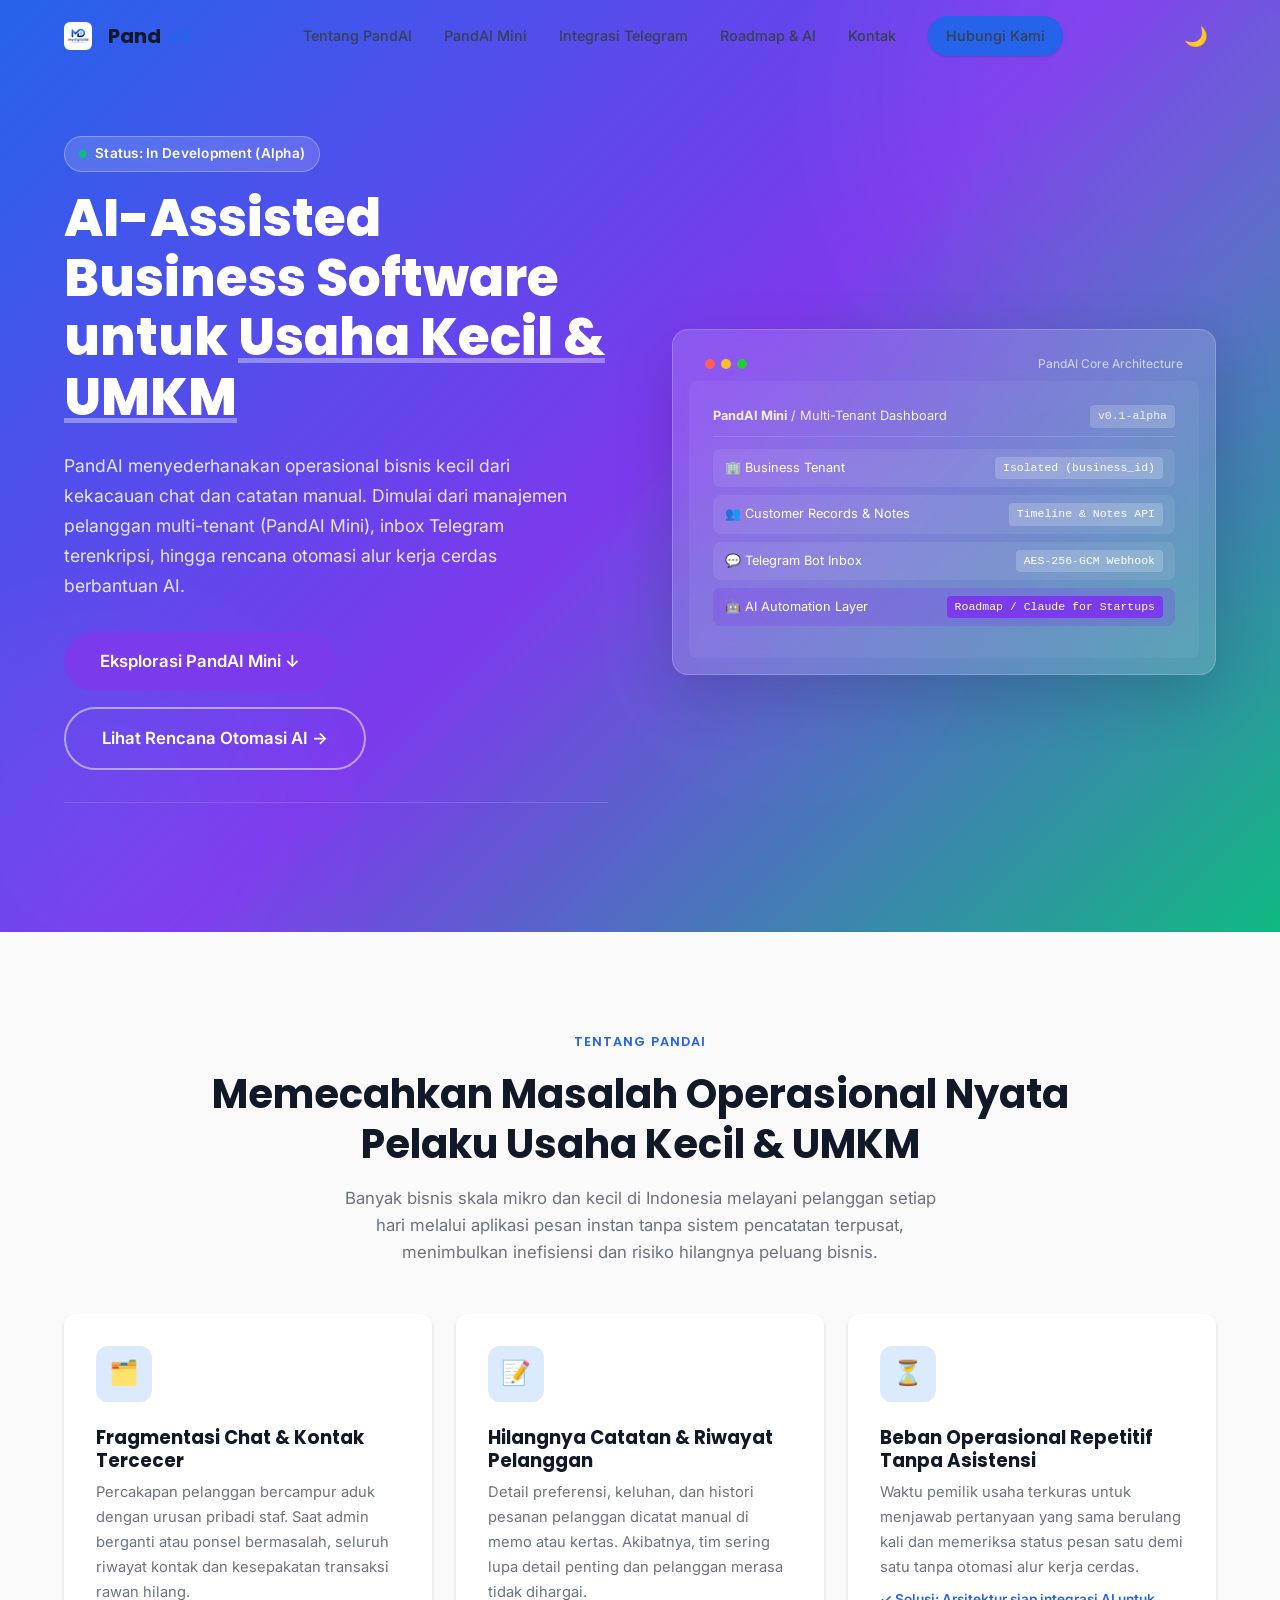
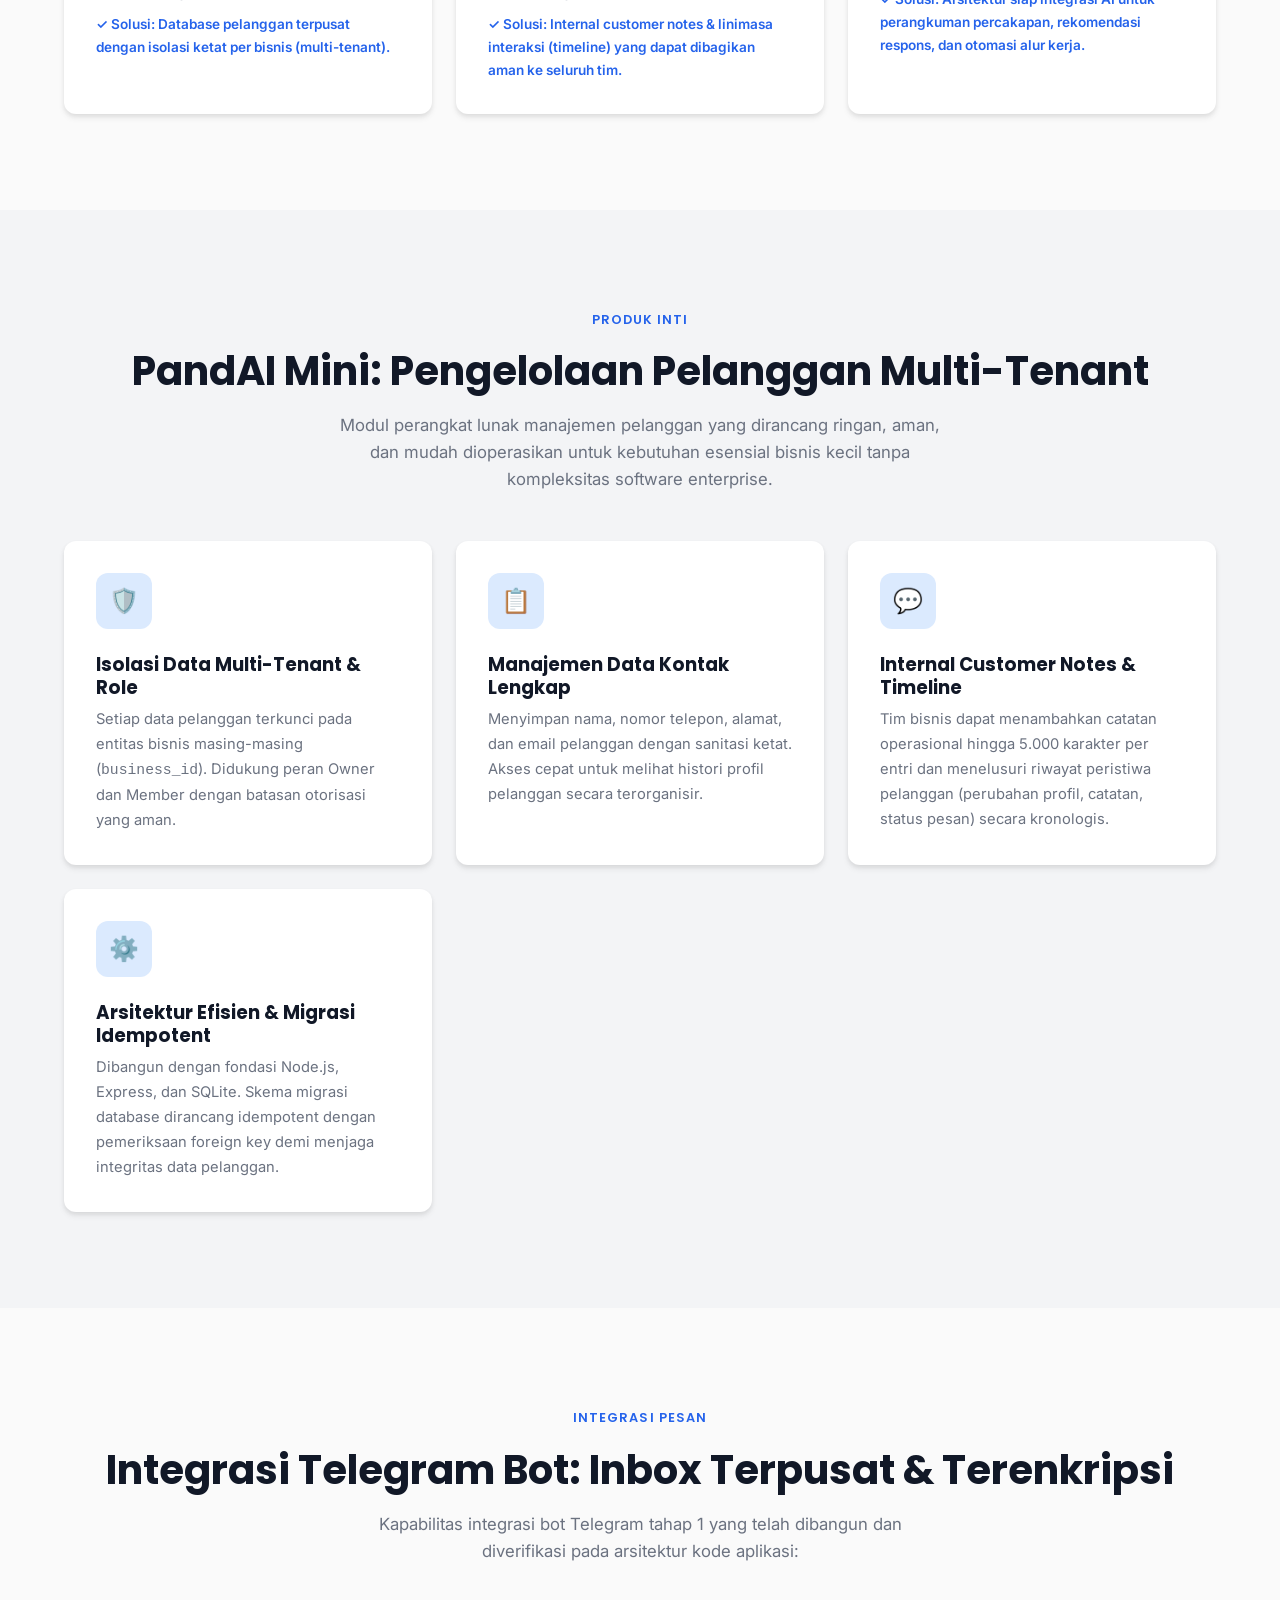
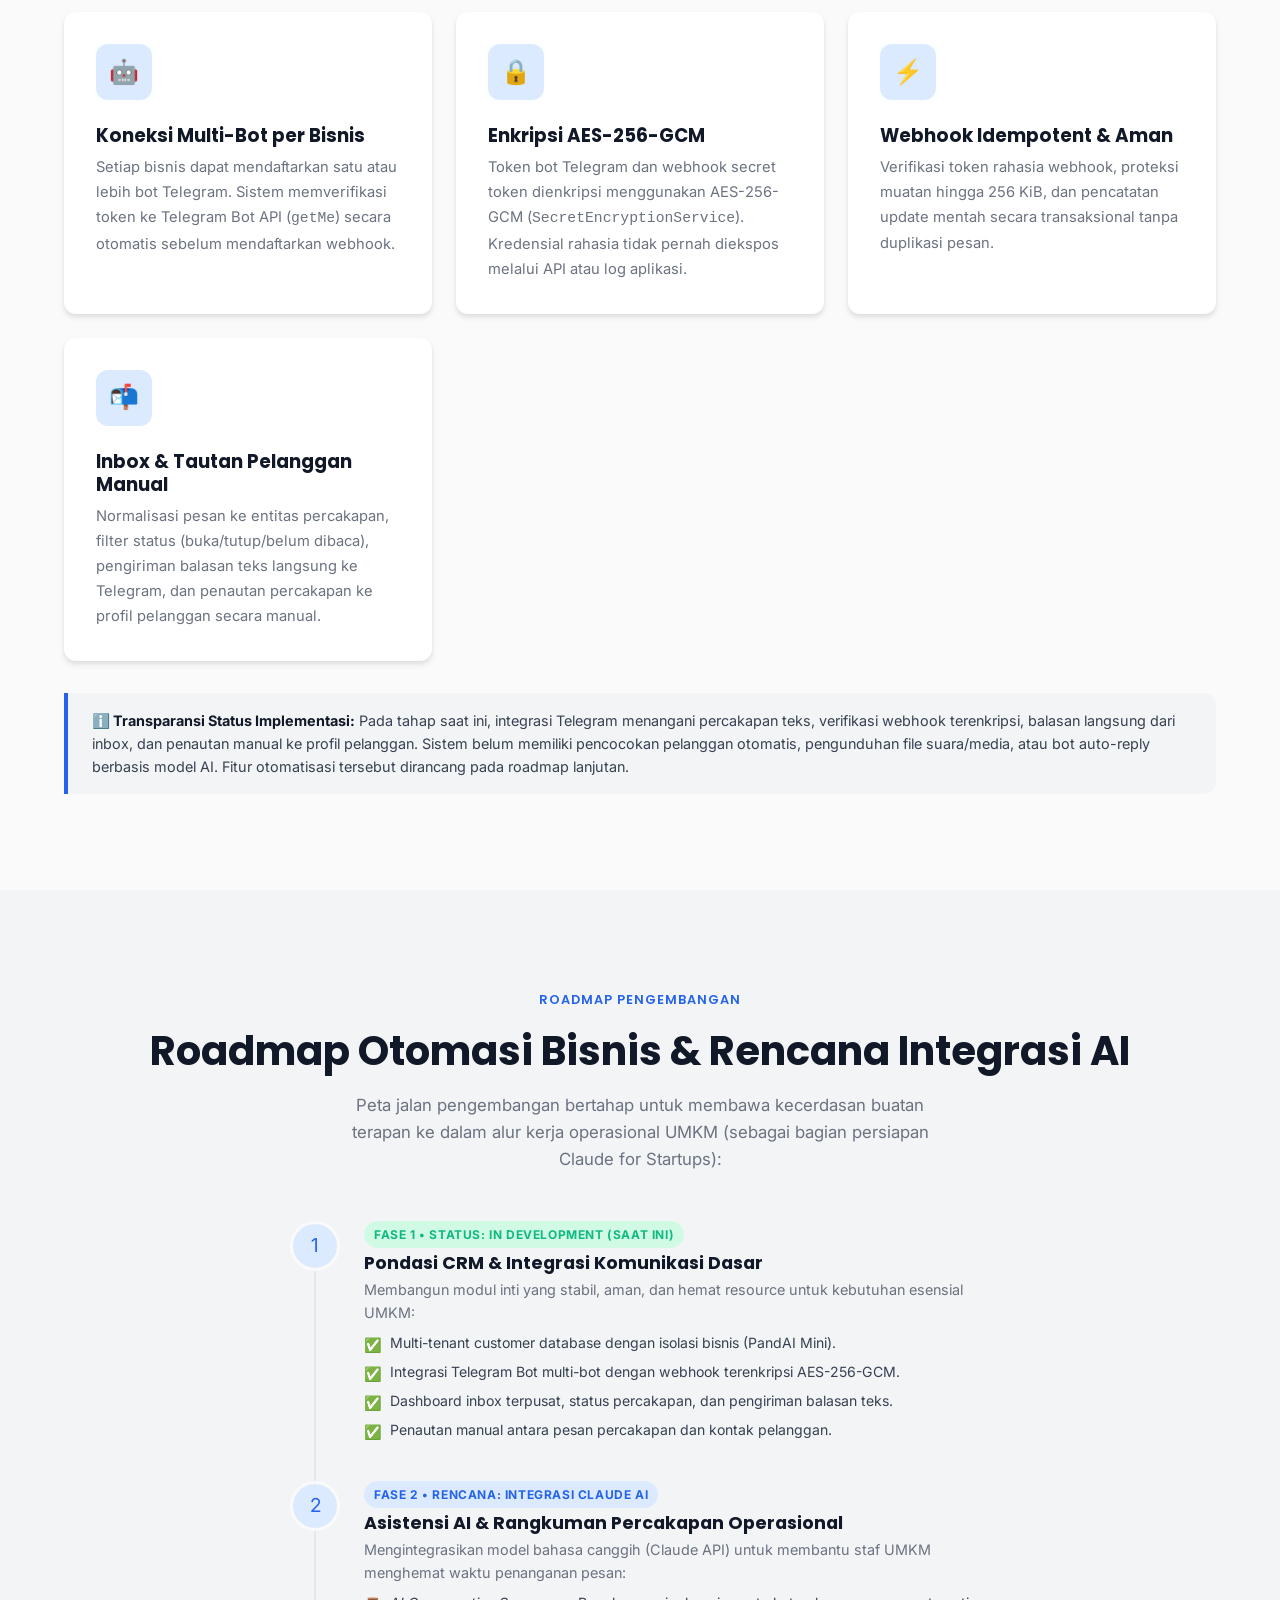
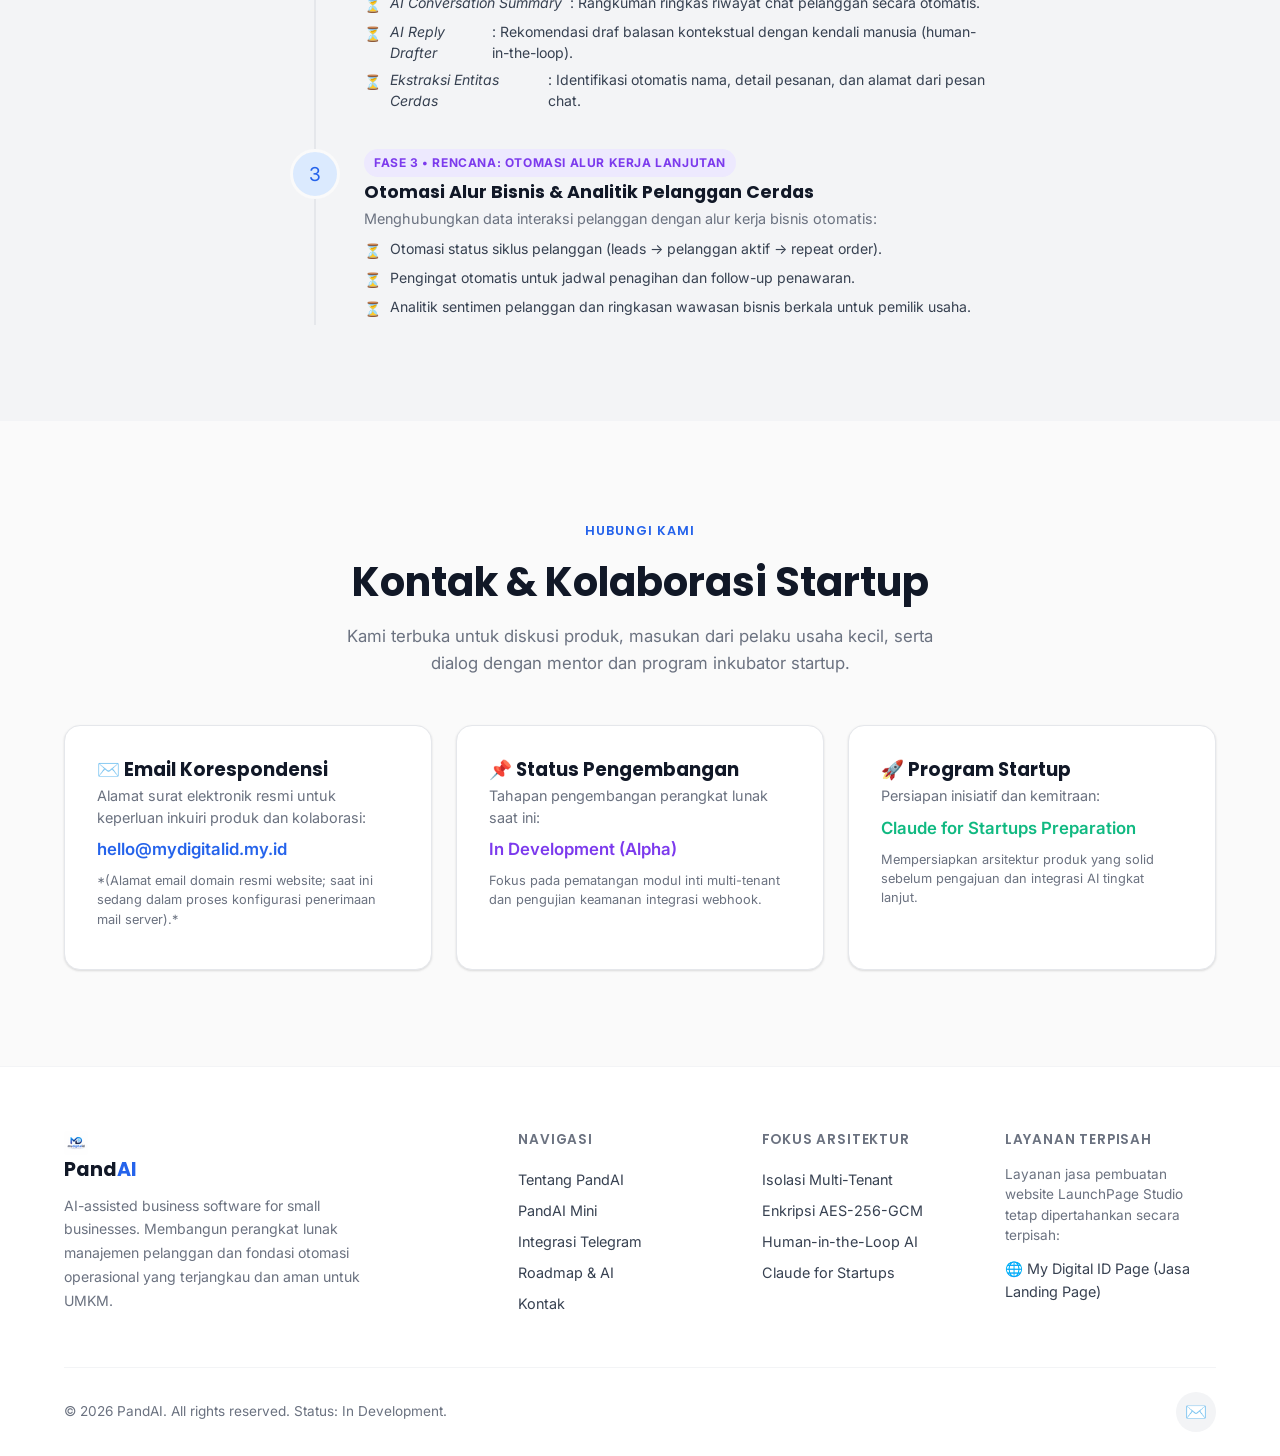
<file: index.html>
<!DOCTYPE html>
<html lang="id" data-theme="light">
<head>
  <meta charset="UTF-8">
  <meta name="viewport" content="width=device-width, initial-scale=1.0">
  <meta name="google-site-verification" content="jZ8ymO1F1xRS0G5hlgq2OsGdZnqHWou_9JCUnbBqZXY">
  <title>PandAI — AI-Assisted Business Software for Small Businesses</title>
  <meta name="description" content="PandAI adalah AI-assisted business software untuk UMKM: manajemen pelanggan terpadu (PandAI Mini), inbox integrasi Telegram terenkripsi, dan rencana otomasi bisnis cerdas. Status: In Development.">
  <meta name="keywords" content="PandAI, PandAI Mini, AI business software, CRM UMKM, manajemen pelanggan UMKM, otomasi bisnis, Telegram Bot CRM, software bisnis kecil">
  <meta name="author" content="PandAI Team">

  <!-- Favicon / Logo -->
  <link rel="icon" type="image/x-icon" href="/favicon.ico">
  <link rel="icon" type="image/png" sizes="32x32" href="/assets/favicon-32x32.png">
  <link rel="icon" type="image/png" sizes="192x192" href="/assets/favicon-192x192.png">
  <link rel="apple-touch-icon" sizes="180x180" href="/assets/apple-touch-icon.png">

  <!-- Open Graph -->
  <meta property="og:title" content="PandAI — AI-Assisted Business Software for Small Businesses">
  <meta property="og:description" content="Software manajemen pelanggan multi-tenant dan integrasi percakapan operasional untuk usaha kecil dan UMKM. Status: In Development.">
  <meta property="og:type" content="website">
  <meta property="og:url" content="https://mydigitalid.my.id">
  <meta property="og:image" content="https://mydigitalid.my.id/og-image.jpg">

  <!-- Twitter Card -->
  <meta name="twitter:card" content="summary_large_image">
  <meta name="twitter:title" content="PandAI — AI-Assisted Business Software for Small Businesses">
  <meta name="twitter:description" content="AI-assisted business software untuk UMKM: manajemen pelanggan multi-tenant, integrasi Telegram bot terenkripsi, dan roadmap otomasi bisnis.">

  <!-- Canonical -->
  <link rel="canonical" href="https://mydigitalid.my.id">

  <!-- Schema.org -->
  <script type="application/ld+json">
  {
    "@context": "https://schema.org",
    "@type": "SoftwareApplication",
    "name": "PandAI",
    "applicationCategory": "BusinessApplication",
    "operatingSystem": "Web, Cloud",
    "description": "AI-assisted business software for small businesses. Solusi manajemen pelanggan (PandAI Mini), integrasi Telegram bot, dan rencana otomasi bisnis.",
    "url": "https://mydigitalid.my.id",
    "offers": {
      "@type": "Offer",
      "price": "0",
      "priceCurrency": "IDR",
      "availability": "https://schema.org/PreOrder"
    },
    "creator": {
      "@type": "Organization",
      "name": "PandAI",
      "url": "https://mydigitalid.my.id",
      "email": "hello@mydigitalid.my.id"
    }
  }
  </script>

  <!-- Fonts -->
  <link rel="preconnect" href="https://fonts.googleapis.com">
  <link rel="preconnect" href="https://fonts.gstatic.com" crossorigin>
  <link href="https://fonts.googleapis.com/css2?family=Inter:wght@400;500;600;700&family=Poppins:wght@600;700;800&display=swap" rel="stylesheet">

  <!-- Styles -->
  <link rel="stylesheet" href="css/style.css">
</head>
<body>
  <!-- Scroll Progress -->
  <div id="scroll-progress"></div>

  <!-- Navigation -->
  <nav class="navbar" role="navigation" aria-label="Navigasi utama">
    <div class="container">
      <a href="#" class="nav-logo">
        <img src="/assets/logo-32.png" alt="PandAI Logo" style="width:28px;height:28px;vertical-align:middle;margin-right:8px;border-radius:6px">
        Pand<span>AI</span>
      </a>

      <ul class="nav-links">
        <li><a href="#tentang">Tentang PandAI</a></li>
        <li><a href="#pandai-mini">PandAI Mini</a></li>
        <li><a href="#telegram">Integrasi Telegram</a></li>
        <li><a href="#roadmap">Roadmap & AI</a></li>
        <li><a href="#kontak">Kontak</a></li>
        <li><a href="#kontak" class="btn btn-small btn-contained">Hubungi Kami</a></li>
      </ul>

      <div class="nav-actions">
        <button class="theme-toggle" aria-label="Ganti tema">🌙</button>
        <button class="hamburger" aria-label="Menu navigasi">
          <span></span>
          <span></span>
          <span></span>
        </button>
      </div>
    </div>
  </nav>

  <!-- Hero Section -->
  <section class="hero" id="home">
    <div class="hero-bg"></div>
    <div class="hero-blob hero-blob-1"></div>
    <div class="hero-blob hero-blob-2"></div>
    <div class="hero-blob hero-blob-3"></div>

    <div class="container">
      <div class="hero-content">
        <div class="hero-text fade-up">
          <div class="hero-status-badge">
            <span class="status-dot"></span> Status: In Development (Alpha)
          </div>
          <h1 class="hero-title">
            AI-Assisted Business Software<br>
            untuk <span style="text-decoration: underline; text-decoration-color: rgba(255,255,255,0.35);">Usaha Kecil & UMKM</span>
          </h1>
          <p class="hero-subtitle">
            PandAI menyederhanakan operasional bisnis kecil dari kekacauan chat dan catatan manual. Dimulai dari manajemen pelanggan multi-tenant (PandAI Mini), inbox Telegram terenkripsi, hingga rencana otomasi alur kerja cerdas berbantuan AI.
          </p>
          <div class="hero-actions">
            <a href="#pandai-mini" class="btn btn-secondary btn-large">
              Eksplorasi PandAI Mini ↓
            </a>
            <a href="#roadmap" class="btn btn-outlined btn-large">
              Lihat Rencana Otomasi AI →
            </a>
          </div>
          <div class="hero-indicators">
            <div class="indicator fade-up delay-300">
              <span class="icon">🏢</span>
              <span>Multi-Tenant CRM</span>
            </div>
            <div class="indicator fade-up delay-400">
              <span class="icon">🔐</span>
              <span>Enkripsi AES-256</span>
            </div>
            <div class="indicator fade-up delay-500">
              <span class="icon">🤖</span>
              <span>Persiapan AI</span>
            </div>
          </div>
        </div>

        <div class="hero-mockup hero-mockup-pandai fade-up delay-200">
          <div class="hero-mockup-inner">
            <div class="mockup-bar">
              <span class="mockup-dot" style="background:#FF5F56;"></span>
              <span class="mockup-dot" style="background:#FFBD2E;"></span>
              <span class="mockup-dot" style="background:#27C93F;"></span>
              <span style="font-size:0.75rem; color:rgba(255,255,255,0.7); margin-left:auto;">PandAI Core Architecture</span>
            </div>
            <div class="mockup-screen">
              <div class="mockup-ui">
                <div class="mockup-ui-header">
                  <span><strong>PandAI Mini</strong> / Multi-Tenant Dashboard</span>
                  <span class="mockup-ui-badge">v0.1-alpha</span>
                </div>
                <div class="mockup-ui-row">
                  <span>🏢 Business Tenant</span>
                  <span class="mockup-ui-badge">Isolated (business_id)</span>
                </div>
                <div class="mockup-ui-row">
                  <span>👥 Customer Records & Notes</span>
                  <span class="mockup-ui-badge">Timeline & Notes API</span>
                </div>
                <div class="mockup-ui-row">
                  <span>💬 Telegram Bot Inbox</span>
                  <span class="mockup-ui-badge">AES-256-GCM Webhook</span>
                </div>
                <div class="mockup-ui-row" style="background:rgba(124, 58, 237, 0.25);">
                  <span>🤖 AI Automation Layer</span>
                  <span class="mockup-ui-badge" style="background:#7C3AED; color:#fff;">Roadmap / Claude for Startups</span>
                </div>
              </div>
            </div>
          </div>
        </div>
      </div>
    </div>
  </section>

  <!-- Section: Tentang PandAI & Masalah Operasional UMKM -->
  <section class="why-section" id="tentang">
    <div class="container">
      <div class="text-center fade-up">
        <span class="section-label">Tentang PandAI</span>
        <h2 class="section-title">Memecahkan Masalah Operasional Nyata<br>Pelaku Usaha Kecil & UMKM</h2>
        <p class="section-subtitle">
          Banyak bisnis skala mikro dan kecil di Indonesia melayani pelanggan setiap hari melalui aplikasi pesan instan tanpa sistem pencatatan terpusat, menimbulkan inefisiensi dan risiko hilangnya peluang bisnis.
        </p>
      </div>

      <div class="why-grid">
        <div class="why-card m3-card-elevated fade-up delay-100">
          <div class="card-icon">🗂️</div>
          <h3>Fragmentasi Chat & Kontak Tercecer</h3>
          <p>
            Percakapan pelanggan bercampur aduk dengan urusan pribadi staf. Saat admin berganti atau ponsel bermasalah, seluruh riwayat kontak dan kesepakatan transaksi rawan hilang.
          </p>
          <p style="font-size:0.85rem; color:var(--md-primary); margin-top:8px; font-weight:600;">
            ✓ Solusi: Database pelanggan terpusat dengan isolasi ketat per bisnis (multi-tenant).
          </p>
        </div>

        <div class="why-card m3-card-elevated fade-up delay-200">
          <div class="card-icon">📝</div>
          <h3>Hilangnya Catatan & Riwayat Pelanggan</h3>
          <p>
            Detail preferensi, keluhan, dan histori pesanan pelanggan dicatat manual di memo atau kertas. Akibatnya, tim sering lupa detail penting dan pelanggan merasa tidak dihargai.
          </p>
          <p style="font-size:0.85rem; color:var(--md-primary); margin-top:8px; font-weight:600;">
            ✓ Solusi: Internal customer notes & linimasa interaksi (timeline) yang dapat dibagikan aman ke seluruh tim.
          </p>
        </div>

        <div class="why-card m3-card-elevated fade-up delay-300">
          <div class="card-icon">⏳</div>
          <h3>Beban Operasional Repetitif Tanpa Asistensi</h3>
          <p>
            Waktu pemilik usaha terkuras untuk menjawab pertanyaan yang sama berulang kali dan memeriksa status pesan satu demi satu tanpa otomasi alur kerja cerdas.
          </p>
          <p style="font-size:0.85rem; color:var(--md-primary); margin-top:8px; font-weight:600;">
            ✓ Solusi: Arsitektur siap integrasi AI untuk perangkuman percakapan, rekomendasi respons, dan otomasi alur kerja.
          </p>
        </div>
      </div>
    </div>
  </section>

  <!-- Section: PandAI Mini Core Product -->
  <section class="how-section" id="pandai-mini" style="background:var(--md-surface-variant);">
    <div class="container">
      <div class="text-center fade-up">
        <span class="section-label">Produk Inti</span>
        <h2 class="section-title">PandAI Mini: Pengelolaan Pelanggan Multi-Tenant</h2>
        <p class="section-subtitle">
          Modul perangkat lunak manajemen pelanggan yang dirancang ringan, aman, dan mudah dioperasikan untuk kebutuhan esensial bisnis kecil tanpa kompleksitas software enterprise.
        </p>
      </div>

      <div class="why-grid">
        <div class="why-card m3-card-elevated fade-up delay-100">
          <div class="card-icon">🛡️</div>
          <h3>Isolasi Data Multi-Tenant & Role</h3>
          <p>
            Setiap data pelanggan terkunci pada entitas bisnis masing-masing (<code>business_id</code>). Didukung peran Owner dan Member dengan batasan otorisasi yang aman.
          </p>
        </div>

        <div class="why-card m3-card-elevated fade-up delay-200">
          <div class="card-icon">📋</div>
          <h3>Manajemen Data Kontak Lengkap</h3>
          <p>
            Menyimpan nama, nomor telepon, alamat, dan email pelanggan dengan sanitasi ketat. Akses cepat untuk melihat histori profil pelanggan secara terorganisir.
          </p>
        </div>

        <div class="why-card m3-card-elevated fade-up delay-300">
          <div class="card-icon">💬</div>
          <h3>Internal Customer Notes & Timeline</h3>
          <p>
            Tim bisnis dapat menambahkan catatan operasional hingga 5.000 karakter per entri dan menelusuri riwayat peristiwa pelanggan (perubahan profil, catatan, status pesan) secara kronologis.
          </p>
        </div>

        <div class="why-card m3-card-elevated fade-up delay-400">
          <div class="card-icon">⚙️</div>
          <h3>Arsitektur Efisien & Migrasi Idempotent</h3>
          <p>
            Dibangun dengan fondasi Node.js, Express, dan SQLite. Skema migrasi database dirancang idempotent dengan pemeriksaan foreign key demi menjaga integritas data pelanggan.
          </p>
        </div>
      </div>
    </div>
  </section>

  <!-- Section: Integrasi Telegram Terverifikasi -->
  <section class="why-section" id="telegram">
    <div class="container">
      <div class="text-center fade-up">
        <span class="section-label">Integrasi Pesan</span>
        <h2 class="section-title">Integrasi Telegram Bot: Inbox Terpusat & Terenkripsi</h2>
        <p class="section-subtitle">
          Kapabilitas integrasi bot Telegram tahap 1 yang telah dibangun dan diverifikasi pada arsitektur kode aplikasi:
        </p>
      </div>

      <div class="why-grid">
        <div class="why-card m3-card-elevated fade-up delay-100">
          <div class="card-icon">🤖</div>
          <h3>Koneksi Multi-Bot per Bisnis</h3>
          <p>
            Setiap bisnis dapat mendaftarkan satu atau lebih bot Telegram. Sistem memverifikasi token ke Telegram Bot API (<code>getMe</code>) secara otomatis sebelum mendaftarkan webhook.
          </p>
        </div>

        <div class="why-card m3-card-elevated fade-up delay-200">
          <div class="card-icon">🔒</div>
          <h3>Enkripsi AES-256-GCM</h3>
          <p>
            Token bot Telegram dan webhook secret token dienkripsi menggunakan AES-256-GCM (<code>SecretEncryptionService</code>). Kredensial rahasia tidak pernah diekspos melalui API atau log aplikasi.
          </p>
        </div>

        <div class="why-card m3-card-elevated fade-up delay-300">
          <div class="card-icon">⚡</div>
          <h3>Webhook Idempotent & Aman</h3>
          <p>
            Verifikasi token rahasia webhook, proteksi muatan hingga 256 KiB, dan pencatatan update mentah secara transaksional tanpa duplikasi pesan.
          </p>
        </div>

        <div class="why-card m3-card-elevated fade-up delay-400">
          <div class="card-icon">📬</div>
          <h3>Inbox & Tautan Pelanggan Manual</h3>
          <p>
            Normalisasi pesan ke entitas percakapan, filter status (buka/tutup/belum dibaca), pengiriman balasan teks langsung ke Telegram, dan penautan percakapan ke profil pelanggan secara manual.
          </p>
        </div>
      </div>

      <div class="transparency-box fade-up">
        <strong>ℹ️ Transparansi Status Implementasi:</strong> Pada tahap saat ini, integrasi Telegram menangani percakapan teks, verifikasi webhook terenkripsi, balasan langsung dari inbox, dan penautan manual ke profil pelanggan. Sistem belum memiliki pencocokan pelanggan otomatis, pengunduhan file suara/media, atau bot auto-reply berbasis model AI. Fitur otomatisasi tersebut dirancang pada roadmap lanjutan.
      </div>
    </div>
  </section>

  <!-- Section: Roadmap Otomasi Bisnis & Rencana Integrasi AI -->
  <section class="how-section" id="roadmap" style="background:var(--md-surface-variant);">
    <div class="container">
      <div class="text-center fade-up">
        <span class="section-label">Roadmap Pengembangan</span>
        <h2 class="section-title">Roadmap Otomasi Bisnis & Rencana Integrasi AI</h2>
        <p class="section-subtitle">
          Peta jalan pengembangan bertahap untuk membawa kecerdasan buatan terapan ke dalam alur kerja operasional UMKM (sebagai bagian persiapan Claude for Startups):
        </p>
      </div>

      <div class="timeline">
        <!-- Fase 1 -->
        <div class="timeline-item fade-up">
          <div class="timeline-icon">1</div>
          <div class="timeline-content">
            <span class="roadmap-phase-tag active">Fase 1 • Status: In Development (Saat ini)</span>
            <h3>Pondasi CRM & Integrasi Komunikasi Dasar</h3>
            <p>Membangun modul inti yang stabil, aman, dan hemat resource untuk kebutuhan esensial UMKM:</p>
            <ul class="roadmap-list">
              <li><span class="icon">✅</span> Multi-tenant customer database dengan isolasi bisnis (PandAI Mini).</li>
              <li><span class="icon">✅</span> Integrasi Telegram Bot multi-bot dengan webhook terenkripsi AES-256-GCM.</li>
              <li><span class="icon">✅</span> Dashboard inbox terpusat, status percakapan, dan pengiriman balasan teks.</li>
              <li><span class="icon">✅</span> Penautan manual antara pesan percakapan dan kontak pelanggan.</li>
            </ul>
          </div>
        </div>

        <!-- Fase 2 -->
        <div class="timeline-item fade-up delay-100">
          <div class="timeline-icon">2</div>
          <div class="timeline-content">
            <span class="roadmap-phase-tag planned">Fase 2 • Rencana: Integrasi Claude AI</span>
            <h3>Asistensi AI & Rangkuman Percakapan Operasional</h3>
            <p>Mengintegrasikan model bahasa canggih (Claude API) untuk membantu staf UMKM menghemat waktu penanganan pesan:</p>
            <ul class="roadmap-list">
              <li><span class="icon">⏳</span> <em>AI Conversation Summary</em>: Rangkuman ringkas riwayat chat pelanggan secara otomatis.</li>
              <li><span class="icon">⏳</span> <em>AI Reply Drafter</em>: Rekomendasi draf balasan kontekstual dengan kendali manusia (human-in-the-loop).</li>
              <li><span class="icon">⏳</span> <em>Ekstraksi Entitas Cerdas</em>: Identifikasi otomatis nama, detail pesanan, dan alamat dari pesan chat.</li>
            </ul>
          </div>
        </div>

        <!-- Fase 3 -->
        <div class="timeline-item fade-up delay-200">
          <div class="timeline-icon">3</div>
          <div class="timeline-content">
            <span class="roadmap-phase-tag future">Fase 3 • Rencana: Otomasi Alur Kerja Lanjutan</span>
            <h3>Otomasi Alur Bisnis & Analitik Pelanggan Cerdas</h3>
            <p>Menghubungkan data interaksi pelanggan dengan alur kerja bisnis otomatis:</p>
            <ul class="roadmap-list">
              <li><span class="icon">⏳</span> Otomasi status siklus pelanggan (leads → pelanggan aktif → repeat order).</li>
              <li><span class="icon">⏳</span> Pengingat otomatis untuk jadwal penagihan dan follow-up penawaran.</li>
              <li><span class="icon">⏳</span> Analitik sentimen pelanggan dan ringkasan wawasan bisnis berkala untuk pemilik usaha.</li>
            </ul>
          </div>
        </div>
      </div>
    </div>
  </section>

  <!-- Section: Kontak & Informasi Proyek -->
  <section class="why-section" id="kontak">
    <div class="container">
      <div class="text-center fade-up">
        <span class="section-label">Hubungi Kami</span>
        <h2 class="section-title">Kontak & Kolaborasi Startup</h2>
        <p class="section-subtitle">
          Kami terbuka untuk diskusi produk, masukan dari pelaku usaha kecil, serta dialog dengan mentor dan program inkubator startup.
        </p>
      </div>

      <div class="contact-grid fade-up">
        <div class="contact-card">
          <h3>✉️ Email Korespondensi</h3>
          <p>Alamat surat elektronik resmi untuk keperluan inkuiri produk dan kolaborasi:</p>
          <div class="contact-val" data-copy="hello@mydigitalid.my.id">hello@mydigitalid.my.id</div>
          <p style="font-size:0.8rem; color:var(--md-text-muted); margin-top:8px;">
            *(Alamat email domain resmi website; saat ini sedang dalam proses konfigurasi penerimaan mail server).*
          </p>
        </div>

        <div class="contact-card">
          <h3>📌 Status Pengembangan</h3>
          <p>Tahapan pengembangan perangkat lunak saat ini:</p>
          <div class="contact-val" style="color:var(--md-secondary);">In Development (Alpha)</div>
          <p style="font-size:0.8rem; color:var(--md-text-muted); margin-top:8px;">
            Fokus pada pematangan modul inti multi-tenant dan pengujian keamanan integrasi webhook.
          </p>
        </div>

        <div class="contact-card">
          <h3>🚀 Program Startup</h3>
          <p>Persiapan inisiatif dan kemitraan:</p>
          <div class="contact-val" style="color:var(--md-tertiary);">Claude for Startups Preparation</div>
          <p style="font-size:0.8rem; color:var(--md-text-muted); margin-top:8px;">
            Mempersiapkan arsitektur produk yang solid sebelum pengajuan dan integrasi AI tingkat lanjut.
          </p>
        </div>
      </div>
    </div>
  </section>

  <!-- Footer -->
  <footer class="footer" id="footer">
    <div class="container">
      <div class="footer-grid">
        <div class="footer-brand fade-up">
          <div class="footer-logo">
            <img src="/assets/logo-32.png" alt="PandAI" style="width:24px;height:24px;vertical-align:middle;margin-right:8px;border-radius:4px">
            Pand<span>AI</span>
          </div>
          <p>
            AI-assisted business software for small businesses. Membangun perangkat lunak manajemen pelanggan dan fondasi otomasi operasional yang terjangkau dan aman untuk UMKM.
          </p>
        </div>

        <div class="footer-col fade-up delay-100">
          <h4>Navigasi</h4>
          <a href="#tentang">Tentang PandAI</a>
          <a href="#pandai-mini">PandAI Mini</a>
          <a href="#telegram">Integrasi Telegram</a>
          <a href="#roadmap">Roadmap & AI</a>
          <a href="#kontak">Kontak</a>
        </div>

        <div class="footer-col fade-up delay-200">
          <h4>Fokus Arsitektur</h4>
          <a href="#pandai-mini">Isolasi Multi-Tenant</a>
          <a href="#telegram">Enkripsi AES-256-GCM</a>
          <a href="#roadmap">Human-in-the-Loop AI</a>
          <a href="#kontak">Claude for Startups</a>
        </div>

        <div class="footer-col fade-up delay-300">
          <h4>Layanan Terpisah</h4>
          <p style="font-size:0.85rem; color:var(--md-text-muted); line-height:1.5; margin-bottom:8px;">
            Layanan jasa pembuatan website LaunchPage Studio tetap dipertahankan secara terpisah:
          </p>
          <a href="launchpage.html">🌐 My Digital ID Page (Jasa Landing Page)</a>
        </div>
      </div>

      <div class="footer-bottom">
        <span>&copy; 2026 PandAI. All rights reserved. Status: In Development.</span>
        <div class="footer-social">
          <a href="mailto:hello@mydigitalid.my.id" aria-label="Email" title="hello@mydigitalid.my.id">✉️</a>
        </div>
      </div>
    </div>
  </footer>

  <!-- Back to Top -->
  <button class="back-to-top" aria-label="Kembali ke atas">↑</button>

  <!-- Toast -->
  <div class="toast"></div>

  <!-- Scripts -->
  <script src="js/main.js"></script>
</body>
</html>
</file>
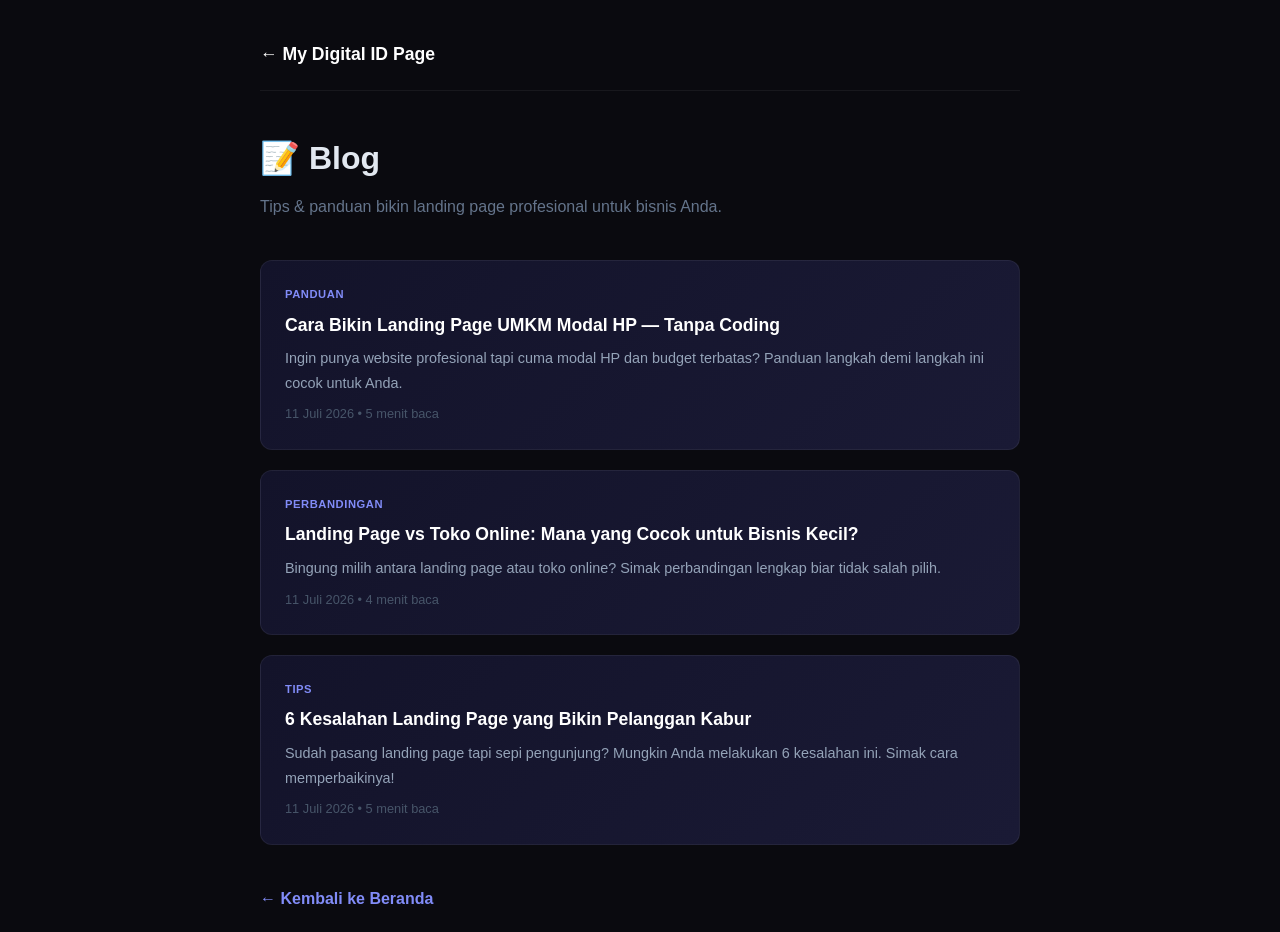
<file: blog/index.html>
<!DOCTYPE html>
<html lang="id">
<head>
  <meta charset="UTF-8">
  <meta name="viewport" content="width=device-width, initial-scale=1.0">
  <title>Blog — My Digital ID Page</title>
  <meta name="description" content="Tips, panduan, dan trik membuat landing page profesional untuk UMKM, content creator, dan personal branding.">
  <link rel="canonical" href="https://mydigitalid.my.id/blog/">
  <style>
    * { margin: 0; padding: 0; box-sizing: border-box; }
    body {
      font-family: -apple-system, BlinkMacSystemFont, 'Segoe UI', Roboto, sans-serif;
      background: #0a0a0f;
      color: #e2e8f0;
      line-height: 1.7;
    }
    .container { max-width: 800px; margin: 0 auto; padding: 20px; }

    /* Nav */
    .blog-nav {
      padding: 20px 0;
      border-bottom: 1px solid rgba(255,255,255,0.06);
      margin-bottom: 40px;
    }
    .blog-nav a {
      color: #818cf8;
      text-decoration: none;
      font-weight: 600;
      font-size: 0.9rem;
    }
    .blog-nav .brand {
      font-size: 1.1rem;
      color: #fff;
    }

    h1 { font-size: 2rem; margin-bottom: 8px; }
    .subtitle { color: #64748b; margin-bottom: 40px; }

    .post-list { display: flex; flex-direction: column; gap: 20px; }
    .post-card {
      background: linear-gradient(135deg, #13132a, #1a1a35);
      border: 1px solid rgba(255,255,255,0.06);
      border-radius: 12px;
      padding: 24px;
      transition: 0.2s;
    }
    .post-card:hover { border-color: rgba(99,102,241,0.2); transform: translateY(-2px); }
    .post-card .cat {
      font-size: 0.7rem;
      font-weight: 700;
      text-transform: uppercase;
      letter-spacing: 0.05em;
      color: #818cf8;
      margin-bottom: 6px;
    }
    .post-card h2 { font-size: 1.1rem; margin-bottom: 6px; }
    .post-card h2 a { color: #fff; text-decoration: none; }
    .post-card h2 a:hover { color: #818cf8; }
    .post-card .excerpt { font-size: 0.9rem; color: #94a3b8; }
    .post-card .meta {
      font-size: 0.8rem;
      color: #475569;
      margin-top: 8px;
    }
    .back-link {
      display: inline-block;
      margin-top: 40px;
      color: #818cf8;
      text-decoration: none;
      font-weight: 600;
    }
    .back-link:hover { color: #a5b4fc; }

    @media (max-width: 640px) {
      .container { padding: 16px; }
    }
  </style>
</head>
<body>
  <div class="container">
    <nav class="blog-nav">
      <a href="https://mydigitalid.my.id/" class="brand">← My Digital ID Page</a>
    </nav>

    <h1>📝 Blog</h1>
    <p class="subtitle">Tips & panduan bikin landing page profesional untuk bisnis Anda.</p>

    <div class="post-list">
      <div class="post-card">
        <div class="cat">Panduan</div>
        <h2><a href="cara-bikin-landing-page-umkm-modal-hp.html">Cara Bikin Landing Page UMKM Modal HP — Tanpa Coding</a></h2>
        <p class="excerpt">Ingin punya website profesional tapi cuma modal HP dan budget terbatas? Panduan langkah demi langkah ini cocok untuk Anda.</p>
        <p class="meta">11 Juli 2026 • 5 menit baca</p>
      </div>

      <div class="post-card">
        <div class="cat">Perbandingan</div>
        <h2><a href="landing-page-vs-toko-online-umkm.html">Landing Page vs Toko Online: Mana yang Cocok untuk Bisnis Kecil?</a></h2>
        <p class="excerpt">Bingung milih antara landing page atau toko online? Simak perbandingan lengkap biar tidak salah pilih.</p>
        <p class="meta">11 Juli 2026 • 4 menit baca</p>
      </div>

      <div class="post-card">
        <div class="cat">Tips</div>
        <h2><a href="6-kesalahan-landing-page-pemula.html">6 Kesalahan Landing Page yang Bikin Pelanggan Kabur</a></h2>
        <p class="excerpt">Sudah pasang landing page tapi sepi pengunjung? Mungkin Anda melakukan 6 kesalahan ini. Simak cara memperbaikinya!</p>
        <p class="meta">11 Juli 2026 • 5 menit baca</p>
      </div>
    </div>

    <a href="https://mydigitalid.my.id/" class="back-link">← Kembali ke Beranda</a>
  </div>
</body>
</html>
</file>
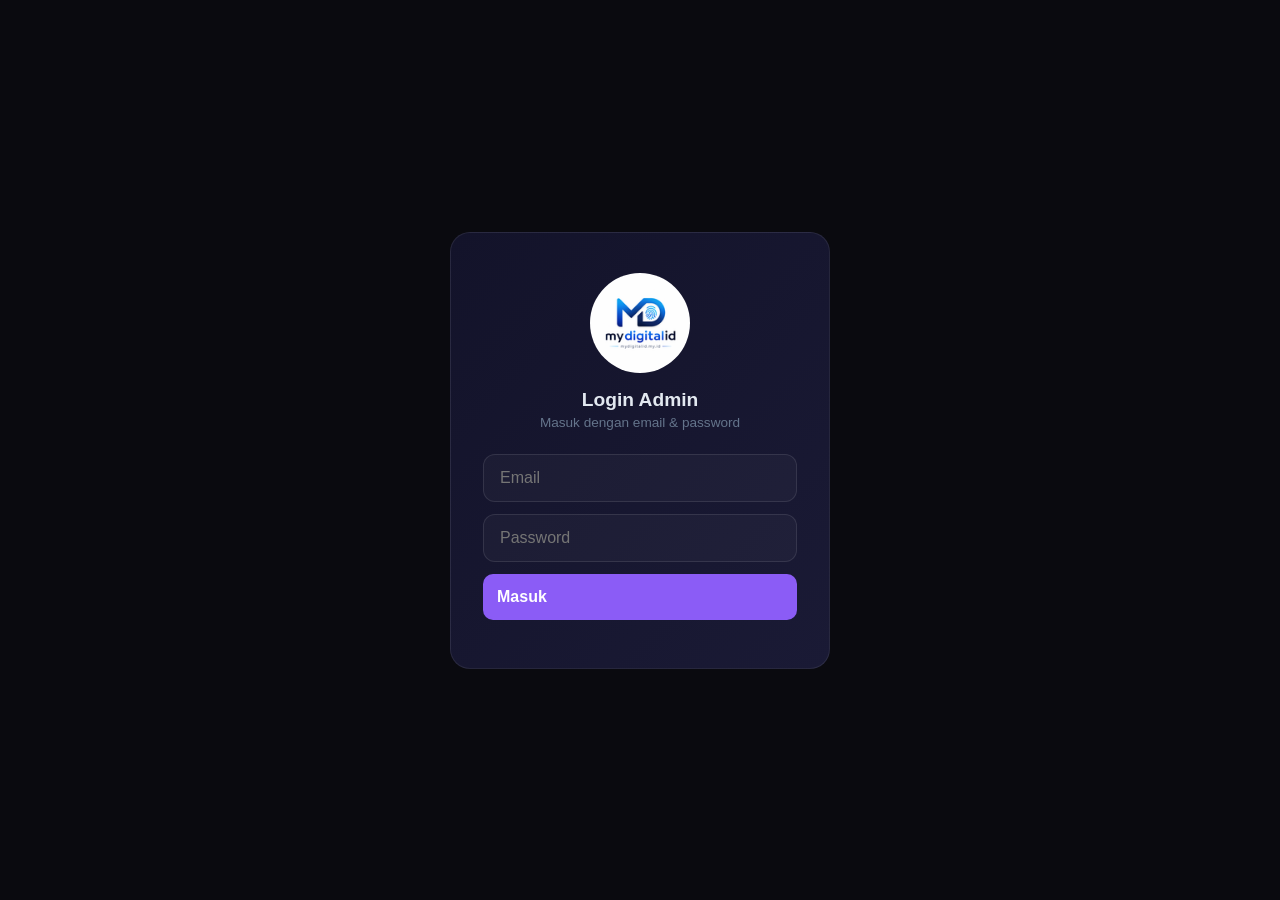
<file: client/index.html>
<!DOCTYPE html>
<html lang="id">
<head>
  <meta charset="UTF-8">
  <meta name="viewport" content="width=device-width, initial-scale=1.0">
  <link rel="icon" type="image/x-icon" href="/favicon.ico">
  <link rel="icon" type="image/png" sizes="32x32" href="/assets/favicon-32x32.png">
  <link rel="icon" type="image/png" sizes="192x192" href="/assets/favicon-192x192.png">
  <link rel="apple-touch-icon" sizes="180x180" href="/assets/apple-touch-icon.png">
  <title>Client — My Digital ID Page</title>
  <script src="supabase.js"></script>
  <script>
    const SUPABASE_URL = "https://ifozejithwettwcayzqb.supabase.co";
    const SUPABASE_KEY = "eyJhbGciOiJIUzI1NiIsInR5cCI6IkpXVCJ9.eyJpc3MiOiJzdXBhYmFzZSIsInJlZiI6Imlmb3plaml0aHdldHR3Y2F5enFiIiwicm9sZSI6ImFub24iLCJpYXQiOjE3ODI0ODI4NTksImV4cCI6MjA5ODA1ODg1OX0.iV6BBTNKIZ7knXYi0-5B_CYgsote-Mg1BpAvlbJjPHM";
    const supabase = window.__supa;
  </script>
  <style>
    * { margin:0; padding:0; box-sizing:border-box; }
    body {
      font-family: -apple-system, BlinkMacSystemFont, 'Segoe UI', Roboto, sans-serif;
      background: #0a0a0f; color: #e2e8f0;
      padding: 20px;
    }
    .container { max-width: 960px; margin: 0 auto; }
    .header { display:flex; justify-content:space-between; align-items:center; margin-bottom:24px; flex-wrap:wrap; gap:12px; }
    .header h1 { font-size:1.3rem; }
    .header h1 span { color:#8B5CF6; }
    .badge { font-size:0.75rem; background:rgba(255,255,255,0.06); padding:4px 12px; border-radius:20px; color:#64748b; }

    .btn {
      padding:10px 20px; border:none; border-radius:10px;
      font-weight:600; cursor:pointer; font-size:0.9rem;
      transition:0.2s; display:inline-flex; align-items:center; gap:6px;
    }
    .btn-primary { background:#8B5CF6; color:#fff; }
    .btn-primary:hover { filter:brightness(1.1); }
    .btn-sm { padding:6px 12px; font-size:0.8rem; }
    .btn-wa { background:#25D366; color:#fff; }
    .btn-wa:hover { filter:brightness(1.1); }
    .btn-outline { background:transparent; border:1px solid rgba(255,255,255,0.1); color:#94a3b8; }
    .btn-outline:hover { border-color:#8B5CF6; color:#8B5CF6; }
    .btn-danger { background:#ef4444; color:#fff; }
    .btn-success { background:#10b981; color:#fff; }

    .stats { display:grid; grid-template-columns:repeat(auto-fit, minmax(140px, 1fr)); gap:12px; margin-bottom:24px; }
    .stat-card { background:linear-gradient(135deg,#13132a,#1a1a35); border:1px solid rgba(255,255,255,0.06); border-radius:12px; padding:16px; text-align:center; }
    .stat-card .angka { font-size:1.8rem; font-weight:800; color:#8B5CF6; }
    .stat-card .label { font-size:0.75rem; color:#64748b; text-transform:uppercase; letter-spacing:0.05em; margin-top:4px; }

    .toolbar { display:flex; gap:8px; margin-bottom:16px; flex-wrap:wrap; }
    .search-box {
      flex:1; min-width:200px;
      padding:10px 14px; border:1px solid rgba(255,255,255,0.08);
      border-radius:10px; background:rgba(255,255,255,0.03);
      color:#e2e8f0; font-size:0.9rem; outline:none;
    }
    .search-box:focus { border-color:#8B5CF6; }

    .table-wrap {
      background:linear-gradient(135deg,#13132a,#1a1a35);
      border:1px solid rgba(255,255,255,0.06);
      border-radius:16px; overflow:hidden;
    }
    table { width:100%; border-collapse:collapse; }
    th { text-align:left; padding:12px 16px; font-size:0.75rem; color:#64748b; text-transform:uppercase; letter-spacing:0.05em; border-bottom:1px solid rgba(255,255,255,0.06); }
    td { padding:12px 16px; border-bottom:1px solid rgba(255,255,255,0.03); font-size:0.9rem; }
    tr:last-child td { border-bottom:none; }
    tr:hover td { background:rgba(255,255,255,0.02); }

    .status {
      display:inline-block; padding:3px 10px; border-radius:20px;
      font-size:0.75rem; font-weight:600;
    }
    .status-aktif { background:rgba(16,185,129,0.1); color:#10b981; }
    .status-selesai { background:rgba(100,116,139,0.1); color:#64748b; }
    .status-dibatalkan { background:rgba(239,68,68,0.1); color:#ef4444; }

    .paket-badge {
      display:inline-block; padding:2px 8px; border-radius:6px;
      font-size:0.75rem; font-weight:600;
    }
    .paket-basic { background:rgba(139,92,246,0.1); color:#a78bfa; }
    .paket-pro { background:rgba(59,130,246,0.1); color:#60a5fa; }
    .paket-premium { background:rgba(245,158,11,0.1); color:#fbbf24; }
    .paket-kustom { background:rgba(236,72,153,0.1); color:#f472b6; }

    .actions { display:flex; gap:4px; }
    .actions .btn { padding:4px 8px; font-size:0.75rem; }

    .empty { text-align:center; padding:60px 20px; color:#475569; }
    .empty .icon { font-size:3rem; margin-bottom:8px; }

    /* Modal */
    .modal-overlay {
      display:none; position:fixed; inset:0; background:rgba(0,0,0,0.7);
      align-items:center; justify-content:center; z-index:1000;
      padding:20px;
    }
    .modal-overlay.active { display:flex; }
    .modal {
      background:#13132a; border:1px solid rgba(255,255,255,0.08);
      border-radius:16px; padding:24px; max-width:500px; width:100%;
      max-height:90vh; overflow-y:auto;
    }
    .modal h2 { font-size:1.1rem; margin-bottom:20px; color:#fff; }
    .form-group { margin-bottom:16px; }
    .form-group label { display:block; font-size:0.8rem; color:#64748b; margin-bottom:6px; }
    .form-group input, .form-group select, .form-group textarea {
      width:100%; padding:10px 12px; border:1px solid rgba(255,255,255,0.08);
      border-radius:10px; background:rgba(255,255,255,0.03);
      color:#e2e8f0; font-size:0.9rem; outline:none;
    }
    .form-group input:focus, .form-group select:focus, .form-group textarea:focus {
      border-color:#8B5CF6;
    }
    .form-group textarea { resize:vertical; min-height:60px; }
    .form-row { display:grid; grid-template-columns:1fr 1fr; gap:12px; }
    .modal-actions { display:flex; gap:8px; justify-content:flex-end; margin-top:20px; }

    .notif {
      position:fixed; top:20px; left:50%; transform:translateX(-50%);
      padding:12px 24px; border-radius:12px;
      font-weight:600; font-size:0.9rem; z-index:2000;
      transition:0.3s; display:none;
    }
    .notif-success { background:#064e3b; color:#34d399; display:block; }
    .notif-error { background:#7f1d1d; color:#f87171; display:block; }

    .loading { display:inline-block; width:16px; height:16px; border:2px solid rgba(255,255,255,0.2); border-top-color:#fff; border-radius:50%; animation:spin 0.8s linear infinite; }
    @keyframes spin { to { transform:rotate(360deg); } }

    /* ============ LOGIN SCREEN (Supabase Auth) ============ */
    .login-screen {
      position:fixed; inset:0; background:#0a0a0f;
      display:flex; align-items:center; justify-content:center;
      z-index:9999; padding:20px;
    }
    .login-box {
      background:linear-gradient(135deg,#13132a,#1a1a35);
      border:1px solid rgba(255,255,255,0.08);
      border-radius:20px; padding:40px 32px;
      max-width:380px; width:100%; text-align:center;
    }
    .login-box .logo-img { width:100px; height:100px; margin:0 auto 16px; display:block; border-radius:50%; object-fit:cover; }
    .login-box h2 { font-size:1.2rem; color:#e2e8f0; margin-bottom:4px; }
    .login-box p { font-size:0.85rem; color:#64748b; margin-bottom:24px; }
    .login-box input {
      width:100%; padding:14px 16px;
      border:1px solid rgba(255,255,255,0.1);
      border-radius:12px; background:rgba(255,255,255,0.03);
      color:#e2e8f0; font-size:1rem;
      outline:none; margin-bottom:12px;
    }
    .login-box input:focus { border-color:#8B5CF6; }
    .login-box .login-error { color:#ef4444; font-size:0.8rem; margin-top:-8px; margin-bottom:12px; display:none; }
    .login-box .btn { width:100%; padding:14px; font-size:1rem; margin-bottom:8px; }
  </style>
</head>
<body>

  <!-- ============ LOGIN SCREEN (Supabase Auth) ============ -->
  <div class="login-screen" id="loginScreen">
    <div class="login-box">
      <img src="/assets/logo-120.png" alt="My Digital ID Page" class="logo-img">
      <div id="loginView">
        <h2>Login Admin</h2>
        <p>Masuk dengan email & password</p>
        <input type="email" id="loginEmail" placeholder="Email" autocomplete="email">
        <input type="password" id="loginPassword" placeholder="Password" autocomplete="current-password" onkeydown="if(event.key==='Enter')login()">
        <div class="login-error" id="loginError">Email atau password salah</div>
        <button class="btn btn-primary" onclick="login()" id="loginBtn">Masuk</button>
      </div>
    </div>
  </div>

  <!-- ============ MAIN CONTENT ============ -->
  <div class="container" id="mainContent" style="display:none">
    <!-- Header -->
    <div class="header">
      <div>
        <h1>📋 <span>Client</span> Management</h1>
        <div class="badge">My Digital ID Page</div>
      </div>
      <div style="display:flex;gap:8px">
        <a href="../invoice/" class="btn btn-outline">🧾 Invoice</a>
        <a href="../" class="btn btn-outline">← Website</a>
        <button class="btn btn-sm btn-outline" onclick="logout()" style="color:#ef4444;border-color:#ef4444">🚪 Keluar</button>
      </div>
    </div>

    <!-- Stats -->
    <div class="stats" id="stats"></div>

    <!-- Toolbar -->
    <div class="toolbar">
      <input class="search-box" id="searchInput" placeholder="Cari client..." oninput="renderTable()">
      <button class="btn btn-primary" onclick="openModal()">+ Tambah Client</button>
    </div>

    <!-- Table -->
    <div class="table-wrap">
      <table>
        <thead>
          <tr>
            <th>Nama</th>
            <th>Usaha</th>
            <th>WA</th>
            <th>Paket</th>
            <th>Harga</th>
            <th>Status</th>
            <th>Aksi</th>
          </tr>
        </thead>
        <tbody id="clientTable"></tbody>
      </table>
      <div class="empty" id="emptyState">
        <div class="icon">📋</div>
        <p>Belum ada client. Klik "Tambah Client" untuk mulai!</p>
      </div>
    </div>
  </div>

  <!-- Modal -->
  <div class="modal-overlay" id="modal">
    <div class="modal">
      <h2 id="modalTitle">Tambah Client</h2>
      <input type="hidden" id="editId">
      
      <div class="form-row">
        <div class="form-group">
          <label>Nama Client *</label>
          <input id="fNama" placeholder="Nama lengkap">
        </div>
        <div class="form-group">
          <label>Nama Usaha</label>
          <input id="fUsaha" placeholder="Nama toko/bisnis">
        </div>
      </div>

      <div class="form-row">
        <div class="form-group">
          <label>No. WhatsApp</label>
          <input id="fWa" placeholder="628xxx" type="tel">
        </div>
        <div class="form-group">
          <label>Email</label>
          <input id="fEmail" placeholder="email@example.com" type="email">
        </div>
      </div>

      <div class="form-group">
        <label>Alamat</label>
        <input id="fAlamat" placeholder="Alamat usaha">
      </div>

      <div class="form-row">
        <div class="form-group">
          <label>Paket</label>
          <select id="fPaket">
            <option value="basic">Basic — Rp99.000/thn</option>
            <option value="pro">Pro — Rp249.000/thn</option>
            <option value="premium">Premium — Rp499.000/thn</option>
            <option value="kustom">Kustom</option>
          </select>
        </div>
        <div class="form-group">
          <label>Harga (Rp)</label>
          <input id="fHarga" type="number" placeholder="99000">
        </div>
      </div>

      <div class="form-row">
        <div class="form-group">
          <label>Status</label>
          <select id="fStatus">
            <option value="aktif">Aktif</option>
            <option value="selesai">Selesai</option>
            <option value="dibatalkan">Dibatalkan</option>
          </select>
        </div>
        <div class="form-group">
          <label>Tanggal Mulai</label>
          <input id="fTglMulai" type="date">
        </div>
      </div>

      <div class="form-group">
        <label>Catatan</label>
        <textarea id="fCatatan" placeholder="Catatan tentang client..."></textarea>
      </div>

      <div class="modal-actions">
        <button class="btn btn-outline" onclick="closeModal()">Batal</button>
        <button class="btn btn-primary" onclick="saveClient()" id="btnSave">Simpan</button>
      </div>
    </div>
  </div>

  <!-- Notifikasi -->
  <div id="notif" class="notif"></div>

  <script>
    // ============ SUPA BASE AUTH ============
    let currentUser = null;

    supabase.auth.onAuthStateChange((event, session) => {
      if (session) {
        currentUser = session.user;
        document.getElementById('loginScreen').style.display = 'none';
        document.getElementById('mainContent').style.display = 'block';
        loadClients();
      } else {
        currentUser = null;
        document.getElementById('mainContent').style.display = 'none';
        document.getElementById('loginScreen').style.display = 'flex';
        showLogin();
      }
    });

    function showLogin() {
      document.getElementById('loginView').style.display = 'block';
      document.getElementById('loginError').style.display = 'none';
    }

    async function login() {
      const email = document.getElementById('loginEmail').value.trim();
      const password = document.getElementById('loginPassword').value;
      const btn = document.getElementById('loginBtn');
      const errEl = document.getElementById('loginError');
      if (!email || !password) { errEl.textContent = 'Isi email & password'; errEl.style.display = 'block'; return; }
      btn.disabled = true; btn.textContent = '⏳';
      errEl.style.display = 'none';
      try {
        const { error } = await supabase.auth.signInWithPassword({ email, password });
        btn.disabled = false; btn.textContent = 'Masuk';
        if (error) {
          errEl.textContent = error.message === 'Invalid login credentials' ? 'Email atau password salah' : error.message;
          errEl.style.display = 'block';
        }
      } catch(e) {
        btn.disabled = false; btn.textContent = 'Masuk';
        errEl.textContent = 'Gagal: ' + e.message;
        errEl.style.display = 'block';
      }
    }

    async function logout() {
      await supabase.auth.signOut();
    }

    // ============ CLIENT MANAGEMENT ============
    let clients = [];

    function notif(msg, type = 'success') {
      const el = document.getElementById('notif');
      el.textContent = msg;
      el.className = 'notif notif-' + type;
      setTimeout(() => el.className = 'notif', 3000);
    }

    function rupiah(n) {
      return 'Rp' + Number(n).toLocaleString('id-ID');
    }

    function openModal(data = null) {
      document.getElementById('modal').classList.add('active');
      document.getElementById('modalTitle').textContent = data ? 'Edit Client' : 'Tambah Client';
      document.getElementById('btnSave').textContent = data ? 'Simpan' : 'Tambah';
      document.getElementById('editId').value = data ? data.id : '';

      document.getElementById('fNama').value = data ? data.nama : '';
      document.getElementById('fUsaha').value = data ? data.usaha : '';
      document.getElementById('fWa').value = data ? data.no_wa : '';
      document.getElementById('fEmail').value = data ? data.email : '';
      document.getElementById('fAlamat').value = data ? data.alamat : '';
      document.getElementById('fPaket').value = data ? data.paket : 'basic';
      document.getElementById('fHarga').value = data ? data.harga : '';
      document.getElementById('fStatus').value = data ? data.status : 'aktif';
      document.getElementById('fTglMulai').value = data ? data.tgl_mulai : new Date().toISOString().split('T')[0];
      document.getElementById('fCatatan').value = data ? data.catatan : '';
    }

    function closeModal() {
      document.getElementById('modal').classList.remove('active');
    }

    async function saveClient() {
      const id = document.getElementById('editId').value;
      const data = {
        nama: document.getElementById('fNama').value.trim(),
        usaha: document.getElementById('fUsaha').value.trim(),
        no_wa: document.getElementById('fWa').value.trim(),
        email: document.getElementById('fEmail').value.trim(),
        alamat: document.getElementById('fAlamat').value.trim(),
        paket: document.getElementById('fPaket').value,
        harga: parseInt(document.getElementById('fHarga').value) || 0,
        status: document.getElementById('fStatus').value,
        tgl_mulai: document.getElementById('fTglMulai').value,
        catatan: document.getElementById('fCatatan').value.trim(),
      };

      if (!data.nama) { notif('Nama client wajib diisi', 'error'); return; }

      try {
        if (id) {
          await supabase.from('clients').update(data).eq('id', id);
          notif('✅ Client diupdate');
        } else {
          await supabase.from('clients').insert(data);
          notif('✅ Client ditambahkan');
        }
        closeModal();
        loadClients();
      } catch (e) { notif('Error: ' + e.message, 'error'); }
    }

    async function deleteClient(id, nama) {
      if (!confirm(`Hapus client "${nama}"?`)) return;
      await supabase.from('clients').delete().eq('id', id);
      notif('Client dihapus');
      loadClients();
    }

    async function loadClients() {
      try {
        const { data } = await supabase.from('clients').select('*').order('created_at', { ascending: false });
        clients = data || [];
      } catch (e) {
        clients = [];
      }
      renderStats();
      renderTable();
    }

    function renderStats() {
      const total = clients.length;
      const aktif = clients.filter(c => c.status === 'aktif').length;
      const selesai = clients.filter(c => c.status === 'selesai').length;
      const totalPendapatan = clients.reduce((sum, c) => sum + (c.harga || 0), 0);

      document.getElementById('stats').innerHTML = `
        <div class="stat-card"><div class="angka">${total}</div><div class="label">Total Client</div></div>
        <div class="stat-card"><div class="angka">${aktif}</div><div class="label">Aktif</div></div>
        <div class="stat-card"><div class="angka">${selesai}</div><div class="label">Selesai</div></div>
        <div class="stat-card"><div class="angka">${rupiah(totalPendapatan)}</div><div class="label">Total Pendapatan</div></div>
      `;
    }

    function renderTable() {
      const q = document.getElementById('searchInput').value.toLowerCase();
      const filtered = clients.filter(c =>
        c.nama.toLowerCase().includes(q) ||
        (c.usaha || '').toLowerCase().includes(q) ||
        (c.no_wa || '').includes(q)
      );

      const tbody = document.getElementById('clientTable');
      const empty = document.getElementById('emptyState');

      if (filtered.length === 0) {
        tbody.innerHTML = '';
        empty.style.display = 'block';
        return;
      }
      empty.style.display = 'none';

      const paketLabel = { basic:'Basic', pro:'Pro', premium:'Premium', kustom:'Kustom' };
      const paketClass = { basic:'paket-basic', pro:'paket-pro', premium:'paket-premium', kustom:'paket-kustom' };

      tbody.innerHTML = filtered.map(c => {
        const safeJson = JSON.stringify(c).replace(/'/g, "&#39;").replace(/"/g, "&quot;");
        return `
        <tr>
          <td><strong>${c.nama}</strong></td>
          <td style="color:#94a3b8">${c.usaha || '—'}</td>
          <td>
            ${c.no_wa
              ? `<a href="https://wa.me/${c.no_wa}" target="_blank" style="color:#25D366;text-decoration:none;font-size:0.85rem">${c.no_wa}</a>`
              : '<span style="color:#475569">—</span>'}
          </td>
          <td><span class="paket-badge ${paketClass[c.paket] || 'paket-basic'}">${paketLabel[c.paket] || c.paket}</span></td>
          <td style="color:#e2e8f0;font-weight:600">${rupiah(c.harga)}</td>
          <td><span class="status status-${c.status}">${c.status}</span></td>
          <td>
            <div class="actions">
              <button class="btn btn-sm btn-primary" onclick='openModal(${safeJson})'>✎</button>
              ${c.no_wa ? `<a href="https://wa.me/${c.no_wa}?text=Halo%20${encodeURIComponent(c.nama)}%2C%20ini%20dari%20My%20Digital%20ID%20Page" target="_blank" class="btn btn-sm btn-wa">💬</a>` : ''}
              <button class="btn btn-sm btn-danger" onclick="deleteClient(${c.id},'${c.nama.replace(/'/g, "\\'")}')">✕</button>
            </div>
          </td>
        </tr>
      `}).join('');
    }

    // Close modal on overlay click
    document.getElementById('modal').addEventListener('click', function(e) {
      if (e.target === this) closeModal();
    });
  </script>
</body>
</html>
</file>
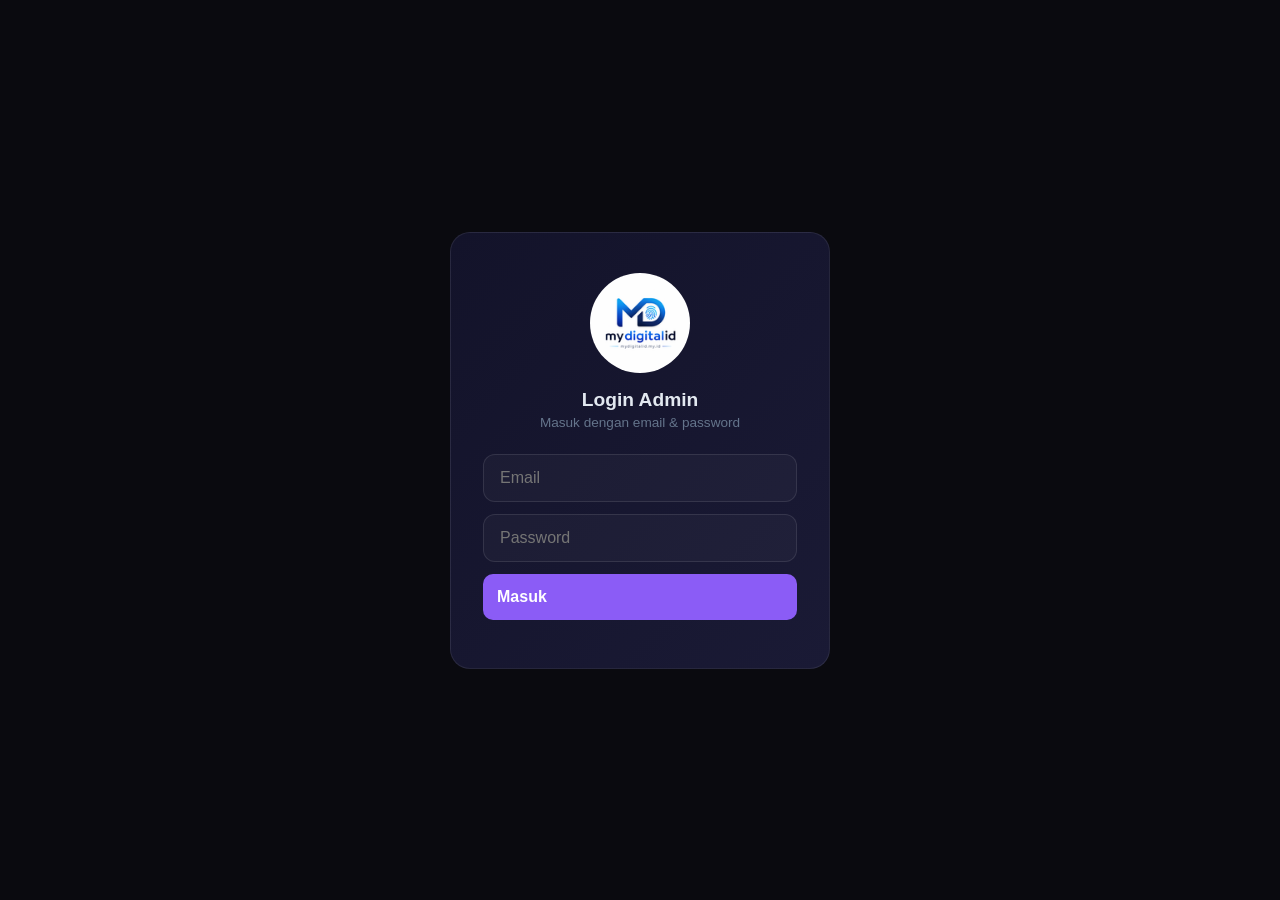
<file: invoice/index.html>
<!DOCTYPE html>
<html lang="id">
<head>
  <meta charset="UTF-8">
  <meta name="viewport" content="width=device-width, initial-scale=1.0">
  <link rel="icon" type="image/x-icon" href="/favicon.ico">
  <link rel="icon" type="image/png" sizes="32x32" href="/assets/favicon-32x32.png">
  <link rel="icon" type="image/png" sizes="192x192" href="/assets/favicon-192x192.png">
  <link rel="apple-touch-icon" sizes="180x180" href="/assets/apple-touch-icon.png">
  <title>Invoice Generator — My Digital ID Page</title>
  <script src="../client/supabase.js"></script>
  <script>
    const SUPABASE_URL = "https://ifozejithwettwcayzqb.supabase.co";
    const SUPABASE_KEY = "eyJhbGciOiJIUzI1NiIsInR5cCI6IkpXVCJ9.eyJpc3MiOiJzdXBhYmFzZSIsInJlZiI6Imlmb3plaml0aHdldHR3Y2F5enFiIiwicm9sZSI6ImFub24iLCJpYXQiOjE3ODI0ODI4NTksImV4cCI6MjA5ODA1ODg1OX0.iV6BBTNKIZ7knXYi0-5B_CYgsote-Mg1BpAvlbJjPHM";
    const supabase = window.__supa;
  </script>
  <style>
    * { margin:0; padding:0; box-sizing:border-box; }
    body {
      font-family: -apple-system, BlinkMacSystemFont, 'Segoe UI', Roboto, sans-serif;
      background: #0a0a0f; color: #e2e8f0; padding: 20px;
    }
    .container { max-width: 960px; margin: 0 auto; }

    .header { display:flex; justify-content:space-between; align-items:center; margin-bottom:24px; flex-wrap:wrap; gap:12px; }
    .header h1 { font-size:1.3rem; }
    .header h1 span { color:#8B5CF6; }
    .header-actions { display:flex; gap:8px; }

    .btn {
      padding:10px 20px; border:none; border-radius:10px;
      font-weight:600; cursor:pointer; font-size:0.9rem;
      transition:0.2s; display:inline-flex; align-items:center; gap:6px; text-decoration:none;
    }
    .btn-primary { background:#8B5CF6; color:#fff; }
    .btn-primary:hover { filter:brightness(1.1); }
    .btn-success { background:#10b981; color:#fff; }
    .btn-outline { background:transparent; border:1px solid rgba(255,255,255,0.1); color:#94a3b8; }
    .btn-outline:hover { border-color:#8B5CF6; color:#8B5CF6; }
    .btn-sm { padding:6px 12px; font-size:0.8rem; }
    .btn-danger { background:#ef4444; color:#fff; }
    .btn-warning { background:#f59e0b; color:#1e293b; }

    /* Stats */
    .stats { display:grid; grid-template-columns:repeat(auto-fit, minmax(140px, 1fr)); gap:12px; margin-bottom:24px; }
    .stat-card { background:linear-gradient(135deg,#13132a,#1a1a35); border:1px solid rgba(255,255,255,0.06); border-radius:12px; padding:16px; text-align:center; }
    .stat-card .angka { font-size:1.5rem; font-weight:800; color:#8B5CF6; }
    .stat-card .label { font-size:0.7rem; color:#64748b; text-transform:uppercase; letter-spacing:0.05em; margin-top:4px; }

    /* Table */
    .table-wrap { background:linear-gradient(135deg,#13132a,#1a1a35); border:1px solid rgba(255,255,255,0.06); border-radius:16px; overflow:hidden; }
    table { width:100%; border-collapse:collapse; }
    th { text-align:left; padding:12px 16px; font-size:0.75rem; color:#64748b; text-transform:uppercase; letter-spacing:0.05em; border-bottom:1px solid rgba(255,255,255,0.06); }
    td { padding:12px 16px; border-bottom:1px solid rgba(255,255,255,0.03); font-size:0.85rem; }
    tr:last-child td { border-bottom:none; }
    tr:hover td { background:rgba(255,255,255,0.02); }

    .status { display:inline-block; padding:3px 10px; border-radius:20px; font-size:0.75rem; font-weight:600; }
    .status-draft { background:rgba(100,116,139,0.1); color:#64748b; }
    .status-dikirim { background:rgba(59,130,246,0.1); color:#60a5fa; }
    .status-lunas { background:rgba(16,185,129,0.1); color:#10b981; }
    .status-batal { background:rgba(239,68,68,0.1); color:#ef4444; }

    .empty { text-align:center; padding:60px 20px; color:#475569; }
    .empty .icon { font-size:3rem; margin-bottom:8px; }

    .notif {
      position:fixed; top:20px; left:50%; transform:translateX(-50%);
      padding:12px 24px; border-radius:12px;
      font-weight:600; font-size:0.9rem; z-index:2000;
      transition:0.3s; display:none;
    }
    .notif-success { background:#064e3b; color:#34d399; display:block; }
    .notif-error { background:#7f1d1d; color:#f87171; display:block; }

    /* Invoice Form */
    .section { background:linear-gradient(135deg,#13132a,#1a1a35); border:1px solid rgba(255,255,255,0.06); border-radius:16px; padding:24px; margin-bottom:24px; }
    .section h2 { font-size:1rem; margin-bottom:16px; color:#fff; }
    .form-row { display:grid; grid-template-columns:1fr 1fr; gap:12px; margin-bottom:12px; }
    .form-group { margin-bottom:12px; }
    .form-group label { display:block; font-size:0.8rem; color:#64748b; margin-bottom:6px; }
    .form-group input, .form-group select, .form-group textarea {
      width:100%; padding:10px 12px; border:1px solid rgba(255,255,255,0.08);
      border-radius:10px; background:rgba(255,255,255,0.03);
      color:#e2e8f0; font-size:0.9rem; outline:none;
    }
    .form-group input:focus, .form-group select:focus { border-color:#8B5CF6; }
    .form-group textarea { resize:vertical; min-height:60px; }

    .item-row { display:grid; grid-template-columns:3fr 1fr 1fr 1fr auto; gap:8px; align-items:end; margin-bottom:8px; }
    .item-row .form-group { margin-bottom:0; }
    .item-total { padding:10px 0; font-weight:600; color:#e2e8f0; text-align:right; }

    .grand-total { text-align:right; font-size:1.2rem; font-weight:700; color:#8B5CF6; margin-top:12px; padding-top:12px; border-top:1px solid rgba(255,255,255,0.06); }

    .hidden { display:none; }
    #formSection.hidden, #listSection.hidden { display:none; }

    .tab-bar { display:flex; gap:0; margin-bottom:24px; border-radius:12px; overflow:hidden; border:1px solid rgba(255,255,255,0.06); }
    .tab-bar button { flex:1; padding:12px; border:none; background:rgba(255,255,255,0.03); color:#64748b; font-weight:600; cursor:pointer; font-size:0.9rem; transition:0.2s; }
    .tab-bar button.active { background:#8B5CF6; color:#fff; }

    /* ============ LOGIN SCREEN (Supabase Auth) ============ */
    .login-screen {
      position:fixed; inset:0; background:#0a0a0f;
      display:flex; align-items:center; justify-content:center;
      z-index:9999; padding:20px;
    }
    .login-box {
      background:linear-gradient(135deg,#13132a,#1a1a35);
      border:1px solid rgba(255,255,255,0.08);
      border-radius:20px; padding:40px 32px;
      max-width:380px; width:100%; text-align:center;
    }
    .login-box .logo-img { width:100px; height:100px; margin:0 auto 16px; display:block; border-radius:50%; object-fit:cover; }
    .login-box h2 { font-size:1.2rem; color:#e2e8f0; margin-bottom:4px; }
    .login-box p { font-size:0.85rem; color:#64748b; margin-bottom:24px; }
    .login-box input {
      width:100%; padding:14px 16px;
      border:1px solid rgba(255,255,255,0.1);
      border-radius:12px; background:rgba(255,255,255,0.03);
      color:#e2e8f0; font-size:1rem;
      outline:none; margin-bottom:12px;
    }
    .login-box input:focus { border-color:#8B5CF6; }
    .login-box .login-error { color:#ef4444; font-size:0.8rem; margin-top:-8px; margin-bottom:12px; display:none; }
    .login-box .btn { width:100%; padding:14px; font-size:1rem; margin-bottom:8px; }
  </style>
</head>
<body>

    <!-- ============ LOGIN SCREEN (Supabase Auth) ============ -->
    <div class="login-screen" id="loginScreen">
      <div class="login-box">
        <img src="/assets/logo-120.png" alt="My Digital ID Page" class="logo-img">
        <div id="loginView">
          <h2>Login Admin</h2>
          <p>Masuk dengan email & password</p>
          <input type="email" id="loginEmail" placeholder="Email" autocomplete="email">
          <input type="password" id="loginPassword" placeholder="Password" autocomplete="current-password" onkeydown="if(event.key==='Enter')login()">
          <div class="login-error" id="loginError">Email atau password salah</div>
          <button class="btn btn-primary" onclick="login()" id="loginBtn">Masuk</button>
        </div>
      </div>
    </div>

    <div class="container" id="mainContent" style="display:none">

      <!-- Header -->
      <div class="header">
        <div>
          <h1>🧾 <span>Invoice</span> Management</h1>
          <div class="badge" style="font-size:0.75rem;background:rgba(255,255,255,0.06);padding:4px 12px;border-radius:20px;color:#64748b;display:inline-block;margin-top:4px">My Digital ID Page</div>
        </div>
        <div class="header-actions">
          <a href="../client/" class="btn btn-outline">📋 Client</a>
          <a href="../" class="btn btn-outline">← Website</a>
          <button class="btn btn-sm btn-outline" onclick="logout()" style="color:#ef4444;border-color:#ef4444">🚪 Keluar</button>
        </div>
      </div>

    <!-- Stats -->
    <div class="stats" id="stats"></div>

    <!-- Tab Bar -->
    <div class="tab-bar">
      <button class="active" onclick="showTab('list')">📋 Daftar Invoice</button>
      <button onclick="showTab('form')">➕ Buat Invoice Baru</button>
    </div>

    <!-- LIST TAB -->
    <div id="listSection">
      <div class="table-wrap">
        <table>
          <thead>
            <tr>
              <th>No. Invoice</th>
              <th>Client</th>
              <th>Total</th>
              <th>Status</th>
              <th>Tanggal</th>
              <th>Jatuh Tempo</th>
              <th>Aksi</th>
            </tr>
          </thead>
          <tbody id="invoiceTable"></tbody>
        </table>
        <div class="empty" id="emptyState">
          <div class="icon">🧾</div>
          <p>Belum ada invoice. Klik "Buat Invoice Baru"!</p>
        </div>
      </div>
    </div>

    <!-- FORM TAB -->
    <div id="formSection" class="hidden">
      <form onsubmit="generateInvoice(event)">
        <div class="section">
          <h2>📋 Data Client</h2>
          <div class="form-row">
            <div class="form-group">
              <label>Pilih Client *</label>
              <select id="fClient" onchange="fillClientData()" required>
                <option value="">— Pilih Client —</option>
              </select>
            </div>
            <div class="form-group">
              <label>Nama Client</label>
              <input id="fClientNama" readonly style="opacity:0.7">
            </div>
          </div>
          <div class="form-row">
            <div class="form-group">
              <label>Nama Usaha</label>
              <input id="fClientUsaha" readonly style="opacity:0.7">
            </div>
            <div class="form-group">
              <label>Alamat</label>
              <input id="fClientAlamat" readonly style="opacity:0.7">
            </div>
          </div>
        </div>

        <div class="section">
          <h2>📅 Tanggal Invoice</h2>
          <div class="form-row">
            <div class="form-group">
              <label>Tanggal Invoice</label>
              <input id="fTglInvoice" type="date">
            </div>
            <div class="form-group">
              <label>Jatuh Tempo</label>
              <input id="fJatuhTempo" type="date">
            </div>
          </div>
        </div>

        <div class="section">
          <h2>📦 Item / Layanan</h2>
          <div id="itemsContainer">
            <div class="item-row">
              <div class="form-group">
                <label>Deskripsi</label>
                <input class="item-desc" placeholder="Mis: Paket Basic Landing Page" value="Paket Basic Landing Page - 1 Tahun">
              </div>
              <div class="form-group">
                <label>Jumlah</label>
                <input class="item-qty" type="number" value="1" min="1" onchange="calcItems()">
              </div>
              <div class="form-group">
                <label>Harga</label>
                <input class="item-price" type="number" value="99000" onchange="calcItems()">
              </div>
              <div class="item-total" style="padding-top:27px">Rp0</div>
              <button type="button" class="btn btn-sm btn-danger" onclick="removeItem(this)" style="margin-bottom:0;height:38px">✕</button>
            </div>
          </div>
          <button type="button" class="btn btn-sm btn-outline" onclick="addItem()" style="margin-top:8px">+ Tambah Item</button>
          <div class="grand-total" id="grandTotal">Total: Rp0</div>
        </div>

        <div class="section">
          <h2>📝 Catatan</h2>
          <div class="form-group">
            <textarea id="fCatatan" placeholder="Terima kasih sudah mempercayakan website Anda kepada My Digital ID Page"></textarea>
          </div>
        </div>

        <div style="display:flex;gap:8px;justify-content:flex-end;margin-bottom:24px">
          <button type="button" class="btn btn-outline" onclick="showTab('list')">← Batal</button>
          <button type="submit" class="btn btn-primary">🧾 Generate & Cetak Invoice</button>
        </div>
      </form>
    </div>
  </div>

  <div id="notif" class="notif"></div>

  <script>
    let clients = [];
    let invoices = [];

    // ============ SUPABASE AUTH ============
    let currentUser = null;

    supabase.auth.onAuthStateChange((event, session) => {
      if (session) {
        currentUser = session.user;
        document.getElementById('loginScreen').style.display = 'none';
        document.getElementById('mainContent').style.display = 'block';
        loadInvoices();
        loadClientDropdown();
      } else {
        currentUser = null;
        document.getElementById('mainContent').style.display = 'none';
        document.getElementById('loginScreen').style.display = 'flex';
        showLogin();
    });

    function showLogin() {
      document.getElementById('loginView').style.display = 'block';
      document.getElementById('loginError').style.display = 'none';
    }

    async function login() {
      const email = document.getElementById('loginEmail').value.trim();
      const password = document.getElementById('loginPassword').value;
      const btn = document.getElementById('loginBtn');
      const errEl = document.getElementById('loginError');
      if (!email || !password) { errEl.textContent = 'Isi email & password'; errEl.style.display = 'block'; return; }
      btn.disabled = true; btn.textContent = '⏳';
      errEl.style.display = 'none';
      try {
        const { error } = await supabase.auth.signInWithPassword({ email, password });
        btn.disabled = false; btn.textContent = 'Masuk';
        if (error) {
          errEl.textContent = error.message === 'Invalid login credentials' ? 'Email atau password salah' : error.message;
          errEl.style.display = 'block';
        }
      } catch(e) {
        btn.disabled = false; btn.textContent = 'Masuk';
        errEl.textContent = 'Gagal: ' + e.message;
        errEl.style.display = 'block';
      }
    }

    async function logout() {
      await supabase.auth.signOut();
    }

    // ============ INVOICE FUNCTIONS ============

    function notif(msg, type = 'success') {
      const el = document.getElementById('notif');
      el.textContent = msg;
      el.className = 'notif notif-' + type;
      setTimeout(() => el.className = 'notif', 3000);
    }

    function rupiah(n) {
      return 'Rp' + Number(n).toLocaleString('id-ID');
    }

    function showTab(tab) {
      document.getElementById('listSection').classList.toggle('hidden', tab !== 'list');
      document.getElementById('formSection').classList.toggle('hidden', tab !== 'form');
      document.querySelectorAll('.tab-bar button').forEach((b,i) => {
        b.classList.toggle('active', (i===0 && tab==='list') || (i===1 && tab==='form'));
      });
      if (tab === 'list') loadInvoices();
      if (tab === 'form') loadClientDropdown();
    }

    // === CLIENT DROPDOWN ===
    async function loadClientDropdown() {
      const { data } = await supabase.from('clients').select('id,nama,usaha,alamat').order('nama');
      clients = data || [];
      const sel = document.getElementById('fClient');
      sel.innerHTML = '<option value="">— Pilih Client —</option>' +
        clients.map(c => `<option value="${c.id}">${c.nama}${c.usaha ? ' — ' + c.usaha : ''}</option>`).join('');
    }

    function fillClientData() {
      const id = parseInt(document.getElementById('fClient').value);
      const c = clients.find(x => x.id === id);
      document.getElementById('fClientNama').value = c ? c.nama : '';
      document.getElementById('fClientUsaha').value = c ? c.usaha : '';
      document.getElementById('fClientAlamat').value = c ? c.alamat : '';
    }

    // === ITEMS ===
    function addItem(desc = '', qty = 1, price = 0) {
      const container = document.getElementById('itemsContainer');
      const div = document.createElement('div');
      div.className = 'item-row';
      div.innerHTML = `
        <div class="form-group">
          <label>Deskripsi</label>
          <input class="item-desc" placeholder="Mis: Paket Basic Landing Page" value="${desc}">
        </div>
        <div class="form-group">
          <label>Jumlah</label>
          <input class="item-qty" type="number" value="${qty}" min="1" onchange="calcItems()">
        </div>
        <div class="form-group">
          <label>Harga</label>
          <input class="item-price" type="number" value="${price}" onchange="calcItems()">
        </div>
        <div class="item-total" style="padding-top:27px">Rp0</div>
        <button type="button" class="btn btn-sm btn-danger" onclick="removeItem(this)" style="margin-bottom:0;height:38px">✕</button>
      `;
      container.appendChild(div);
      calcItems();
    }

    function removeItem(btn) {
      const rows = document.querySelectorAll('.item-row');
      if (rows.length <= 1) { notif('Minimal 1 item', 'error'); return; }
      btn.closest('.item-row').remove();
      calcItems();
    }

    function calcItems() {
      const rows = document.querySelectorAll('.item-row');
      let total = 0;
      rows.forEach(row => {
        const qty = parseInt(row.querySelector('.item-qty').value) || 0;
        const price = parseInt(row.querySelector('.item-price').value) || 0;
        const subtotal = qty * price;
        total += subtotal;
        row.querySelector('.item-total').textContent = rupiah(subtotal);
      });
      document.getElementById('grandTotal').textContent = 'Total: ' + rupiah(total);
      return total;
    }

    // === GENERATE & SAVE ===
    async function generateInvoice(e) {
      e.preventDefault();

      const clientId = parseInt(document.getElementById('fClient').value);
      if (!clientId) { notif('Pilih client dulu!', 'error'); return; }

      const client = clients.find(c => c.id === clientId);
      const rows = document.querySelectorAll('.item-row');
      const items = [];
      let total = 0;

      rows.forEach(row => {
        const desc = row.querySelector('.item-desc').value.trim();
        const qty = parseInt(row.querySelector('.item-qty').value) || 0;
        const price = parseInt(row.querySelector('.item-price').value) || 0;
        if (desc && qty > 0) {
          items.push({ deskripsi: desc, qty, harga: price, subtotal: qty * price });
          total += qty * price;
        }
      });

      if (items.length === 0) { notif('Minimal 1 item', 'error'); return; }

      // Generate nomor invoice dari Supabase
      const { data: invData, error: invError } = await supabase.rpc('generate_nomor_invoice');

      let nomorInvoice;
      if (invError || !invData) {
        // Fallback: manual
        const now = new Date();
        const yymm = now.getFullYear().toString().slice(-2) + String(now.getMonth()+1).padStart(2,'0');
        const rand = String(Math.floor(Math.random() * 9999)).padStart(4, '0');
        nomorInvoice = 'MID/' + yymm + '/' + rand;
      } else {
        nomorInvoice = invData;
      }

      // Ambil WA dari client
      const { data: clientData } = await supabase.from('clients').select('no_wa').eq('id', clientId).single();

      const invoiceData = {
        nomor_invoice: nomorInvoice,
        client_id: clientId,
        client_nama: client.nama,
        client_usaha: client.usaha,
        client_alamat: client.alamat,
        items: JSON.stringify(items),
        subtotal: total,
        diskon: 0,
        total: total,
        status: 'draft',
        tgl_invoice: document.getElementById('fTglInvoice').value,
        tgl_jatuh_tempo: document.getElementById('fJatuhTempo').value,
        catatan: document.getElementById('fCatatan').value.trim(),
        client_wa: clientData?.no_wa || '',
      };

      const { data: saved, error: saveError } = await supabase.from('invoices').insert(invoiceData).select().single();
      if (saveError) { notif('Gagal simpan: ' + saveError.message, 'error'); return; }

      notif('✅ Invoice tersimpan!');
      // Buka cetak
      window.open(`print.html?id=${saved.id}`, '_blank');
      showTab('list');
    }

    // === LOAD INVOICES ===
    async function loadInvoices() {
      const { data } = await supabase.from('invoices').select('*').order('created_at', { ascending: false });
      invoices = data || [];
      renderStats();
      renderInvoiceTable();
    }

    function renderStats() {
      const total = invoices.length;
      const lunas = invoices.filter(i => i.status === 'lunas').length;
      const dikirim = invoices.filter(i => i.status === 'dikirim').length;
      const totalPendapatan = invoices.filter(i => i.status === 'lunas').reduce((s, i) => s + i.total, 0);

      document.getElementById('stats').innerHTML = `
        <div class="stat-card"><div class="angka">${total}</div><div class="label">Total Invoice</div></div>
        <div class="stat-card"><div class="angka">${dikirim}</div><div class="label">Dikirim</div></div>
        <div class="stat-card"><div class="angka">${lunas}</div><div class="label">Lunas</div></div>
        <div class="stat-card"><div class="angka">${rupiah(totalPendapatan)}</div><div class="label">Pendapatan (Lunas)</div></div>
      `;
    }

    async function updateStatus(id, status) {
      const data = status === 'lunas' ? { status, tgl_lunas: new Date().toISOString().split('T')[0] } : { status };
      await supabase.from('invoices').update(data).eq('id', id);
      notif(`Status → ${status}`);
      loadInvoices();
    }

    function renderInvoiceTable() {
      const tbody = document.getElementById('invoiceTable');
      const empty = document.getElementById('emptyState');
      if (invoices.length === 0) { tbody.innerHTML = ''; empty.style.display = 'block'; return; }
      empty.style.display = 'none';

      const statusLabel = { draft:'Draft', dikirim:'Dikirim', lunas:'Lunas', batal:'Batal' };

      tbody.innerHTML = invoices.map(i => `
        <tr>
          <td style="font-weight:600;color:#e2e8f0">${i.nomor_invoice}</td>
          <td>${i.client_nama}</td>
          <td style="font-weight:600;color:#e2e8f0">${rupiah(i.total)}</td>
          <td><span class="status status-${i.status}">${statusLabel[i.status]}</span></td>
          <td style="color:#94a3b8;font-size:0.8rem">${i.tgl_invoice}</td>
          <td style="color:#94a3b8;font-size:0.8rem">${i.tgl_jatuh_tempo}</td>
          <td>
            <div style="display:flex;gap:4px">
              <a href="print.html?id=${i.id}" target="_blank" class="btn btn-sm btn-primary">🖨️</a>
              ${i.status !== 'lunas' ? `<button class="btn btn-sm btn-success" onclick="updateStatus(${i.id},'lunas')">✓</button>` : ''}
              <a href="https://wa.me/${i.client_wa || ''}?text=Halo%20${encodeURIComponent(i.client_nama)}%2C%20ini%20invoice%20dari%20My%20Digital%20ID%20Page" target="_blank" class="btn btn-sm btn-warning">💬</a>
            </div>
          </td>
        </tr>
      `).join('');
    }

    // Init dates
    document.getElementById('fTglInvoice').value = new Date().toISOString().split('T')[0];
    const nextWeek = new Date(); nextWeek.setDate(nextWeek.getDate() + 7);
    document.getElementById('fJatuhTempo').value = nextWeek.toISOString().split('T')[0];
  </script>
</body>
</html>
</file>
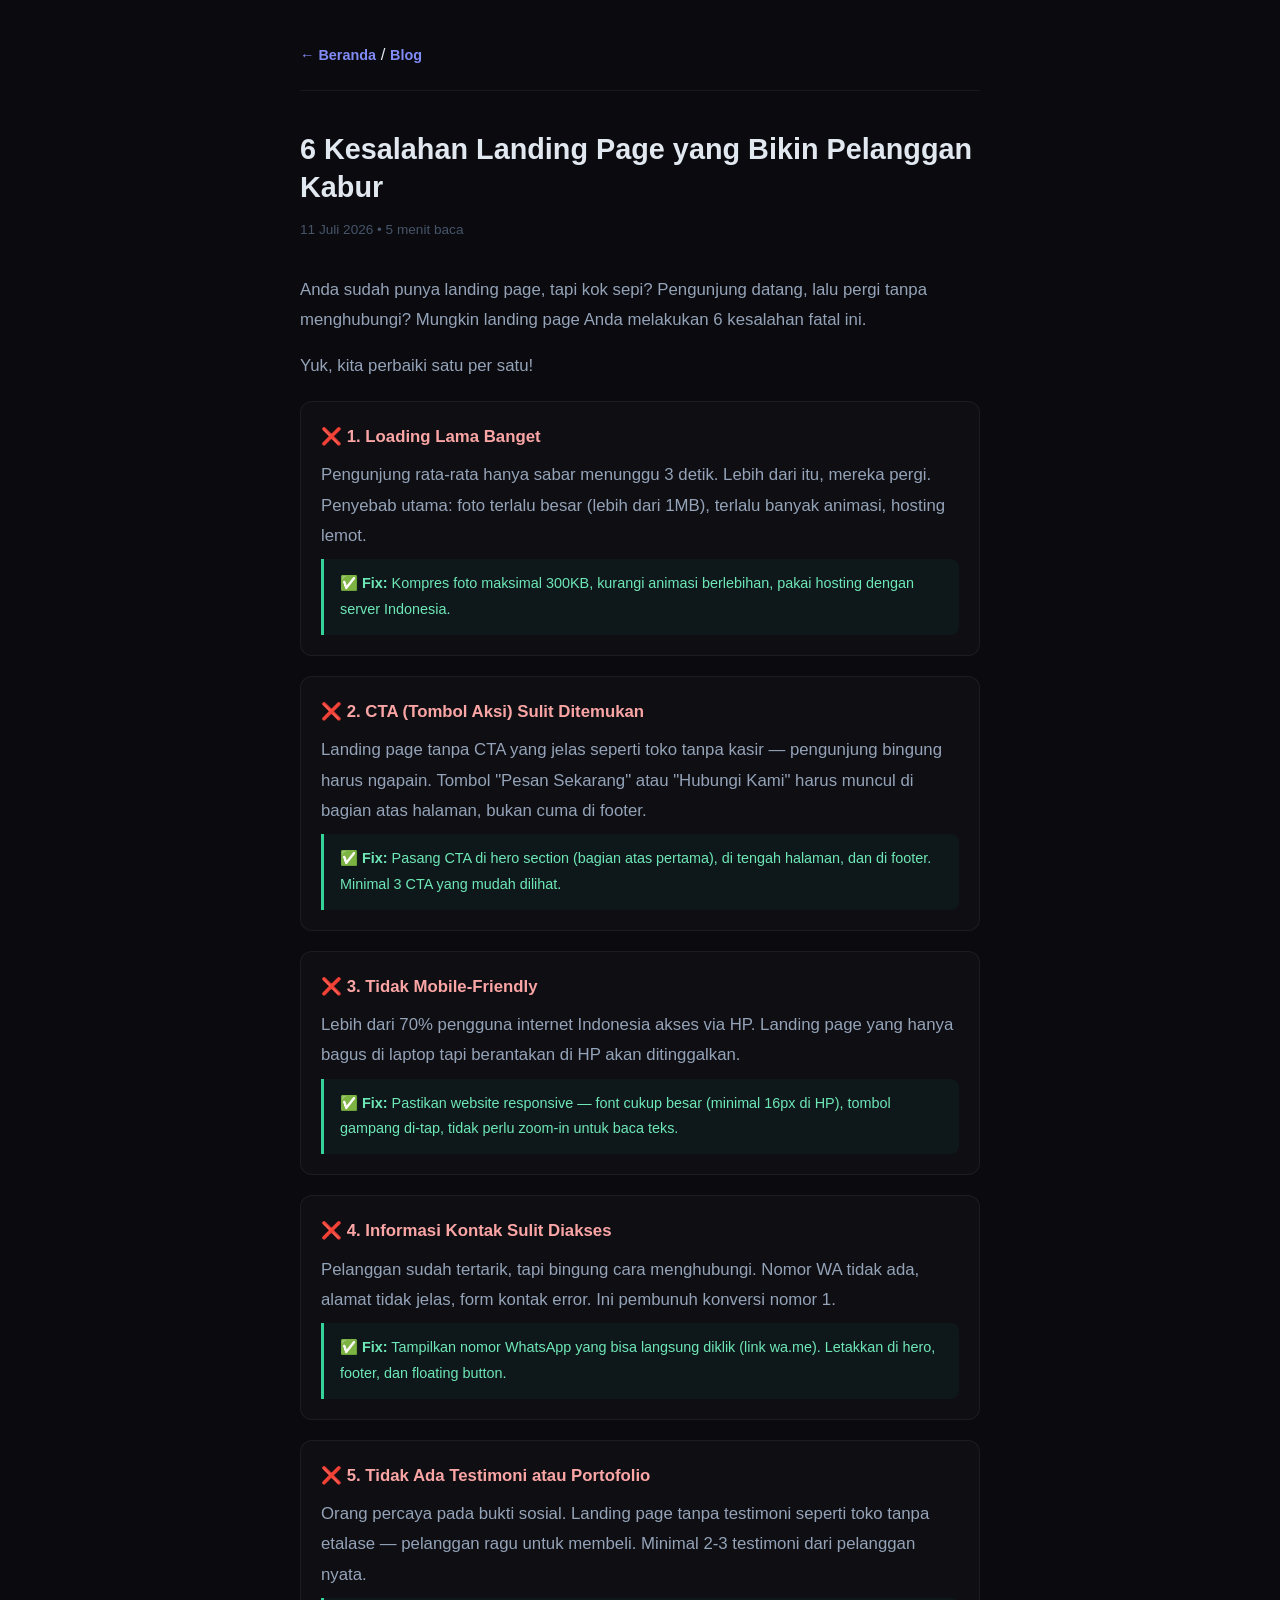
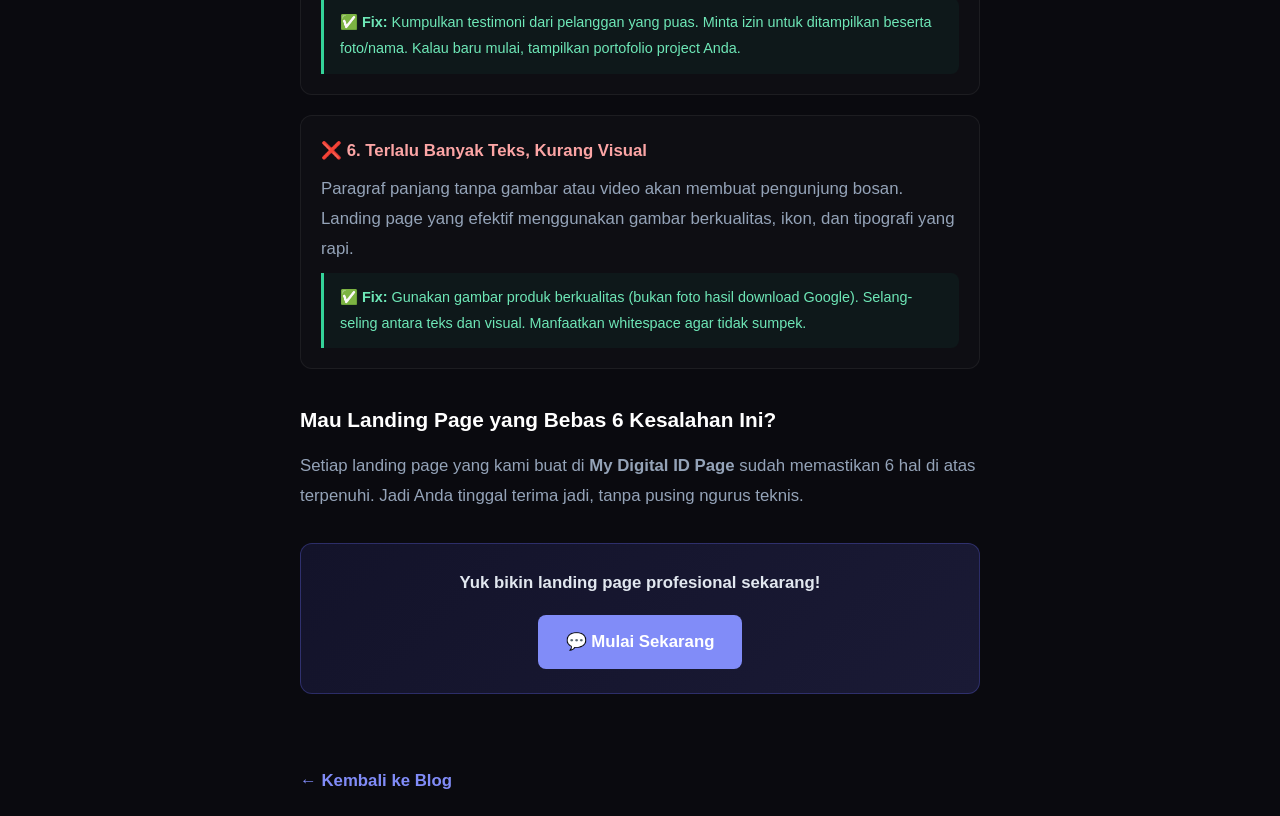
<file: blog/6-kesalahan-landing-page-pemula.html>
<!DOCTYPE html>
<html lang="id">
<head>
  <meta charset="UTF-8">
  <meta name="viewport" content="width=device-width, initial-scale=1.0">
  <title>6 Kesalahan Landing Page yang Bikin Pelanggan Kabur — My Digital ID Page</title>
  <meta name="description" content="Sudah punya landing page tapi sepi? Mungkin Anda melakukan 6 kesalahan ini. Simak cara memperbaiki landing page agar ramai pengunjung.">
  <link rel="canonical" href="https://mydigitalid.my.id/blog/6-kesalahan-landing-page-pemula.html">
  <style>
    * { margin: 0; padding: 0; box-sizing: border-box; }
    body {
      font-family: -apple-system, BlinkMacSystemFont, 'Segoe UI', Roboto, sans-serif;
      background: #0a0a0f;
      color: #e2e8f0;
      line-height: 1.8;
      font-size: 1.05rem;
    }
    .container { max-width: 720px; margin: 0 auto; padding: 20px; }
    nav { padding: 20px 0; border-bottom: 1px solid rgba(255,255,255,0.06); margin-bottom: 40px; }
    nav a { color: #818cf8; text-decoration: none; font-weight: 600; font-size: 0.9rem; }
    h1 { font-size: 1.8rem; margin-bottom: 12px; line-height: 1.3; }
    .meta { color: #475569; font-size: 0.85rem; margin-bottom: 32px; }
    h2 { font-size: 1.3rem; margin: 32px 0 12px; color: #fff; }
    p { margin-bottom: 16px; color: #94a3b8; }
    ul { margin: 0 0 16px 20px; color: #94a3b8; }
    li { margin-bottom: 8px; }
    .error-card {
      background: rgba(255,255,255,0.02);
      border: 1px solid rgba(255,255,255,0.06);
      border-radius: 12px;
      padding: 20px;
      margin: 20px 0;
    }
    .error-card h3 { color: #fca5a5; margin-bottom: 8px; font-size: 1.05rem; }
    .error-card p { margin-bottom: 8px; }
    .error-card .fix {
      background: rgba(16,185,129,0.06);
      border-left: 3px solid #34d399;
      padding: 12px 16px;
      border-radius: 0 8px 8px 0;
      font-size: 0.9rem;
      color: #6ee7b7;
    }
    .cta-box {
      background: linear-gradient(135deg, #13132a, #1a1a35);
      border: 1px solid rgba(99,102,241,0.3);
      border-radius: 12px;
      padding: 24px;
      text-align: center;
      margin: 32px 0;
    }
    .cta-box p { color: #e2e8f0; margin-bottom: 16px; }
    .btn {
      display: inline-block; padding: 12px 28px; border-radius: 8px;
      background: #818cf8; color: #fff; text-decoration: none; font-weight: 700;
      transition: 0.2s;
    }
    .btn:hover { background: #6366f1; }
    .back-link { display: inline-block; margin-top: 40px; color: #818cf8; text-decoration: none; font-weight: 600; }
    @media (max-width: 640px) { .container { padding: 16px; } }
  </style>
</head>
<body>
  <div class="container">
    <nav><a href="https://mydigitalid.my.id/">← Beranda</a> / <a href="index.html">Blog</a></nav>

    <h1>6 Kesalahan Landing Page yang Bikin Pelanggan Kabur</h1>
    <p class="meta">11 Juli 2026 • 5 menit baca</p>

    <p>Anda sudah punya landing page, tapi kok sepi? Pengunjung datang, lalu pergi tanpa menghubungi? Mungkin landing page Anda melakukan 6 kesalahan fatal ini.</p>

    <p>Yuk, kita perbaiki satu per satu!</p>

    <div class="error-card">
      <h3>❌ 1. Loading Lama Banget</h3>
      <p>Pengunjung rata-rata hanya sabar menunggu 3 detik. Lebih dari itu, mereka pergi. Penyebab utama: foto terlalu besar (lebih dari 1MB), terlalu banyak animasi, hosting lemot.</p>
      <div class="fix">✅ <strong>Fix:</strong> Kompres foto maksimal 300KB, kurangi animasi berlebihan, pakai hosting dengan server Indonesia.</div>
    </div>

    <div class="error-card">
      <h3>❌ 2. CTA (Tombol Aksi) Sulit Ditemukan</h3>
      <p>Landing page tanpa CTA yang jelas seperti toko tanpa kasir — pengunjung bingung harus ngapain. Tombol "Pesan Sekarang" atau "Hubungi Kami" harus muncul di bagian atas halaman, bukan cuma di footer.</p>
      <div class="fix">✅ <strong>Fix:</strong> Pasang CTA di hero section (bagian atas pertama), di tengah halaman, dan di footer. Minimal 3 CTA yang mudah dilihat.</div>
    </div>

    <div class="error-card">
      <h3>❌ 3. Tidak Mobile-Friendly</h3>
      <p>Lebih dari 70% pengguna internet Indonesia akses via HP. Landing page yang hanya bagus di laptop tapi berantakan di HP akan ditinggalkan.</p>
      <div class="fix">✅ <strong>Fix:</strong> Pastikan website responsive — font cukup besar (minimal 16px di HP), tombol gampang di-tap, tidak perlu zoom-in untuk baca teks.</div>
    </div>

    <div class="error-card">
      <h3>❌ 4. Informasi Kontak Sulit Diakses</h3>
      <p>Pelanggan sudah tertarik, tapi bingung cara menghubungi. Nomor WA tidak ada, alamat tidak jelas, form kontak error. Ini pembunuh konversi nomor 1.</p>
      <div class="fix">✅ <strong>Fix:</strong> Tampilkan nomor WhatsApp yang bisa langsung diklik (link wa.me). Letakkan di hero, footer, dan floating button.</div>
    </div>

    <div class="error-card">
      <h3>❌ 5. Tidak Ada Testimoni atau Portofolio</h3>
      <p>Orang percaya pada bukti sosial. Landing page tanpa testimoni seperti toko tanpa etalase — pelanggan ragu untuk membeli. Minimal 2-3 testimoni dari pelanggan nyata.</p>
      <div class="fix">✅ <strong>Fix:</strong> Kumpulkan testimoni dari pelanggan yang puas. Minta izin untuk ditampilkan beserta foto/nama. Kalau baru mulai, tampilkan portofolio project Anda.</div>
    </div>

    <div class="error-card">
      <h3>❌ 6. Terlalu Banyak Teks, Kurang Visual</h3>
      <p>Paragraf panjang tanpa gambar atau video akan membuat pengunjung bosan. Landing page yang efektif menggunakan gambar berkualitas, ikon, dan tipografi yang rapi.</p>
      <div class="fix">✅ <strong>Fix:</strong> Gunakan gambar produk berkualitas (bukan foto hasil download Google). Selang-seling antara teks dan visual. Manfaatkan whitespace agar tidak sumpek.</div>
    </div>

    <h2>Mau Landing Page yang Bebas 6 Kesalahan Ini?</h2>
    <p>Setiap landing page yang kami buat di <strong>My Digital ID Page</strong> sudah memastikan 6 hal di atas terpenuhi. Jadi Anda tinggal terima jadi, tanpa pusing ngurus teknis.</p>

    <div class="cta-box">
      <p><strong>Yuk bikin landing page profesional sekarang!</strong></p>
      <a href="https://wa.me/6281993295352?text=Halo%20My%20Digital%20ID%20Page%2C%20saya%20mau%20bikin%20landing%20page%20bebas%20dari%20kesalahan" class="btn" target="_blank">💬 Mulai Sekarang</a>
    </div>

    <a href="index.html" class="back-link">← Kembali ke Blog</a>
  </div>
</body>
</html>
</file>
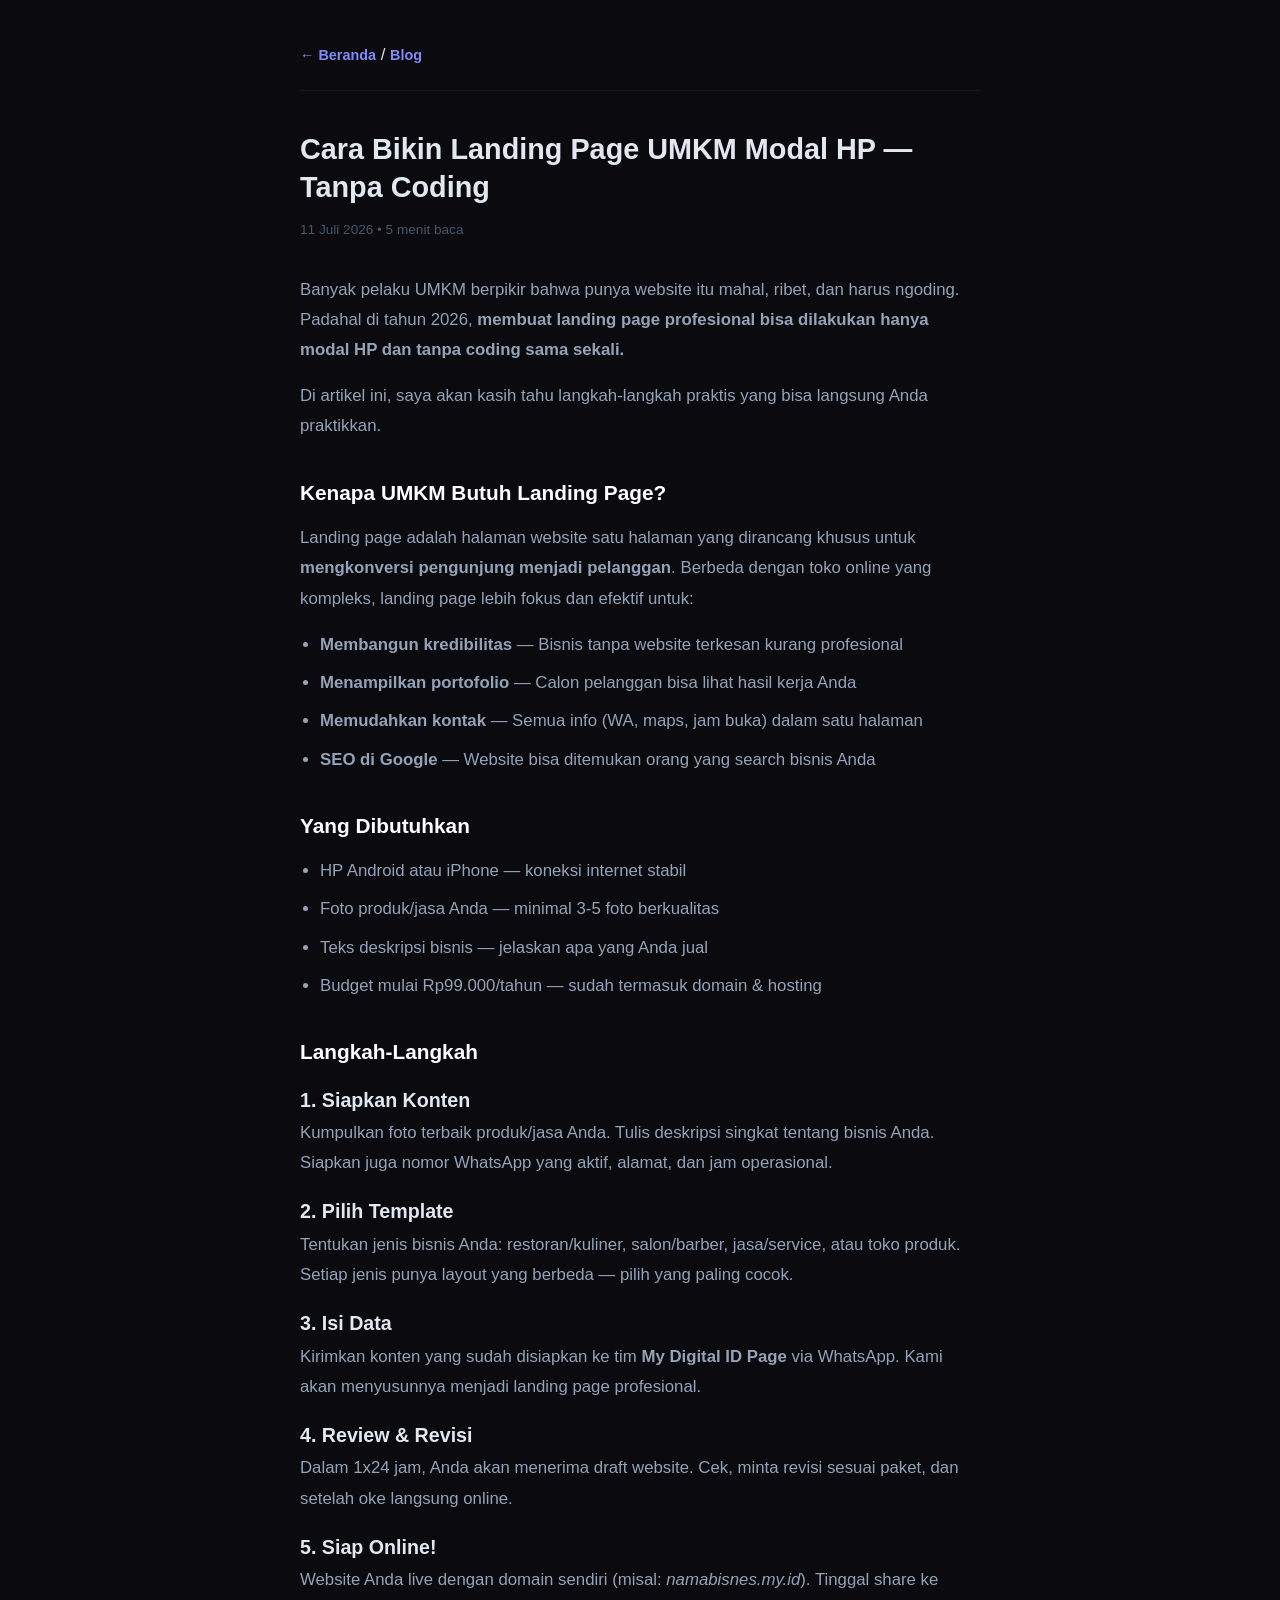
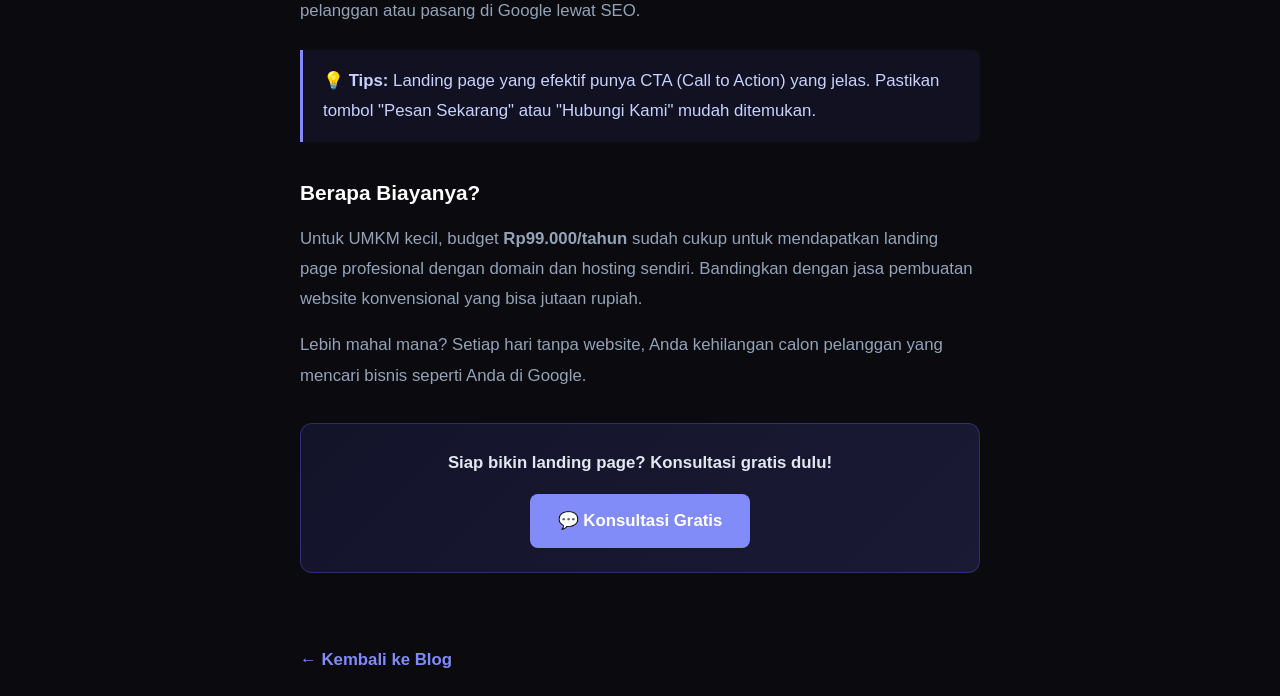
<file: blog/cara-bikin-landing-page-umkm-modal-hp.html>
<!DOCTYPE html>
<html lang="id">
<head>
  <meta charset="UTF-8">
  <meta name="viewport" content="width=device-width, initial-scale=1.0">
  <title>Cara Bikin Landing Page UMKM Modal HP — My Digital ID Page</title>
  <meta name="description" content="Panduan lengkap cara membuat landing page untuk UMKM hanya modal HP, tanpa coding, tanpa ribet. Siap online dalam 24 jam!">
  <link rel="canonical" href="https://mydigitalid.my.id/blog/cara-bikin-landing-page-umkm-modal-hp.html">
  <style>
    * { margin: 0; padding: 0; box-sizing: border-box; }
    body {
      font-family: -apple-system, BlinkMacSystemFont, 'Segoe UI', Roboto, sans-serif;
      background: #0a0a0f;
      color: #e2e8f0;
      line-height: 1.8;
      font-size: 1.05rem;
    }
    .container { max-width: 720px; margin: 0 auto; padding: 20px; }
    nav { padding: 20px 0; border-bottom: 1px solid rgba(255,255,255,0.06); margin-bottom: 40px; }
    nav a { color: #818cf8; text-decoration: none; font-weight: 600; font-size: 0.9rem; }
    h1 { font-size: 1.8rem; margin-bottom: 12px; line-height: 1.3; }
    .meta { color: #475569; font-size: 0.85rem; margin-bottom: 32px; }
    h2 { font-size: 1.3rem; margin: 32px 0 12px; color: #fff; }
    p { margin-bottom: 16px; color: #94a3b8; }
    ul, ol { margin: 0 0 16px 20px; color: #94a3b8; }
    li { margin-bottom: 8px; }
    .highlight {
      background: rgba(99,102,241,0.08);
      border-left: 3px solid #818cf8;
      padding: 16px 20px;
      border-radius: 0 8px 8px 0;
      margin: 24px 0;
    }
    .highlight p { margin: 0; color: #c7d2fe; }
    .cta-box {
      background: linear-gradient(135deg, #13132a, #1a1a35);
      border: 1px solid rgba(99,102,241,0.3);
      border-radius: 12px;
      padding: 24px;
      text-align: center;
      margin: 32px 0;
    }
    .cta-box p { color: #e2e8f0; margin-bottom: 16px; }
    .btn {
      display: inline-block;
      padding: 12px 28px;
      border-radius: 8px;
      background: #818cf8;
      color: #fff;
      text-decoration: none;
      font-weight: 700;
      transition: 0.2s;
    }
    .btn:hover { background: #6366f1; }
    .back-link { display: inline-block; margin-top: 40px; color: #818cf8; text-decoration: none; font-weight: 600; }
    @media (max-width: 640px) { .container { padding: 16px; } }
  </style>
</head>
<body>
  <div class="container">
    <nav><a href="https://mydigitalid.my.id/">← Beranda</a> / <a href="index.html">Blog</a></nav>

    <h1>Cara Bikin Landing Page UMKM Modal HP — Tanpa Coding</h1>
    <p class="meta">11 Juli 2026 • 5 menit baca</p>

    <p>Banyak pelaku UMKM berpikir bahwa punya website itu mahal, ribet, dan harus ngoding. Padahal di tahun 2026, <strong>membuat landing page profesional bisa dilakukan hanya modal HP dan tanpa coding sama sekali.</strong></p>

    <p>Di artikel ini, saya akan kasih tahu langkah-langkah praktis yang bisa langsung Anda praktikkan.</p>

    <h2>Kenapa UMKM Butuh Landing Page?</h2>
    <p>Landing page adalah halaman website satu halaman yang dirancang khusus untuk <strong>mengkonversi pengunjung menjadi pelanggan</strong>. Berbeda dengan toko online yang kompleks, landing page lebih fokus dan efektif untuk:</p>
    <ul>
      <li><strong>Membangun kredibilitas</strong> — Bisnis tanpa website terkesan kurang profesional</li>
      <li><strong>Menampilkan portofolio</strong> — Calon pelanggan bisa lihat hasil kerja Anda</li>
      <li><strong>Memudahkan kontak</strong> — Semua info (WA, maps, jam buka) dalam satu halaman</li>
      <li><strong>SEO di Google</strong> — Website bisa ditemukan orang yang search bisnis Anda</li>
    </ul>

    <h2>Yang Dibutuhkan</h2>
    <ul>
      <li>HP Android atau iPhone — koneksi internet stabil</li>
      <li>Foto produk/jasa Anda — minimal 3-5 foto berkualitas</li>
      <li>Teks deskripsi bisnis — jelaskan apa yang Anda jual</li>
      <li>Budget mulai Rp99.000/tahun — sudah termasuk domain & hosting</li>
    </ul>

    <h2>Langkah-Langkah</h2>

    <h3>1. Siapkan Konten</h3>
    <p>Kumpulkan foto terbaik produk/jasa Anda. Tulis deskripsi singkat tentang bisnis Anda. Siapkan juga nomor WhatsApp yang aktif, alamat, dan jam operasional.</p>

    <h3>2. Pilih Template</h3>
    <p>Tentukan jenis bisnis Anda: restoran/kuliner, salon/barber, jasa/service, atau toko produk. Setiap jenis punya layout yang berbeda — pilih yang paling cocok.</p>

    <h3>3. Isi Data</h3>
    <p>Kirimkan konten yang sudah disiapkan ke tim <strong>My Digital ID Page</strong> via WhatsApp. Kami akan menyusunnya menjadi landing page profesional.</p>

    <h3>4. Review & Revisi</h3>
    <p>Dalam 1x24 jam, Anda akan menerima draft website. Cek, minta revisi sesuai paket, dan setelah oke langsung online.</p>

    <h3>5. Siap Online!</h3>
    <p>Website Anda live dengan domain sendiri (misal: <em>namabisnes.my.id</em>). Tinggal share ke pelanggan atau pasang di Google lewat SEO.</p>

    <div class="highlight">
      <p><strong>💡 Tips:</strong> Landing page yang efektif punya CTA (Call to Action) yang jelas. Pastikan tombol "Pesan Sekarang" atau "Hubungi Kami" mudah ditemukan.</p>
    </div>

    <h2>Berapa Biayanya?</h2>
    <p>Untuk UMKM kecil, budget <strong>Rp99.000/tahun</strong> sudah cukup untuk mendapatkan landing page profesional dengan domain dan hosting sendiri. Bandingkan dengan jasa pembuatan website konvensional yang bisa jutaan rupiah.</p>

    <p>Lebih mahal mana? Setiap hari tanpa website, Anda kehilangan calon pelanggan yang mencari bisnis seperti Anda di Google.</p>

    <div class="cta-box">
      <p><strong>Siap bikin landing page? Konsultasi gratis dulu!</strong></p>
      <a href="https://wa.me/6281993295352?text=Halo%20My%20Digital%20ID%20Page%2C%20saya%20mau%20konsultasi%20bikin%20landing%20page" class="btn" target="_blank">💬 Konsultasi Gratis</a>
    </div>

    <a href="index.html" class="back-link">← Kembali ke Blog</a>
  </div>
</body>
</html>
</file>
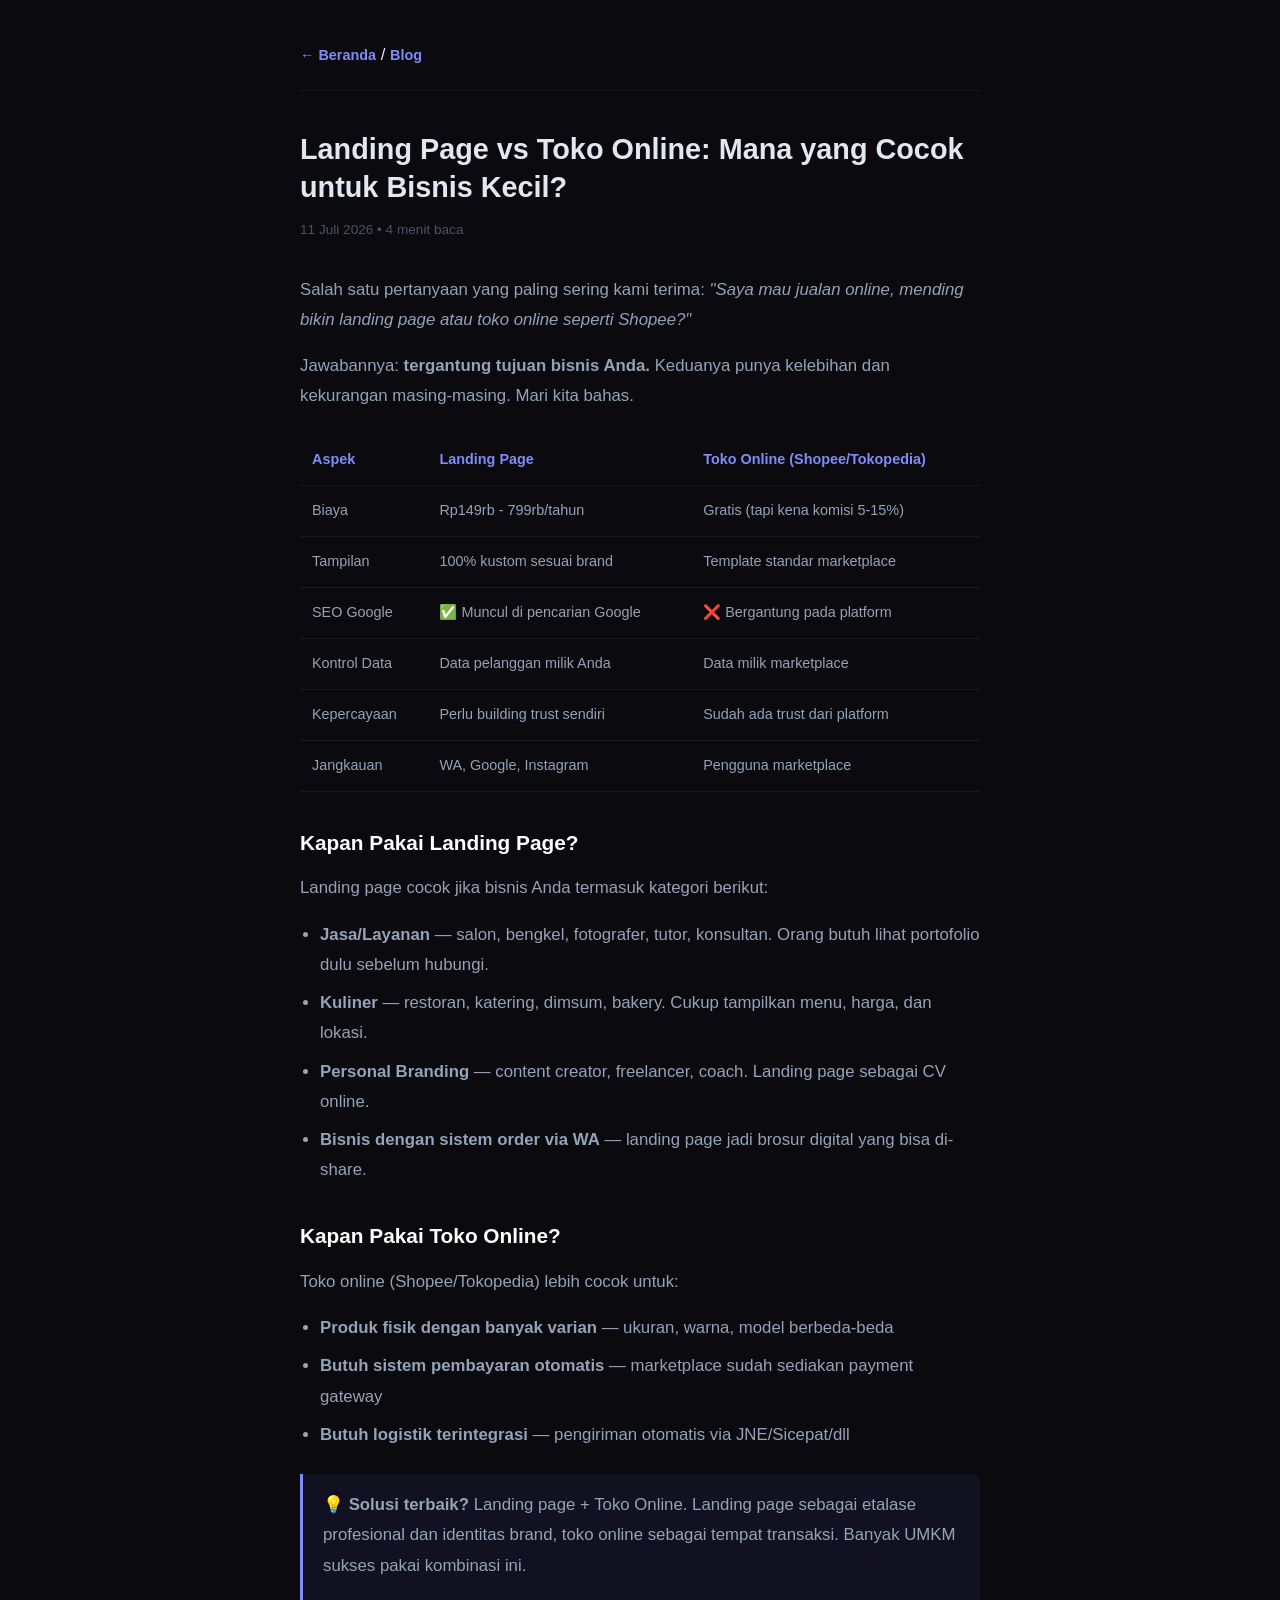
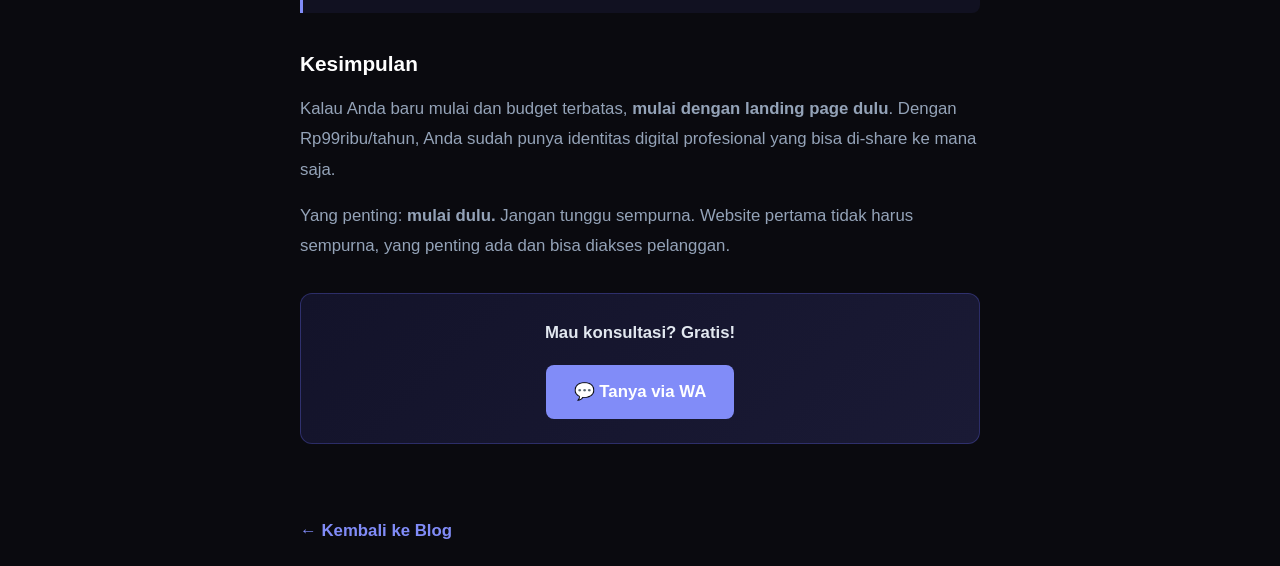
<file: blog/landing-page-vs-toko-online-umkm.html>
<!DOCTYPE html>
<html lang="id">
<head>
  <meta charset="UTF-8">
  <meta name="viewport" content="width=device-width, initial-scale=1.0">
  <title>Landing Page vs Toko Online untuk UMKM — My Digital ID Page</title>
  <meta name="description" content="Perbandingan lengkap landing page vs toko online. Mana yang paling cocok untuk bisnis kecil dan UMKM? Simak panduan lengkapnya.">
  <link rel="canonical" href="https://mydigitalid.my.id/blog/landing-page-vs-toko-online-umkm.html">
  <style>
    * { margin: 0; padding: 0; box-sizing: border-box; }
    body {
      font-family: -apple-system, BlinkMacSystemFont, 'Segoe UI', Roboto, sans-serif;
      background: #0a0a0f;
      color: #e2e8f0;
      line-height: 1.8;
      font-size: 1.05rem;
    }
    .container { max-width: 720px; margin: 0 auto; padding: 20px; }
    nav { padding: 20px 0; border-bottom: 1px solid rgba(255,255,255,0.06); margin-bottom: 40px; }
    nav a { color: #818cf8; text-decoration: none; font-weight: 600; font-size: 0.9rem; }
    h1 { font-size: 1.8rem; margin-bottom: 12px; line-height: 1.3; }
    .meta { color: #475569; font-size: 0.85rem; margin-bottom: 32px; }
    h2 { font-size: 1.3rem; margin: 32px 0 12px; color: #fff; }
    h3 { font-size: 1.1rem; margin: 24px 0 8px; color: #e2e8f0; }
    p { margin-bottom: 16px; color: #94a3b8; }
    ul { margin: 0 0 16px 20px; color: #94a3b8; }
    li { margin-bottom: 8px; }
    table { width: 100%; border-collapse: collapse; margin: 24px 0; font-size: 0.9rem; }
    th, td { padding: 12px; text-align: left; border-bottom: 1px solid rgba(255,255,255,0.06); }
    th { color: #818cf8; font-weight: 700; }
    td { color: #94a3b8; }
    .highlight {
      background: rgba(99,102,241,0.08);
      border-left: 3px solid #818cf8;
      padding: 16px 20px;
      border-radius: 0 8px 8px 0;
      margin: 24px 0;
    }
    .cta-box {
      background: linear-gradient(135deg, #13132a, #1a1a35);
      border: 1px solid rgba(99,102,241,0.3);
      border-radius: 12px;
      padding: 24px;
      text-align: center;
      margin: 32px 0;
    }
    .cta-box p { color: #e2e8f0; margin-bottom: 16px; }
    .btn {
      display: inline-block; padding: 12px 28px; border-radius: 8px;
      background: #818cf8; color: #fff; text-decoration: none; font-weight: 700;
      transition: 0.2s;
    }
    .btn:hover { background: #6366f1; }
    .back-link { display: inline-block; margin-top: 40px; color: #818cf8; text-decoration: none; font-weight: 600; }
    @media (max-width: 640px) { .container { padding: 16px; } table { font-size: 0.8rem; } }
  </style>
</head>
<body>
  <div class="container">
    <nav><a href="https://mydigitalid.my.id/">← Beranda</a> / <a href="index.html">Blog</a></nav>

    <h1>Landing Page vs Toko Online: Mana yang Cocok untuk Bisnis Kecil?</h1>
    <p class="meta">11 Juli 2026 • 4 menit baca</p>

    <p>Salah satu pertanyaan yang paling sering kami terima: <em>"Saya mau jualan online, mending bikin landing page atau toko online seperti Shopee?"</em></p>

    <p>Jawabannya: <strong>tergantung tujuan bisnis Anda.</strong> Keduanya punya kelebihan dan kekurangan masing-masing. Mari kita bahas.</p>

    <table>
      <tr><th>Aspek</th><th>Landing Page</th><th>Toko Online (Shopee/Tokopedia)</th></tr>
      <tr><td>Biaya</td><td>Rp149rb - 799rb/tahun</td><td>Gratis (tapi kena komisi 5-15%)</td></tr>
      <tr><td>Tampilan</td><td>100% kustom sesuai brand</td><td>Template standar marketplace</td></tr>
      <tr><td>SEO Google</td><td>✅ Muncul di pencarian Google</td><td>❌ Bergantung pada platform</td></tr>
      <tr><td>Kontrol Data</td><td>Data pelanggan milik Anda</td><td>Data milik marketplace</td></tr>
      <tr><td>Kepercayaan</td><td>Perlu building trust sendiri</td><td>Sudah ada trust dari platform</td></tr>
      <tr><td>Jangkauan</td><td>WA, Google, Instagram</td><td>Pengguna marketplace</td></tr>
    </table>

    <h2>Kapan Pakai Landing Page?</h2>
    <p>Landing page cocok jika bisnis Anda termasuk kategori berikut:</p>
    <ul>
      <li><strong>Jasa/Layanan</strong> — salon, bengkel, fotografer, tutor, konsultan. Orang butuh lihat portofolio dulu sebelum hubungi.</li>
      <li><strong>Kuliner</strong> — restoran, katering, dimsum, bakery. Cukup tampilkan menu, harga, dan lokasi.</li>
      <li><strong>Personal Branding</strong> — content creator, freelancer, coach. Landing page sebagai CV online.</li>
      <li><strong>Bisnis dengan sistem order via WA</strong> — landing page jadi brosur digital yang bisa di-share.</li>
    </ul>

    <h2>Kapan Pakai Toko Online?</h2>
    <p>Toko online (Shopee/Tokopedia) lebih cocok untuk:</p>
    <ul>
      <li><strong>Produk fisik dengan banyak varian</strong> — ukuran, warna, model berbeda-beda</li>
      <li><strong>Butuh sistem pembayaran otomatis</strong> — marketplace sudah sediakan payment gateway</li>
      <li><strong>Butuh logistik terintegrasi</strong> — pengiriman otomatis via JNE/Sicepat/dll</li>
    </ul>

    <div class="highlight">
      <p><strong>💡 Solusi terbaik?</strong> Landing page + Toko Online. Landing page sebagai etalase profesional dan identitas brand, toko online sebagai tempat transaksi. Banyak UMKM sukses pakai kombinasi ini.</p>
    </div>

    <h2>Kesimpulan</h2>
    <p>Kalau Anda baru mulai dan budget terbatas, <strong>mulai dengan landing page dulu</strong>. Dengan Rp99ribu/tahun, Anda sudah punya identitas digital profesional yang bisa di-share ke mana saja.</p>

    <p>Yang penting: <strong>mulai dulu.</strong> Jangan tunggu sempurna. Website pertama tidak harus sempurna, yang penting ada dan bisa diakses pelanggan.</p>

    <div class="cta-box">
      <p><strong>Mau konsultasi? Gratis!</strong></p>
      <a href="https://wa.me/6281993295352?text=Halo%20My%20Digital%20ID%20Page%2C%20saya%20mau%20tahu%20lebih%20lanjut%20tentang%20landing%20page" class="btn" target="_blank">💬 Tanya via WA</a>
    </div>

    <a href="index.html" class="back-link">← Kembali ke Blog</a>
  </div>
</body>
</html>
</file>
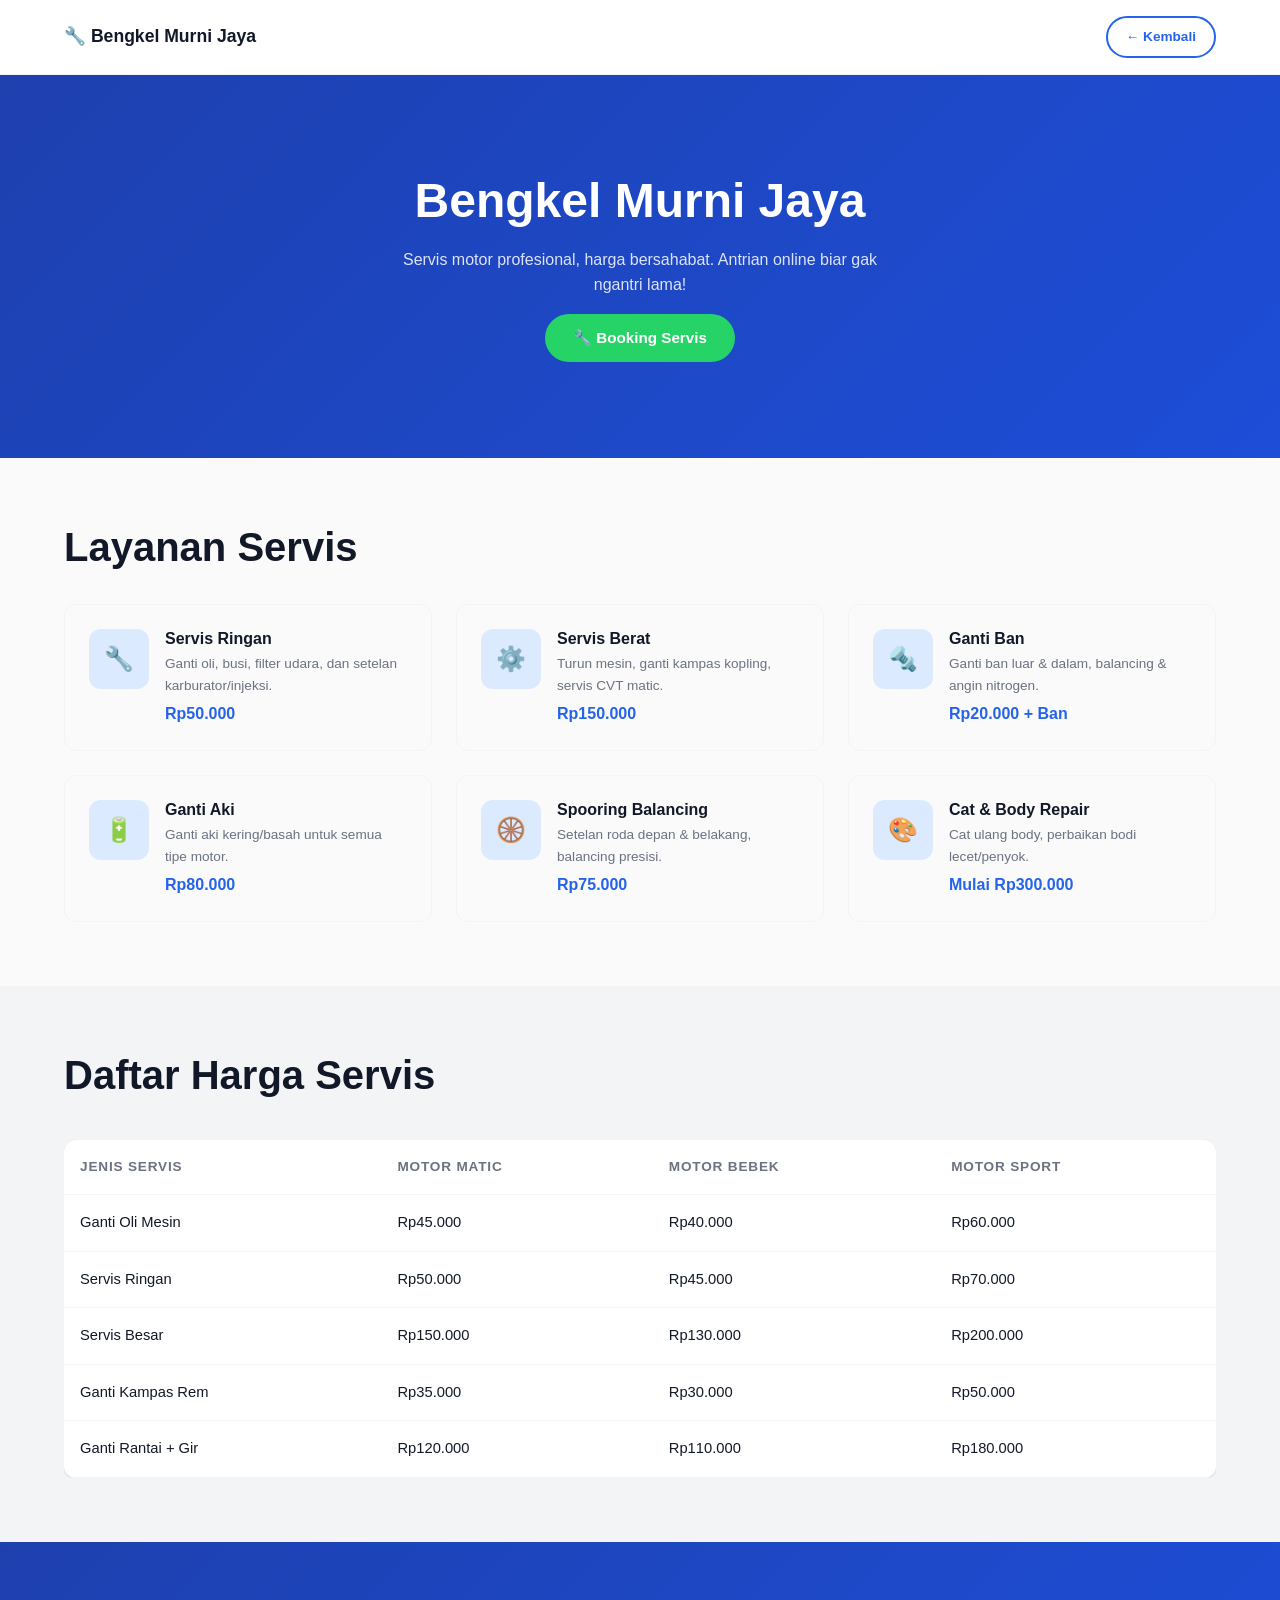
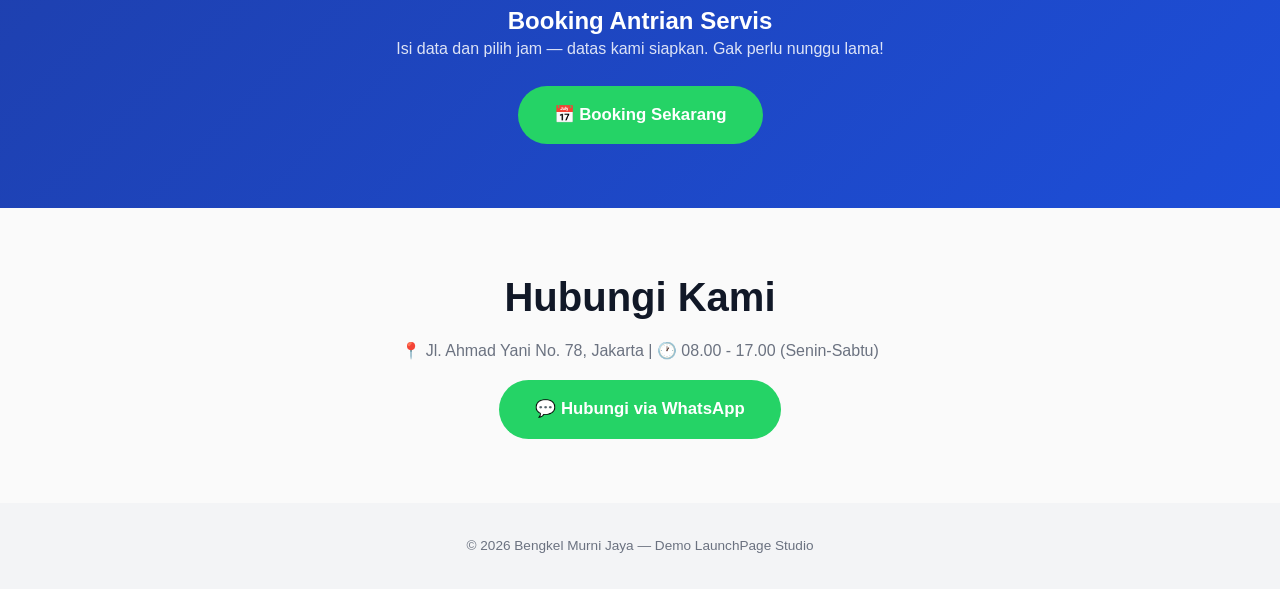
<file: demo/bengkel.html>
<!DOCTYPE html>
<html lang="id">
<head>
  <meta charset="UTF-8">
  <meta name="viewport" content="width=device-width, initial-scale=1.0">
  <link rel="icon" type="image/x-icon" href="/favicon.ico">
  <link rel="icon" type="image/png" sizes="32x32" href="/assets/favicon-32x32.png">
  <link rel="icon" type="image/png" sizes="192x192" href="/assets/favicon-192x192.png">
  <link rel="apple-touch-icon" sizes="180x180" href="/assets/apple-touch-icon.png">
  <title>Bengkel Murni Jaya — Demo Bengkel</title>
  <meta name="description" content="Demo landing page bengkel motor - Bengkel Murni Jaya. Layanan servis, harga, dan booking online.">
  <link rel="stylesheet" href="../css/style.css">
  <style>
    .demo-hero-bengkel {
      background: linear-gradient(135deg, #1E40AF, #1D4ED8);
      color: #fff;
      padding: var(--space-4xl) 0;
      text-align: center;
    }
    .demo-hero-bengkel h1 { color: #fff; font-size: clamp(2rem,5vw,3rem); }
    .demo-hero-bengkel p { color: rgba(255,255,255,0.85); max-width: 500px; margin: var(--space-md) auto; }
    .service-list {
      display: grid;
      grid-template-columns: repeat(auto-fit, minmax(280px, 1fr));
      gap: var(--space-lg);
      margin-top: var(--space-xl);
    }
    .service-card {
      display: flex;
      gap: var(--space-md);
      padding: var(--space-lg);
    }
    .service-card .sc-icon {
      width: 60px;
      height: 60px;
      border-radius: var(--radius-md);
      background: var(--md-primary-container);
      display: flex;
      align-items: center;
      justify-content: center;
      font-size: 1.5rem;
      flex-shrink: 0;
    }
    .service-card .sc-info h3 { font-size: 1rem; margin-bottom: var(--space-xs); }
    .service-card .sc-info p { font-size: 0.85rem; color: var(--md-text-muted); margin-bottom: var(--space-xs); }
    .service-card .sc-price { font-weight: 700; color: var(--md-primary); }
    .price-table {
      width: 100%;
      border-collapse: collapse;
      margin-top: var(--space-lg);
    }
    .price-table th, .price-table td {
      padding: var(--space-md);
      text-align: left;
      border-bottom: 1px solid var(--md-surface-variant);
    }
    .price-table th {
      font-weight: 600;
      color: var(--md-text-muted);
      font-size: 0.85rem;
      text-transform: uppercase;
      letter-spacing: 0.06em;
    }
    .price-table td { font-size: 0.92rem; }
    .price-table tr:hover td { background: var(--md-surface-variant); }
    .booking-section {
      background: linear-gradient(135deg, #1E40AF, #1D4ED8);
      color: #fff;
      padding: var(--space-3xl) 0;
      text-align: center;
    }
    .booking-section h2 { color: #fff; }
    .booking-section p { color: rgba(255,255,255,0.85); }
  </style>
</head>
<body class="demo-page">
  <header class="demo-header">
    <div class="container">
      <h2>🔧 Bengkel Murni Jaya</h2>
      <a href="../launchpage.html#portofolio" class="btn btn-outlined btn-small">← Kembali</a>
    </div>
  </header>

  <section class="demo-hero-bengkel">
    <div class="container">
      <h1>Bengkel Murni Jaya</h1>
      <p>Servis motor profesional, harga bersahabat. Antrian online biar gak ngantri lama!</p>
      <a href="https://wa.me/6281234567890?text=Halo%20Bengkel%20Murni%20Jaya%2C%20saya%20mau%20booking%20servis" class="btn btn-whatsapp">🔧 Booking Servis</a>
    </div>
  </section>

  <!-- Layanan -->
  <section class="demo-content">
    <div class="container">
      <h2 class="section-title">Layanan Servis</h2>
      <div class="service-list">
        <div class="service-card m3-card-outlined">
          <div class="sc-icon">🔧</div>
          <div class="sc-info">
            <h3>Servis Ringan</h3>
            <p>Ganti oli, busi, filter udara, dan setelan karburator/injeksi.</p>
            <span class="sc-price">Rp50.000</span>
          </div>
        </div>
        <div class="service-card m3-card-outlined">
          <div class="sc-icon">⚙️</div>
          <div class="sc-info">
            <h3>Servis Berat</h3>
            <p>Turun mesin, ganti kampas kopling, servis CVT matic.</p>
            <span class="sc-price">Rp150.000</span>
          </div>
        </div>
        <div class="service-card m3-card-outlined">
          <div class="sc-icon">🔩</div>
          <div class="sc-info">
            <h3>Ganti Ban</h3>
            <p>Ganti ban luar & dalam, balancing & angin nitrogen.</p>
            <span class="sc-price">Rp20.000 + Ban</span>
          </div>
        </div>
        <div class="service-card m3-card-outlined">
          <div class="sc-icon">🔋</div>
          <div class="sc-info">
            <h3>Ganti Aki</h3>
            <p>Ganti aki kering/basah untuk semua tipe motor.</p>
            <span class="sc-price">Rp80.000</span>
          </div>
        </div>
        <div class="service-card m3-card-outlined">
          <div class="sc-icon">🛞</div>
          <div class="sc-info">
            <h3>Spooring Balancing</h3>
            <p>Setelan roda depan & belakang, balancing presisi.</p>
            <span class="sc-price">Rp75.000</span>
          </div>
        </div>
        <div class="service-card m3-card-outlined">
          <div class="sc-icon">🎨</div>
          <div class="sc-info">
            <h3>Cat & Body Repair</h3>
            <p>Cat ulang body, perbaikan bodi lecet/penyok.</p>
            <span class="sc-price">Mulai Rp300.000</span>
          </div>
        </div>
      </div>
    </div>
  </section>

  <!-- Price Table -->
  <section class="demo-content" style="background: var(--md-surface-variant);">
    <div class="container">
      <h2 class="section-title">Daftar Harga Servis</h2>
      <div style="overflow-x: auto;">
        <table class="price-table m3-card">
          <thead>
            <tr>
              <th>Jenis Servis</th>
              <th>Motor Matic</th>
              <th>Motor Bebek</th>
              <th>Motor Sport</th>
            </tr>
          </thead>
          <tbody>
            <tr>
              <td>Ganti Oli Mesin</td>
              <td>Rp45.000</td>
              <td>Rp40.000</td>
              <td>Rp60.000</td>
            </tr>
            <tr>
              <td>Servis Ringan</td>
              <td>Rp50.000</td>
              <td>Rp45.000</td>
              <td>Rp70.000</td>
            </tr>
            <tr>
              <td>Servis Besar</td>
              <td>Rp150.000</td>
              <td>Rp130.000</td>
              <td>Rp200.000</td>
            </tr>
            <tr>
              <td>Ganti Kampas Rem</td>
              <td>Rp35.000</td>
              <td>Rp30.000</td>
              <td>Rp50.000</td>
            </tr>
            <tr>
              <td>Ganti Rantai + Gir</td>
              <td>Rp120.000</td>
              <td>Rp110.000</td>
              <td>Rp180.000</td>
            </tr>
          </tbody>
        </table>
      </div>
    </div>
  </section>

  <!-- Booking -->
  <section class="booking-section">
    <div class="container">
      <h2>Booking Antrian Servis</h2>
      <p style="margin-bottom: var(--space-lg);">Isi data dan pilih jam — datas kami siapkan. Gak perlu nunggu lama!</p>
      <a href="https://wa.me/6281234567890?text=Halo%20Bengkel%20Murni%20Jaya%2C%20saya%20mau%20booking%20servis%20motor%20-%20Nama%3A%20%5Bisi%5D%2C%20Jam%3A%20%5Bisi%5D" class="btn btn-whatsapp btn-large">📅 Booking Sekarang</a>
    </div>
  </section>

  <section class="demo-content">
    <div class="container text-center">
      <h2 class="section-title">Hubungi Kami</h2>
      <p style="color: var(--md-text-muted); margin-bottom: var(--space-md);">
        📍 Jl. Ahmad Yani No. 78, Jakarta | 🕐 08.00 - 17.00 (Senin-Sabtu)
      </p>
      <a href="https://wa.me/6281234567890?text=Halo%20Bengkel%20Murni%20Jaya" class="btn btn-whatsapp btn-large">💬 Hubungi via WhatsApp</a>
    </div>
  </section>

  <footer class="demo-footer">
    <div class="container">
      <p>&copy; 2026 Bengkel Murni Jaya — Demo LaunchPage Studio</p>
    </div>
  </footer>
</body>
</html>
</file>
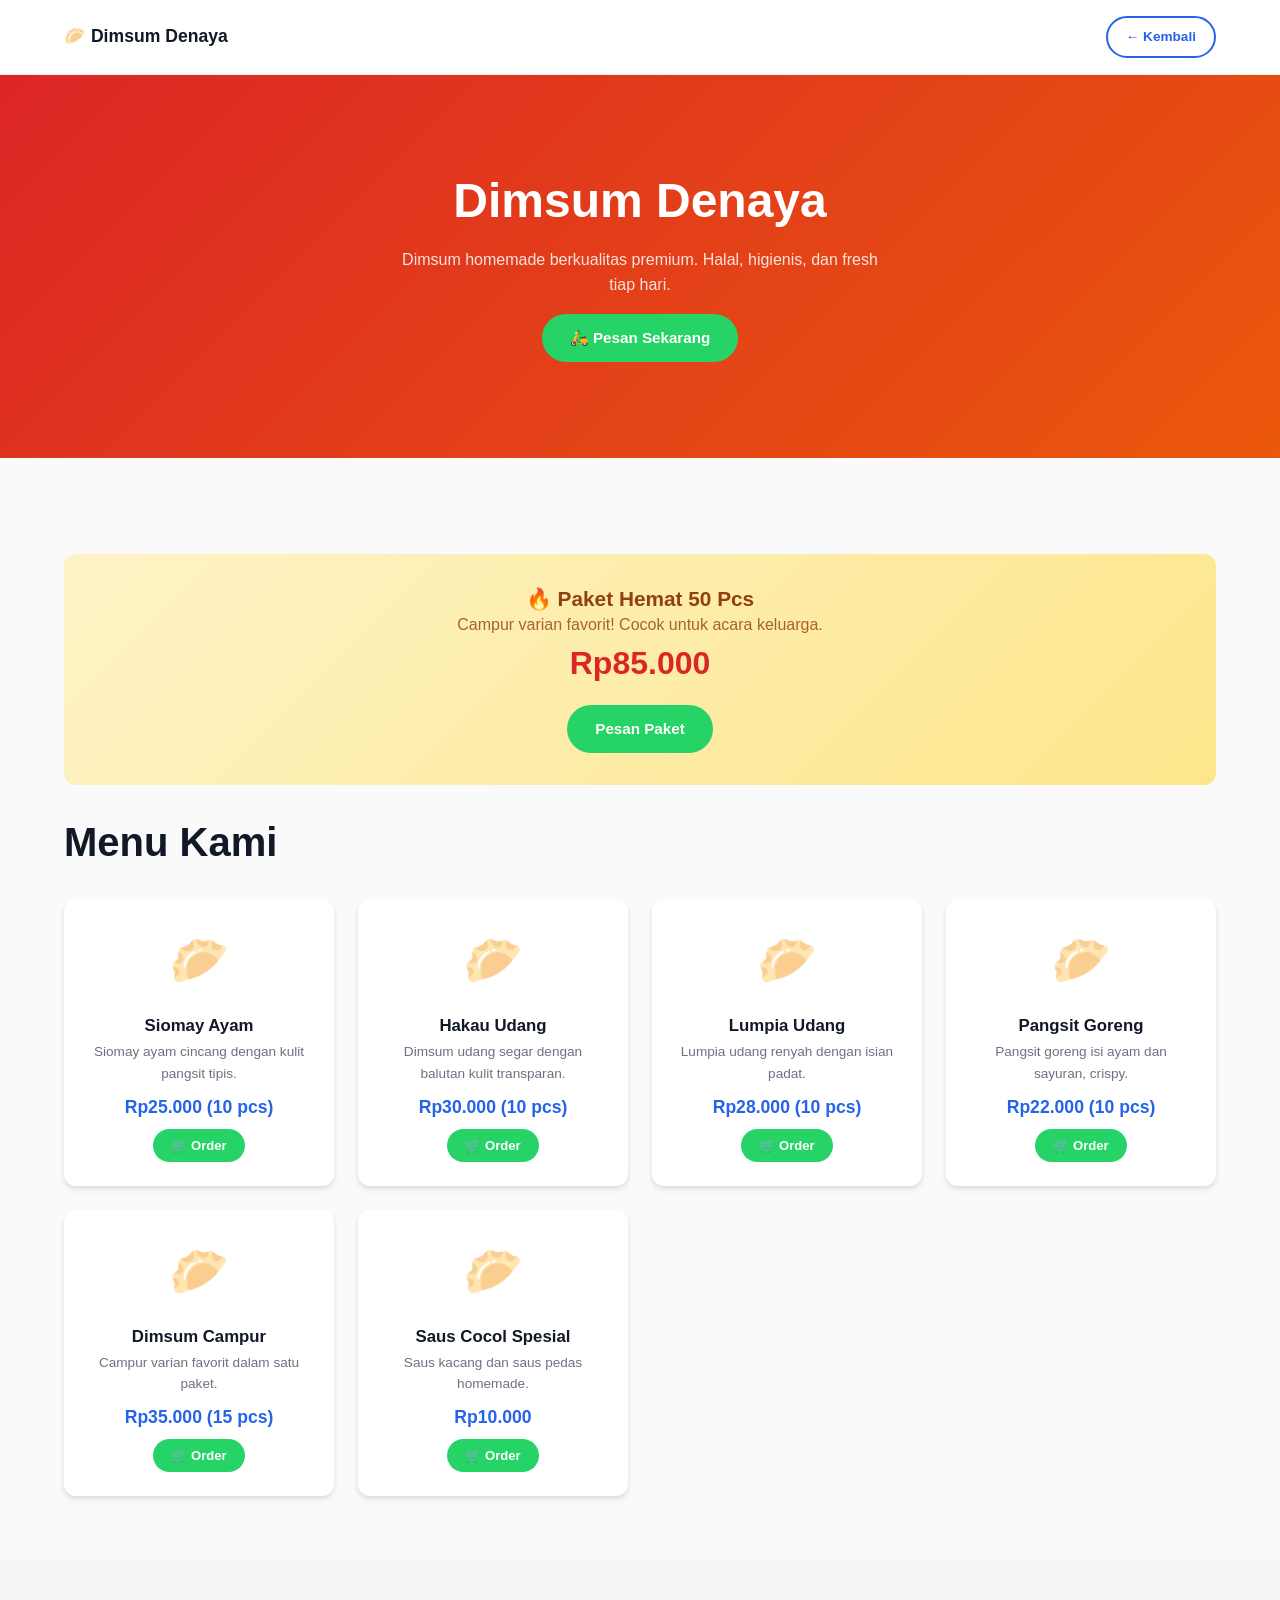
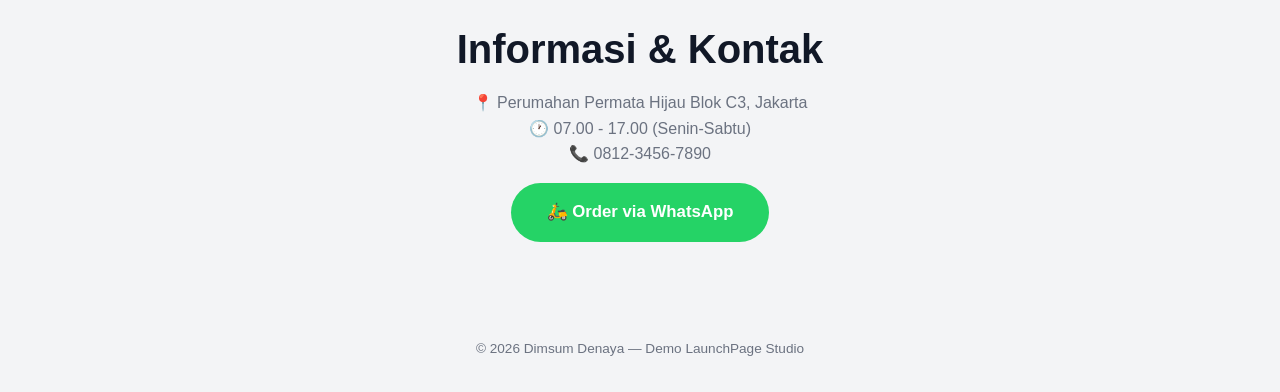
<file: demo/dimsum.html>
<!DOCTYPE html>
<html lang="id">
<head>
  <meta charset="UTF-8">
  <meta name="viewport" content="width=device-width, initial-scale=1.0">
  <link rel="icon" type="image/x-icon" href="/favicon.ico">
  <link rel="icon" type="image/png" sizes="32x32" href="/assets/favicon-32x32.png">
  <link rel="icon" type="image/png" sizes="192x192" href="/assets/favicon-192x192.png">
  <link rel="apple-touch-icon" sizes="180x180" href="/assets/apple-touch-icon.png">
  <title>Dimsum Denaya — Demo Kuliner</title>
  <meta name="description" content="Demo landing page dimsum - Dimsum Denaya. Menu digital dengan foto produk dan pesan via WA.">
  <link rel="stylesheet" href="../css/style.css">
  <style>
    .demo-hero-dimsum {
      background: linear-gradient(135deg, #DC2626, #EA580C);
      color: #fff;
      padding: var(--space-4xl) 0;
      text-align: center;
    }
    .demo-hero-dimsum h1 { color: #fff; font-size: clamp(2rem,5vw,3rem); }
    .demo-hero-dimsum p { color: rgba(255,255,255,0.85); max-width: 500px; margin: var(--space-md) auto; }
    .dimsum-menu-grid {
      display: grid;
      grid-template-columns: repeat(auto-fit, minmax(250px, 1fr));
      gap: var(--space-lg);
      margin-top: var(--space-xl);
    }
    .dimsum-card {
      padding: var(--space-lg);
      text-align: center;
    }
    .dimsum-card .ds-icon {
      font-size: 3rem;
      margin-bottom: var(--space-md);
    }
    .dimsum-card h3 { font-size: 1.05rem; margin-bottom: var(--space-xs); }
    .dimsum-card .ds-desc { font-size: 0.85rem; color: var(--md-text-muted); margin-bottom: var(--space-sm); }
    .dimsum-card .ds-price { font-weight: 700; color: var(--md-primary); font-size: 1.1rem; }
    .dimsum-card .ds-order {
      display: inline-block;
      margin-top: var(--space-sm);
      padding: 6px 18px;
      background: #25D366;
      color: #fff;
      border-radius: var(--radius-full);
      font-size: 0.82rem;
      font-weight: 600;
      cursor: pointer;
      transition: opacity var(--transition-fast);
    }
    .dimsum-card .ds-order:hover { opacity: 0.85; }
    .promo-banner {
      background: linear-gradient(135deg, #FEF3C7, #FDE68A);
      border-radius: var(--radius-md);
      padding: var(--space-xl);
      text-align: center;
      margin: var(--space-xl) 0;
    }
    .promo-banner h3 { color: #92400E; font-size: 1.3rem; }
    .promo-banner p { color: #92400E; opacity: 0.8; }
    .promo-banner .promo-price { font-size: 2rem; font-weight: 800; color: #DC2626; }
  </style>
</head>
<body class="demo-page">
  <header class="demo-header">
    <div class="container">
      <h2>🥟 Dimsum Denaya</h2>
      <a href="../launchpage.html#portofolio" class="btn btn-outlined btn-small">← Kembali</a>
    </div>
  </header>

  <section class="demo-hero-dimsum">
    <div class="container">
      <h1>Dimsum Denaya</h1>
      <p>Dimsum homemade berkualitas premium. Halal, higienis, dan fresh tiap hari.</p>
      <a href="https://wa.me/6281234567890?text=Halo%20Dimsum%20Denaya%2C%20saya%20mau%20order" class="btn btn-whatsapp">🛵 Pesan Sekarang</a>
    </div>
  </section>

  <section class="demo-content">
    <div class="container">
      <div class="promo-banner fade-up">
        <h3>🔥 Paket Hemat 50 Pcs</h3>
        <p>Campur varian favorit! Cocok untuk acara keluarga.</p>
        <div class="promo-price">Rp85.000</div>
        <a href="https://wa.me/6281234567890?text=Halo%20Dimsum%20Denaya%2C%20saya%20mau%20paket%20hemat%2050pcs" class="btn btn-whatsapp" style="margin-top: var(--space-md);">Pesan Paket</a>
      </div>

      <h2 class="section-title">Menu Kami</h2>
      <div class="dimsum-menu-grid">
        <div class="dimsum-card m3-card-elevated fade-up">
          <div class="ds-icon">🥟</div>
          <h3>Siomay Ayam</h3>
          <p class="ds-desc">Siomay ayam cincang dengan kulit pangsit tipis.</p>
          <div class="ds-price">Rp25.000 (10 pcs)</div>
          <div class="ds-order" onclick="window.open('https://wa.me/6281234567890?text=Halo%20Dimsum%20Denaya%2C%20saya%20mau%20order%20Siomay%20Ayam','_blank')">🛒 Order</div>
        </div>
        <div class="dimsum-card m3-card-elevated fade-up delay-100">
          <div class="ds-icon">🥟</div>
          <h3>Hakau Udang</h3>
          <p class="ds-desc">Dimsum udang segar dengan balutan kulit transparan.</p>
          <div class="ds-price">Rp30.000 (10 pcs)</div>
          <div class="ds-order" onclick="window.open('https://wa.me/6281234567890?text=Halo%20Dimsum%20Denaya%2C%20saya%20mau%20order%20Hakau%20Udang','_blank')">🛒 Order</div>
        </div>
        <div class="dimsum-card m3-card-elevated fade-up delay-200">
          <div class="ds-icon">🥟</div>
          <h3>Lumpia Udang</h3>
          <p class="ds-desc">Lumpia udang renyah dengan isian padat.</p>
          <div class="ds-price">Rp28.000 (10 pcs)</div>
          <div class="ds-order" onclick="window.open('https://wa.me/6281234567890?text=Halo%20Dimsum%20Denaya%2C%20saya%20mau%20order%20Lumpia%20Udang','_blank')">🛒 Order</div>
        </div>
        <div class="dimsum-card m3-card-elevated fade-up delay-300">
          <div class="ds-icon">🥟</div>
          <h3>Pangsit Goreng</h3>
          <p class="ds-desc">Pangsit goreng isi ayam dan sayuran, crispy.</p>
          <div class="ds-price">Rp22.000 (10 pcs)</div>
          <div class="ds-order" onclick="window.open('https://wa.me/6281234567890?text=Halo%20Dimsum%20Denaya%2C%20saya%20mau%20order%20Pangsit%20Goreng','_blank')">🛒 Order</div>
        </div>
        <div class="dimsum-card m3-card-elevated fade-up delay-400">
          <div class="ds-icon">🥟</div>
          <h3>Dimsum Campur</h3>
          <p class="ds-desc">Campur varian favorit dalam satu paket.</p>
          <div class="ds-price">Rp35.000 (15 pcs)</div>
          <div class="ds-order" onclick="window.open('https://wa.me/6281234567890?text=Halo%20Dimsum%20Denaya%2C%20saya%20mau%20order%20Dimsum%20Campur','_blank')">🛒 Order</div>
        </div>
        <div class="dimsum-card m3-card-elevated fade-up delay-500">
          <div class="ds-icon">🥟</div>
          <h3>Saus Cocol Spesial</h3>
          <p class="ds-desc">Saus kacang dan saus pedas homemade.</p>
          <div class="ds-price">Rp10.000</div>
          <div class="ds-order" onclick="window.open('https://wa.me/6281234567890?text=Halo%20Dimsum%20Denaya%2C%20saya%20mau%20order%20Saus%20Cocol','_blank')">🛒 Order</div>
        </div>
      </div>
    </div>
  </section>

  <section class="demo-content" style="background: var(--md-surface-variant);">
    <div class="container text-center">
      <h2 class="section-title">Informasi & Kontak</h2>
      <p style="color: var(--md-text-muted); margin-bottom: var(--space-md);">
        📍 Perumahan Permata Hijau Blok C3, Jakarta<br>
        🕐 07.00 - 17.00 (Senin-Sabtu)<br>
        📞 0812-3456-7890
      </p>
      <a href="https://wa.me/6281234567890?text=Halo%20Dimsum%20Denaya%2C%20saya%20mau%20order" class="btn btn-whatsapp btn-large">🛵 Order via WhatsApp</a>
    </div>
  </section>

  <footer class="demo-footer">
    <div class="container">
      <p>&copy; 2026 Dimsum Denaya — Demo LaunchPage Studio</p>
    </div>
  </footer>
  <script src="../js/main.js"></script>
</body>
</html>
</file>
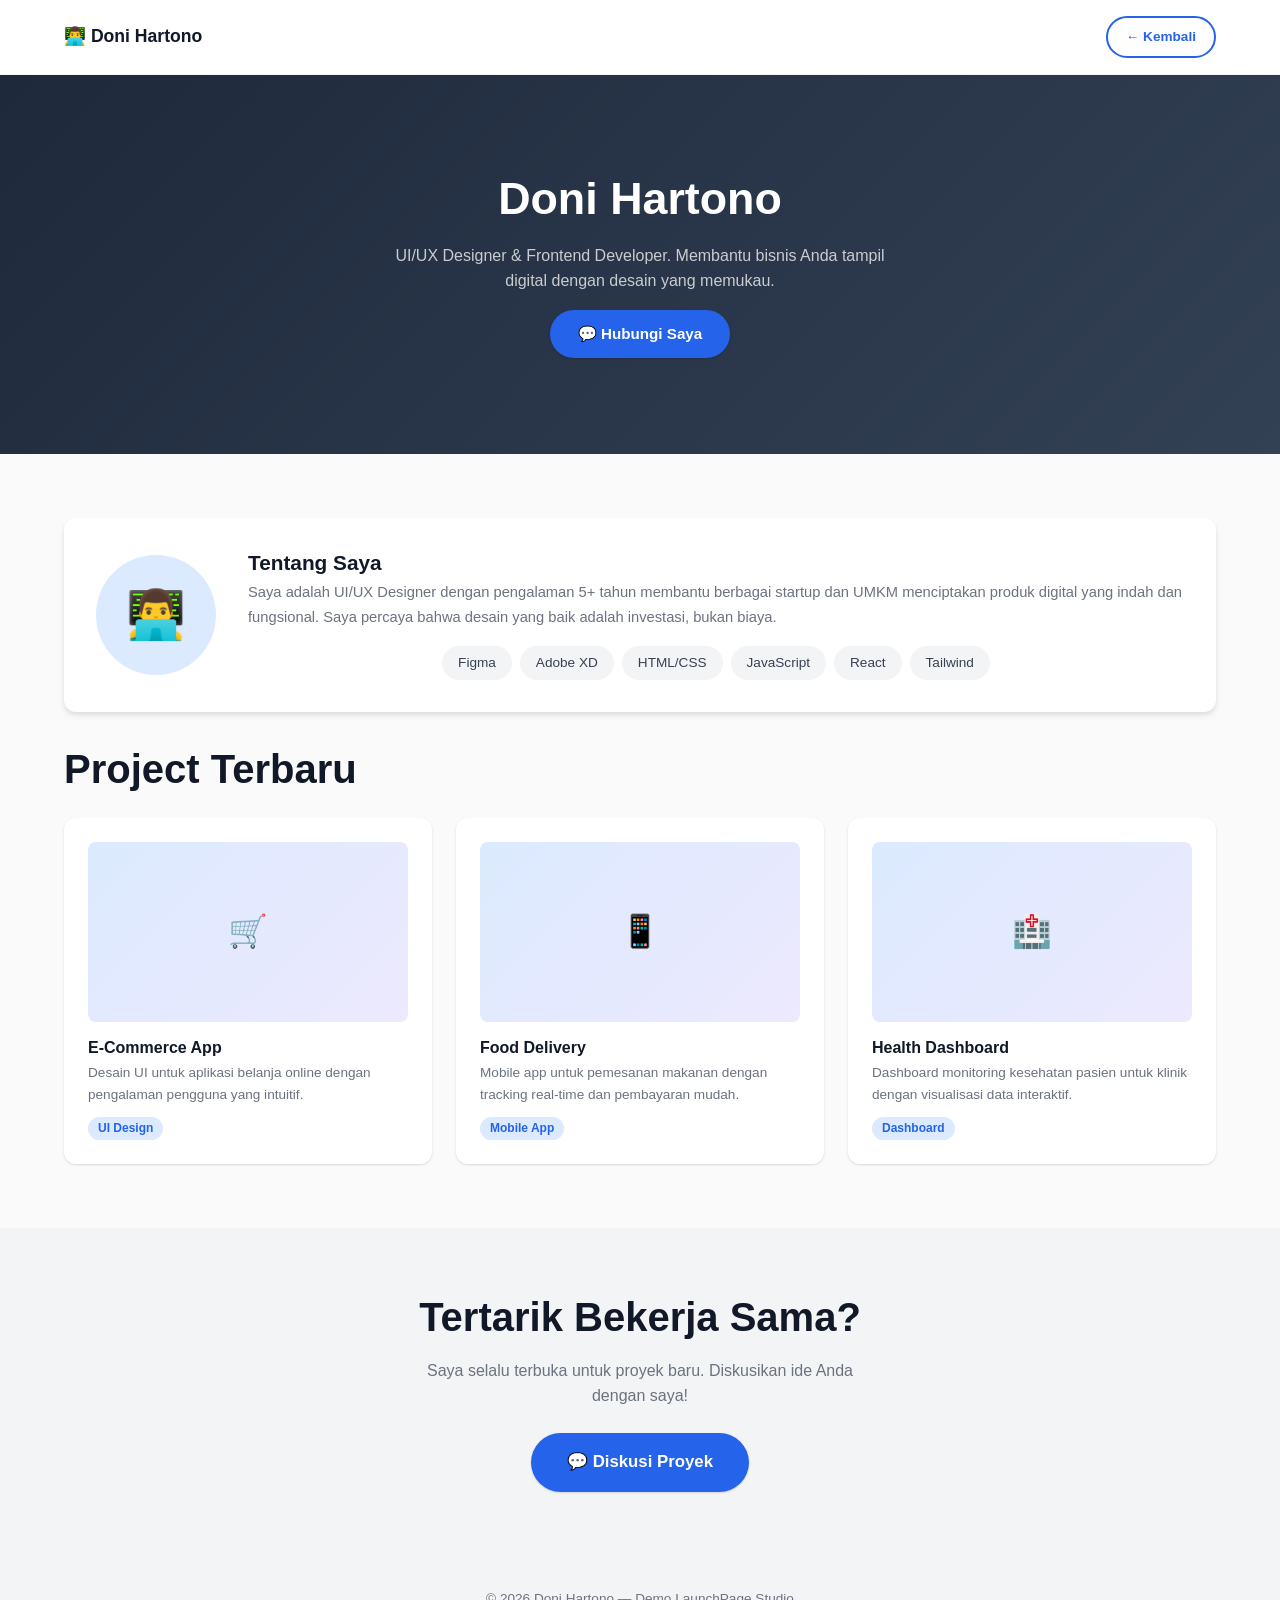
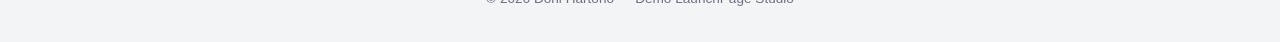
<file: demo/freelancer.html>
<!DOCTYPE html>
<html lang="id">
<head>
  <meta charset="UTF-8">
  <meta name="viewport" content="width=device-width, initial-scale=1.0">
  <link rel="icon" type="image/x-icon" href="/favicon.ico">
  <link rel="icon" type="image/png" sizes="32x32" href="/assets/favicon-32x32.png">
  <link rel="icon" type="image/png" sizes="192x192" href="/assets/favicon-192x192.png">
  <link rel="apple-touch-icon" sizes="180x180" href="/assets/apple-touch-icon.png">
  <title>Doni Hartono — Freelancer UI/UX Designer</title>
  <meta name="description" content="Demo landing page freelancer - Doni Hartono. Portfolio UI/UX designer dengan project showcase dan contact form.">
  <link rel="stylesheet" href="../css/style.css">
  <style>
    .demo-hero-freelancer {
      background: linear-gradient(135deg, #1E293B, #334155);
      color: #fff;
      padding: var(--space-4xl) 0;
      text-align: center;
    }
    .demo-hero-freelancer h1 { color: #fff; font-size: clamp(2rem,5vw,2.8rem); }
    .demo-hero-freelancer p { color: rgba(255,255,255,0.75); max-width: 500px; margin: var(--space-md) auto; }
    .freelancer-bio {
      display: flex;
      align-items: center;
      gap: var(--space-xl);
      padding: var(--space-xl);
      margin-bottom: var(--space-xl);
    }
    .freelancer-bio .avatar-large {
      width: 120px;
      height: 120px;
      border-radius: 50%;
      background: var(--md-primary-container);
      display: flex;
      align-items: center;
      justify-content: center;
      font-size: 3rem;
      flex-shrink: 0;
    }
    .freelancer-bio .bio-text h2 { font-size: 1.3rem; margin-bottom: var(--space-xs); }
    .freelancer-bio .bio-text p { color: var(--md-text-muted); font-size: 0.92rem; line-height: 1.7; }
    .project-grid {
      display: grid;
      grid-template-columns: repeat(auto-fit, minmax(280px, 1fr));
      gap: var(--space-lg);
      margin-top: var(--space-lg);
    }
    .project-card {
      padding: var(--space-lg);
    }
    .project-card .project-thumb {
      width: 100%;
      height: 180px;
      background: linear-gradient(135deg, var(--md-primary-container), var(--md-secondary-container));
      border-radius: var(--radius-sm);
      display: flex;
      align-items: center;
      justify-content: center;
      font-size: 2rem;
      margin-bottom: var(--space-md);
    }
    .project-card h3 { font-size: 1rem; margin-bottom: var(--space-xs); }
    .project-card p { font-size: 0.85rem; color: var(--md-text-muted); margin-bottom: var(--space-sm); }
    .project-card .project-tag {
      display: inline-block;
      padding: 2px 10px;
      background: var(--md-primary-container);
      color: var(--md-primary);
      border-radius: var(--radius-full);
      font-size: 0.75rem;
      font-weight: 600;
    }
    .skills-list {
      display: flex;
      flex-wrap: wrap;
      gap: var(--space-sm);
      justify-content: center;
      margin-top: var(--space-md);
    }
    .skills-list .skill-tag {
      padding: 6px 16px;
      background: var(--md-surface-variant);
      border-radius: var(--radius-full);
      font-size: 0.85rem;
      font-weight: 500;
      color: var(--md-text-secondary);
    }
    @media (max-width: 768px) {
      .freelancer-bio { flex-direction: column; text-align: center; }
    }
  </style>
</head>
<body class="demo-page">
  <header class="demo-header">
    <div class="container">
      <h2>👨‍💻 Doni Hartono</h2>
      <a href="../launchpage.html#portofolio" class="btn btn-outlined btn-small">← Kembali</a>
    </div>
  </header>

  <section class="demo-hero-freelancer">
    <div class="container">
      <h1>Doni Hartono</h1>
      <p>UI/UX Designer & Frontend Developer. Membantu bisnis Anda tampil digital dengan desain yang memukau.</p>
      <a href="https://wa.me/6281234567890?text=Halo%20Doni%2C%20saya%20lihat%20portfolio%20Anda" class="btn btn-contained">💬 Hubungi Saya</a>
    </div>
  </section>

  <section class="demo-content">
    <div class="container">
      <div class="freelancer-bio m3-card-elevated">
        <div class="avatar-large">👨‍💻</div>
        <div class="bio-text">
          <h2>Tentang Saya</h2>
          <p>Saya adalah UI/UX Designer dengan pengalaman 5+ tahun membantu berbagai startup dan UMKM menciptakan produk digital yang indah dan fungsional. Saya percaya bahwa desain yang baik adalah investasi, bukan biaya.</p>
          <div class="skills-list">
            <span class="skill-tag">Figma</span>
            <span class="skill-tag">Adobe XD</span>
            <span class="skill-tag">HTML/CSS</span>
            <span class="skill-tag">JavaScript</span>
            <span class="skill-tag">React</span>
            <span class="skill-tag">Tailwind</span>
          </div>
        </div>
      </div>

      <h2 class="section-title">Project Terbaru</h2>
      <div class="project-grid">
        <div class="project-card m3-card">
          <div class="project-thumb">🛒</div>
          <h3>E-Commerce App</h3>
          <p>Desain UI untuk aplikasi belanja online dengan pengalaman pengguna yang intuitif.</p>
          <span class="project-tag">UI Design</span>
        </div>
        <div class="project-card m3-card">
          <div class="project-thumb">📱</div>
          <h3>Food Delivery</h3>
          <p>Mobile app untuk pemesanan makanan dengan tracking real-time dan pembayaran mudah.</p>
          <span class="project-tag">Mobile App</span>
        </div>
        <div class="project-card m3-card">
          <div class="project-thumb">🏥</div>
          <h3>Health Dashboard</h3>
          <p>Dashboard monitoring kesehatan pasien untuk klinik dengan visualisasi data interaktif.</p>
          <span class="project-tag">Dashboard</span>
        </div>
      </div>
    </div>
  </section>

  <section class="demo-content" style="background: var(--md-surface-variant);">
    <div class="container text-center">
      <h2 class="section-title">Tertarik Bekerja Sama?</h2>
      <p style="color: var(--md-text-muted); margin-bottom: var(--space-lg); max-width: 450px; margin-left: auto; margin-right: auto;">
        Saya selalu terbuka untuk proyek baru. Diskusikan ide Anda dengan saya!
      </p>
      <a href="https://wa.me/6281234567890?text=Halo%20Doni%2C%20saya%20tertarik%20kerja%20sama" class="btn btn-contained btn-large">💬 Diskusi Proyek</a>
    </div>
  </section>

  <footer class="demo-footer">
    <div class="container">
      <p>&copy; 2026 Doni Hartono — Demo LaunchPage Studio</p>
    </div>
  </footer>
</body>
</html>
</file>
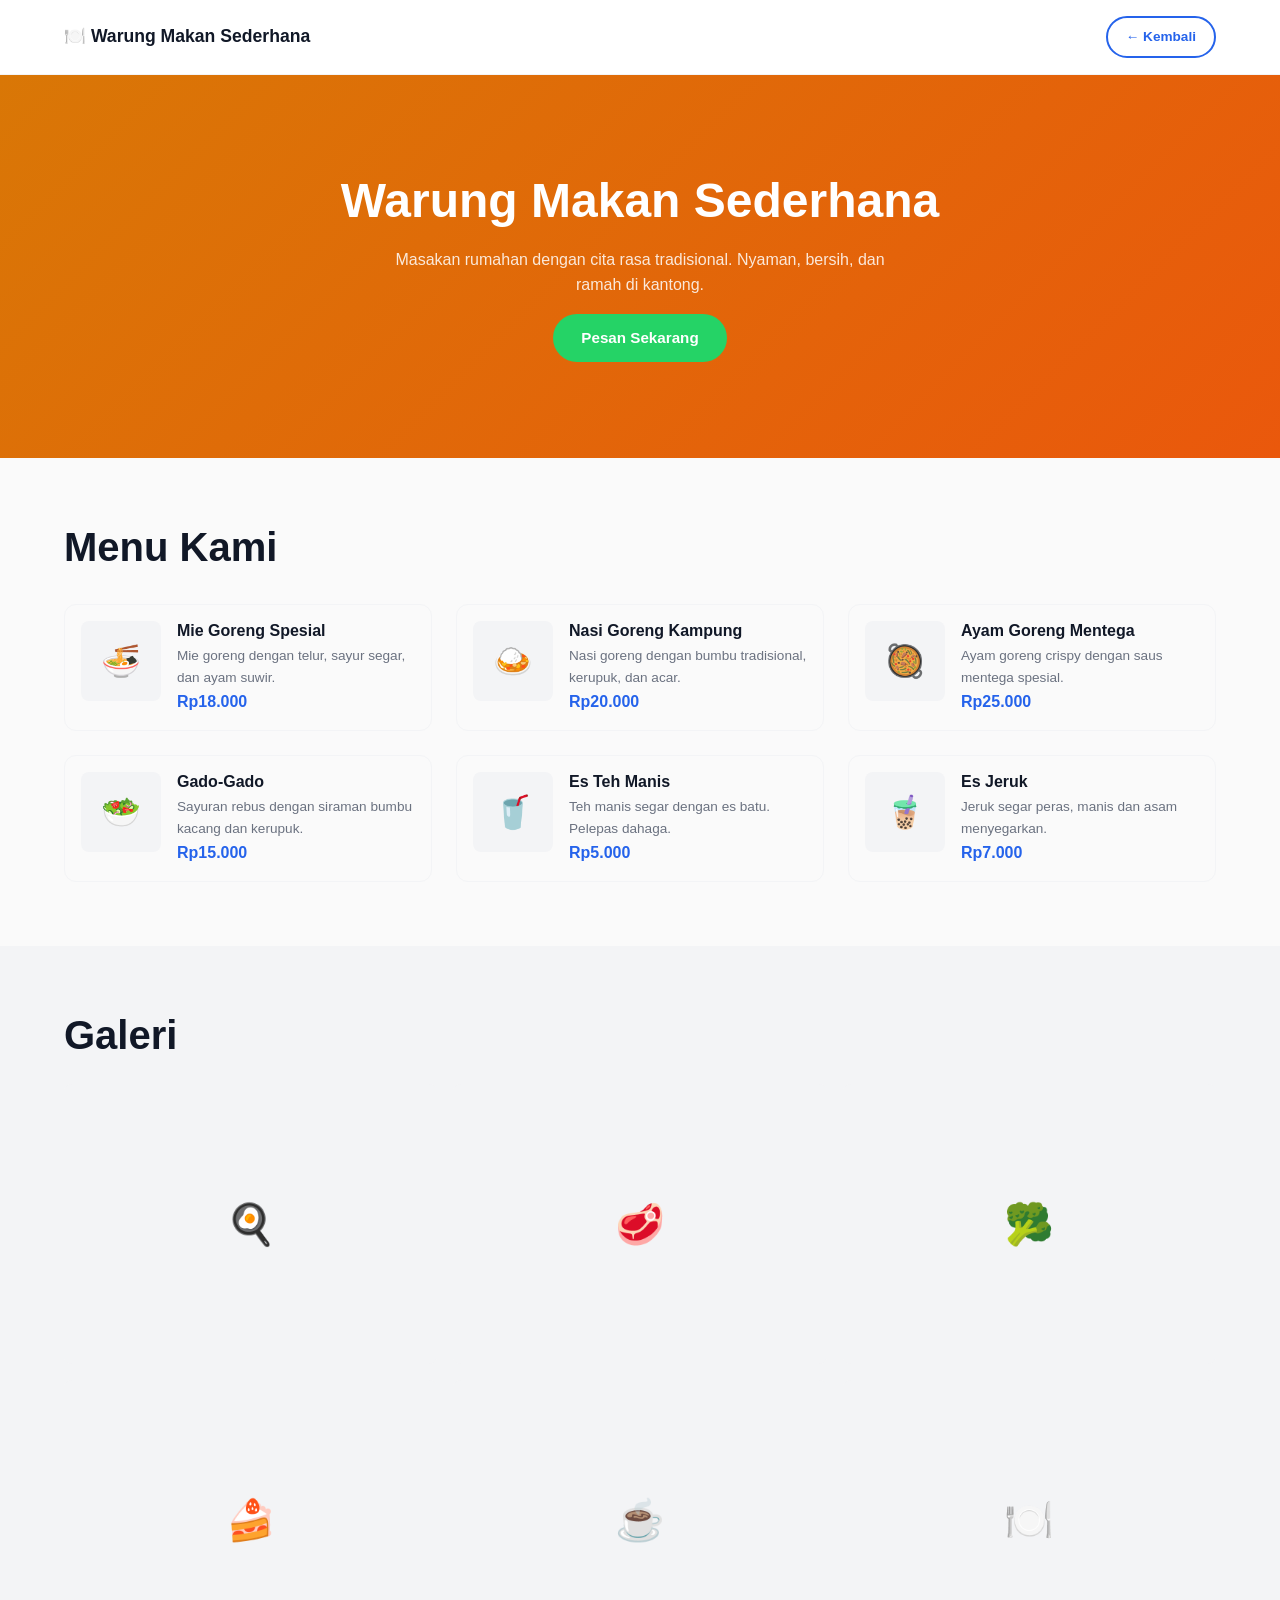
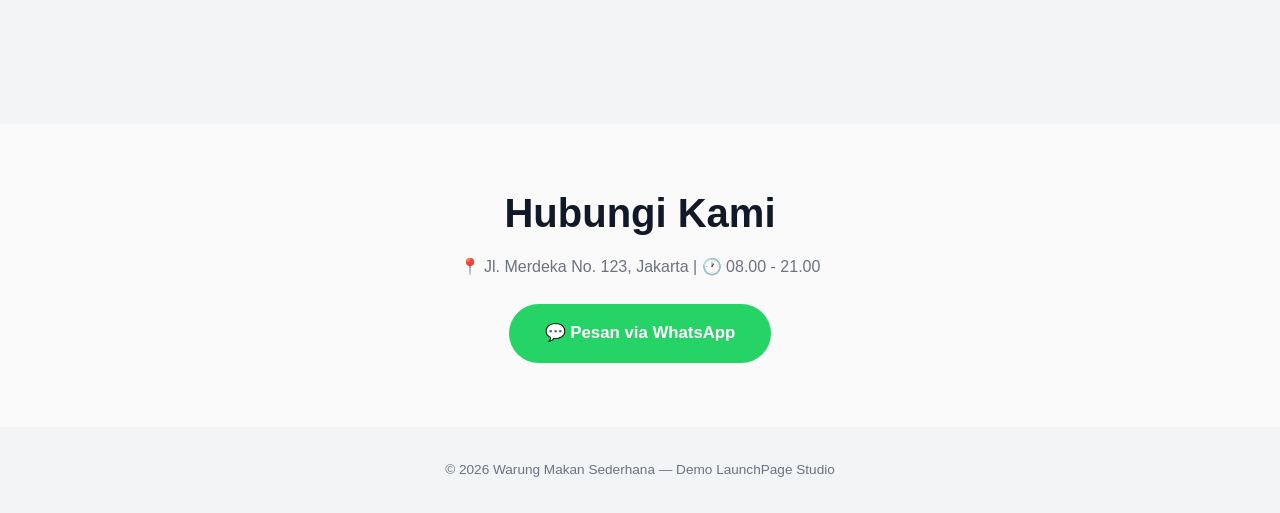
<file: demo/restoran.html>
<!DOCTYPE html>
<html lang="id">
<head>
  <meta charset="UTF-8">
  <meta name="viewport" content="width=device-width, initial-scale=1.0">
  <link rel="icon" type="image/x-icon" href="/favicon.ico">
  <link rel="icon" type="image/png" sizes="32x32" href="/assets/favicon-32x32.png">
  <link rel="icon" type="image/png" sizes="192x192" href="/assets/favicon-192x192.png">
  <link rel="apple-touch-icon" sizes="180x180" href="/assets/apple-touch-icon.png">
  <title>Warung Makan Sederhana — Demo Restoran</title>
  <meta name="description" content="Demo landing page restoran - Warung Makan Sederhana. Menu, galeri, dan pesan via WhatsApp.">
  <link rel="stylesheet" href="../css/style.css">
  <style>
    .demo-hero-restoran {
      background: linear-gradient(135deg, #D97706, #EA580C);
      color: #fff;
      padding: var(--space-4xl) 0;
      text-align: center;
    }
    .demo-hero-restoran h1 { color: #fff; font-size: clamp(2rem,5vw,3rem); }
    .demo-hero-restoran p { color: rgba(255,255,255,0.85); max-width: 500px; margin: var(--space-md) auto; }
    .menu-grid {
      display: grid;
      grid-template-columns: repeat(auto-fit, minmax(280px, 1fr));
      gap: var(--space-lg);
      margin-top: var(--space-xl);
    }
    .menu-item {
      display: flex;
      gap: var(--space-md);
      padding: var(--space-md);
    }
    .menu-item .menu-img {
      width: 80px;
      height: 80px;
      border-radius: var(--radius-sm);
      background: var(--md-surface-variant);
      display: flex;
      align-items: center;
      justify-content: center;
      font-size: 2rem;
      flex-shrink: 0;
    }
    .menu-item .menu-info { flex: 1; }
    .menu-item .menu-info h4 { margin-bottom: var(--space-xs); font-size: 1rem; }
    .menu-item .menu-info p { font-size: 0.85rem; color: var(--md-text-muted); }
    .menu-item .menu-price { font-weight: 700; color: var(--md-primary); }
    .demo-gallery {
      display: grid;
      grid-template-columns: repeat(3, 1fr);
      gap: var(--space-md);
      margin-top: var(--space-lg);
    }
    .demo-gallery .gallery-item {
      aspect-ratio: 4/3;
      background: var(--md-surface-variant);
      border-radius: var(--radius-sm);
      display: flex;
      align-items: center;
      justify-content: center;
      font-size: 2.5rem;
    }
    @media (max-width: 768px) {
      .demo-gallery { grid-template-columns: repeat(2, 1fr); }
    }
  </style>
</head>
<body class="demo-page">
  <header class="demo-header">
    <div class="container">
      <h2>🍽️ Warung Makan Sederhana</h2>
      <a href="../launchpage.html#portofolio" class="btn btn-outlined btn-small">← Kembali</a>
    </div>
  </header>

  <section class="demo-hero-restoran">
    <div class="container">
      <h1>Warung Makan Sederhana</h1>
      <p>Masakan rumahan dengan cita rasa tradisional. Nyaman, bersih, dan ramah di kantong.</p>
      <a href="https://wa.me/6281234567890?text=Halo%20Warung%20Sederhana%2C%20saya%20mau%20pesan" class="btn btn-whatsapp">Pesan Sekarang</a>
    </div>
  </section>

  <section class="demo-content">
    <div class="container">
      <h2 class="section-title">Menu Kami</h2>
      <div class="menu-grid">
        <div class="menu-item m3-card-outlined">
          <div class="menu-img">🍜</div>
          <div class="menu-info">
            <h4>Mie Goreng Spesial</h4>
            <p>Mie goreng dengan telur, sayur segar, dan ayam suwir.</p>
            <span class="menu-price">Rp18.000</span>
          </div>
        </div>
        <div class="menu-item m3-card-outlined">
          <div class="menu-img">🍛</div>
          <div class="menu-info">
            <h4>Nasi Goreng Kampung</h4>
            <p>Nasi goreng dengan bumbu tradisional, kerupuk, dan acar.</p>
            <span class="menu-price">Rp20.000</span>
          </div>
        </div>
        <div class="menu-item m3-card-outlined">
          <div class="menu-img">🥘</div>
          <div class="menu-info">
            <h4>Ayam Goreng Mentega</h4>
            <p>Ayam goreng crispy dengan saus mentega spesial.</p>
            <span class="menu-price">Rp25.000</span>
          </div>
        </div>
        <div class="menu-item m3-card-outlined">
          <div class="menu-img">🥗</div>
          <div class="menu-info">
            <h4>Gado-Gado</h4>
            <p>Sayuran rebus dengan siraman bumbu kacang dan kerupuk.</p>
            <span class="menu-price">Rp15.000</span>
          </div>
        </div>
        <div class="menu-item m3-card-outlined">
          <div class="menu-img">🥤</div>
          <div class="menu-info">
            <h4>Es Teh Manis</h4>
            <p>Teh manis segar dengan es batu. Pelepas dahaga.</p>
            <span class="menu-price">Rp5.000</span>
          </div>
        </div>
        <div class="menu-item m3-card-outlined">
          <div class="menu-img">🧋</div>
          <div class="menu-info">
            <h4>Es Jeruk</h4>
            <p>Jeruk segar peras, manis dan asam menyegarkan.</p>
            <span class="menu-price">Rp7.000</span>
          </div>
        </div>
      </div>
    </div>
  </section>

  <section class="demo-content" style="background: var(--md-surface-variant);">
    <div class="container">
      <h2 class="section-title">Galeri</h2>
      <div class="demo-gallery">
        <div class="gallery-item">🍳</div>
        <div class="gallery-item">🥩</div>
        <div class="gallery-item">🥦</div>
        <div class="gallery-item">🍰</div>
        <div class="gallery-item">☕</div>
        <div class="gallery-item">🍽️</div>
      </div>
    </div>
  </section>

  <section class="demo-content">
    <div class="container text-center">
      <h2 class="section-title">Hubungi Kami</h2>
      <p style="color: var(--md-text-muted); margin-bottom: var(--space-lg);">
        📍 Jl. Merdeka No. 123, Jakarta | 🕐 08.00 - 21.00
      </p>
      <a href="https://wa.me/6281234567890?text=Halo%20Warung%20Sederhana" class="btn btn-whatsapp btn-large">💬 Pesan via WhatsApp</a>
    </div>
  </section>

  <footer class="demo-footer">
    <div class="container">
      <p>&copy; 2026 Warung Makan Sederhana — Demo LaunchPage Studio</p>
    </div>
  </footer>
</body>
</html>
</file>
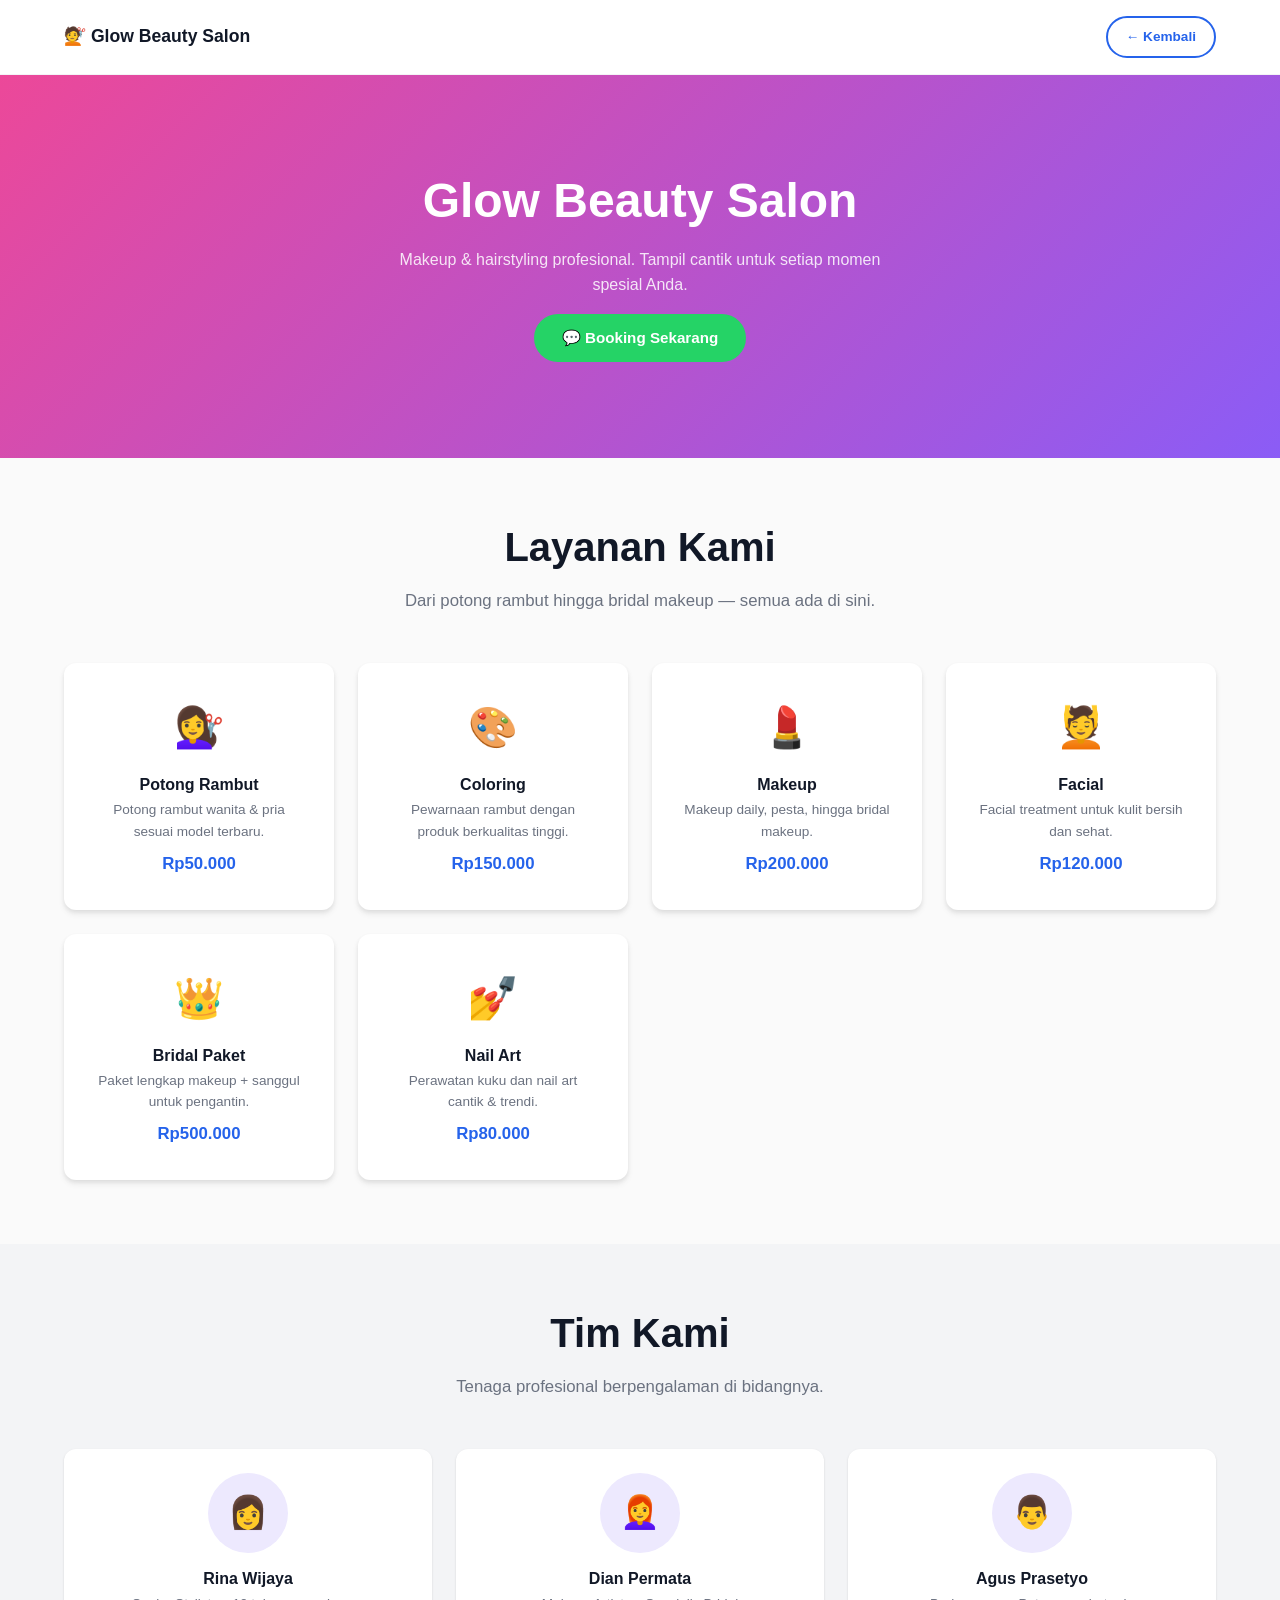
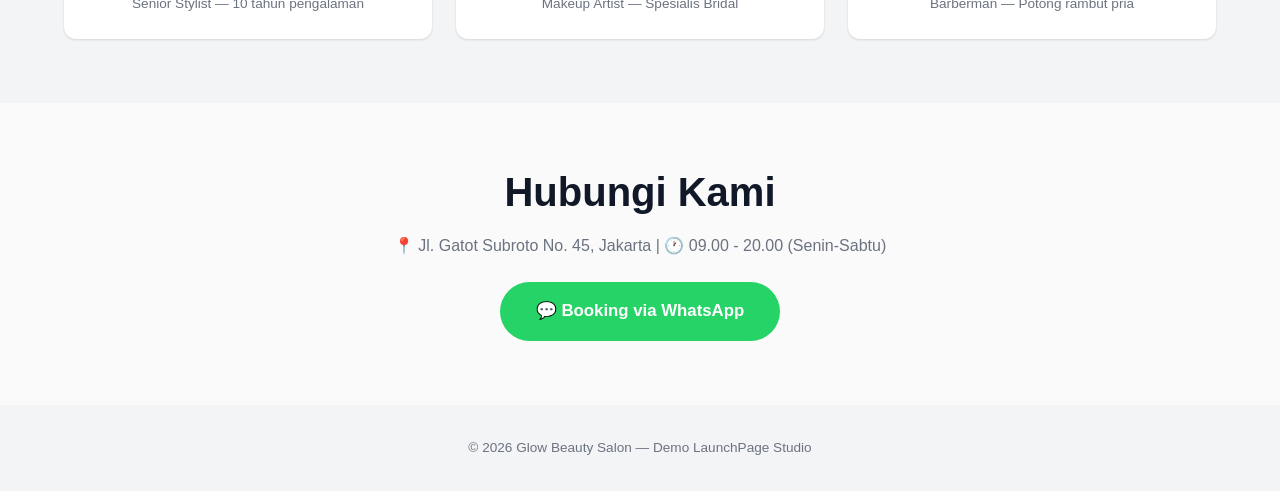
<file: demo/salon.html>
<!DOCTYPE html>
<html lang="id">
<head>
  <meta charset="UTF-8">
  <meta name="viewport" content="width=device-width, initial-scale=1.0">
  <link rel="icon" type="image/x-icon" href="/favicon.ico">
  <link rel="icon" type="image/png" sizes="32x32" href="/assets/favicon-32x32.png">
  <link rel="icon" type="image/png" sizes="192x192" href="/assets/favicon-192x192.png">
  <link rel="apple-touch-icon" sizes="180x180" href="/assets/apple-touch-icon.png">
  <title>Glow Beauty Salon — Demo Salon</title>
  <meta name="description" content="Demo landing page salon - Glow Beauty Salon. Booking online, galeri gaya rambut, dan info harga.">
  <link rel="stylesheet" href="../css/style.css">
  <style>
    .demo-hero-salon {
      background: linear-gradient(135deg, #EC4899, #8B5CF6);
      color: #fff;
      padding: var(--space-4xl) 0;
      text-align: center;
    }
    .demo-hero-salon h1 { color: #fff; font-size: clamp(2rem,5vw,3rem); }
    .demo-hero-salon p { color: rgba(255,255,255,0.85); max-width: 500px; margin: var(--space-md) auto; }
    .services-grid {
      display: grid;
      grid-template-columns: repeat(auto-fit, minmax(220px, 1fr));
      gap: var(--space-lg);
      margin-top: var(--space-xl);
    }
    .service-card {
      text-align: center;
      padding: var(--space-xl);
    }
    .service-card .service-icon {
      font-size: 2.5rem;
      margin-bottom: var(--space-md);
    }
    .service-card h3 { font-size: 1rem; margin-bottom: var(--space-xs); }
    .service-card p { font-size: 0.85rem; color: var(--md-text-muted); margin-bottom: var(--space-sm); }
    .service-card .service-price { font-weight: 700; color: var(--md-primary); font-size: 1.05rem; }
    .team-grid {
      display: grid;
      grid-template-columns: repeat(3, 1fr);
      gap: var(--space-lg);
      margin-top: var(--space-lg);
    }
    .team-card {
      text-align: center;
      padding: var(--space-lg);
    }
    .team-card .team-avatar {
      width: 80px;
      height: 80px;
      border-radius: 50%;
      background: var(--md-secondary-container);
      margin: 0 auto var(--space-md);
      display: flex;
      align-items: center;
      justify-content: center;
      font-size: 2rem;
    }
    .team-card h4 { font-size: 1rem; margin-bottom: var(--space-xs); }
    .team-card p { font-size: 0.85rem; color: var(--md-text-muted); }
    @media (max-width: 768px) {
      .team-grid { grid-template-columns: 1fr; }
    }
  </style>
</head>
<body class="demo-page">
  <header class="demo-header">
    <div class="container">
      <h2>💇 Glow Beauty Salon</h2>
      <a href="../launchpage.html#portofolio" class="btn btn-outlined btn-small">← Kembali</a>
    </div>
  </header>

  <section class="demo-hero-salon">
    <div class="container">
      <h1>Glow Beauty Salon</h1>
      <p>Makeup & hairstyling profesional. Tampil cantik untuk setiap momen spesial Anda.</p>
      <a href="https://wa.me/6281234567890?text=Halo%20Glow%20Salon%2C%20saya%20mau%20booking" class="btn btn-whatsapp">💬 Booking Sekarang</a>
    </div>
  </section>

  <section class="demo-content">
    <div class="container text-center">
      <h2 class="section-title">Layanan Kami</h2>
      <p class="section-subtitle">Dari potong rambut hingga bridal makeup — semua ada di sini.</p>
      <div class="services-grid">
        <div class="service-card m3-card-elevated">
          <div class="service-icon">💇‍♀️</div>
          <h3>Potong Rambut</h3>
          <p>Potong rambut wanita & pria sesuai model terbaru.</p>
          <span class="service-price">Rp50.000</span>
        </div>
        <div class="service-card m3-card-elevated">
          <div class="service-icon">🎨</div>
          <h3>Coloring</h3>
          <p>Pewarnaan rambut dengan produk berkualitas tinggi.</p>
          <span class="service-price">Rp150.000</span>
        </div>
        <div class="service-card m3-card-elevated">
          <div class="service-icon">💄</div>
          <h3>Makeup</h3>
          <p>Makeup daily, pesta, hingga bridal makeup.</p>
          <span class="service-price">Rp200.000</span>
        </div>
        <div class="service-card m3-card-elevated">
          <div class="service-icon">💆</div>
          <h3>Facial</h3>
          <p>Facial treatment untuk kulit bersih dan sehat.</p>
          <span class="service-price">Rp120.000</span>
        </div>
        <div class="service-card m3-card-elevated">
          <div class="service-icon">👑</div>
          <h3>Bridal Paket</h3>
          <p>Paket lengkap makeup + sanggul untuk pengantin.</p>
          <span class="service-price">Rp500.000</span>
        </div>
        <div class="service-card m3-card-elevated">
          <div class="service-icon">💅</div>
          <h3>Nail Art</h3>
          <p>Perawatan kuku dan nail art cantik & trendi.</p>
          <span class="service-price">Rp80.000</span>
        </div>
      </div>
    </div>
  </section>

  <section class="demo-content" style="background: var(--md-surface-variant);">
    <div class="container text-center">
      <h2 class="section-title">Tim Kami</h2>
      <p class="section-subtitle">Tenaga profesional berpengalaman di bidangnya.</p>
      <div class="team-grid">
        <div class="team-card m3-card">
          <div class="team-avatar">👩</div>
          <h4>Rina Wijaya</h4>
          <p>Senior Stylist — 10 tahun pengalaman</p>
        </div>
        <div class="team-card m3-card">
          <div class="team-avatar">👩‍🦰</div>
          <h4>Dian Permata</h4>
          <p>Makeup Artist — Spesialis Bridal</p>
        </div>
        <div class="team-card m3-card">
          <div class="team-avatar">👨</div>
          <h4>Agus Prasetyo</h4>
          <p>Barberman — Potong rambut pria</p>
        </div>
      </div>
    </div>
  </section>

  <section class="demo-content">
    <div class="container text-center">
      <h2 class="section-title">Hubungi Kami</h2>
      <p style="color: var(--md-text-muted); margin-bottom: var(--space-lg);">
        📍 Jl. Gatot Subroto No. 45, Jakarta | 🕐 09.00 - 20.00 (Senin-Sabtu)
      </p>
      <a href="https://wa.me/6281234567890?text=Halo%20Glow%20Salon%2C%20saya%20mau%20booking" class="btn btn-whatsapp btn-large">💬 Booking via WhatsApp</a>
    </div>
  </section>

  <footer class="demo-footer">
    <div class="container">
      <p>&copy; 2026 Glow Beauty Salon — Demo LaunchPage Studio</p>
    </div>
  </footer>
</body>
</html>
</file>
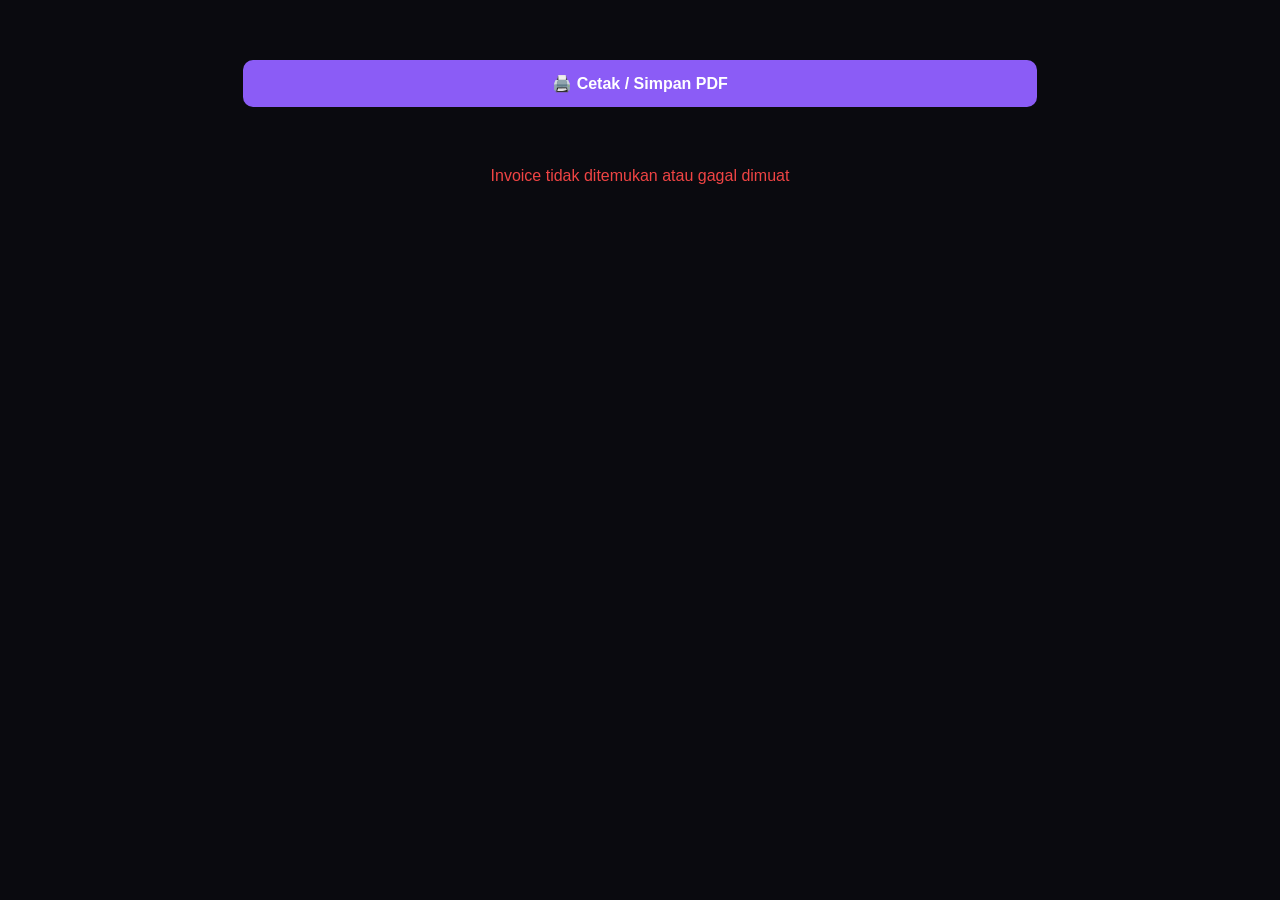
<file: invoice/print.html>
<!DOCTYPE html>
<html lang="id">
<head>
  <meta charset="UTF-8">
  <meta name="viewport" content="width=device-width, initial-scale=1.0">
  <link rel="icon" type="image/x-icon" href="/favicon.ico">
  <link rel="icon" type="image/png" sizes="32x32" href="/assets/favicon-32x32.png">
  <link rel="icon" type="image/png" sizes="192x192" href="/assets/favicon-192x192.png">
  <link rel="apple-touch-icon" sizes="180x180" href="/assets/apple-touch-icon.png">
  <title>Invoice — My Digital ID Page</title>
  <script src="../client/supabase.js"></script>
  <script>
    const SUPABASE_URL = "https://ifozejithwettwcayzqb.supabase.co";
    const SUPABASE_KEY = "eyJhbGciOiJIUzI1NiIsInR5cCI6IkpXVCJ9.eyJpc3MiOiJzdXBhYmFzZSIsInJlZiI6Imlmb3plaml0aHdldHR3Y2F5enFiIiwicm9sZSI6ImFub24iLCJpYXQiOjE3ODI0ODI4NTksImV4cCI6MjA5ODA1ODg1OX0.iV6BBTNKIZ7knXYi0-5B_CYgsote-Mg1BpAvlbJjPHM";
    const supabase = window.__supa;
  </script>
  <style>
    * { margin:0; padding:0; box-sizing:border-box; }
    body {
      font-family: -apple-system, BlinkMacSystemFont, 'Segoe UI', Roboto, sans-serif;
      background: #0a0a0f;
      color: #e2e8f0;
      padding: 40px 20px;
    }
    .invoice-wrap {
      max-width: 210mm;
      margin: 0 auto;
      background: #fff;
      color: #1e293b;
      border-radius: 12px;
      padding: 48px;
      box-shadow: 0 20px 60px rgba(0,0,0,0.3);
    }

    /* Header */
    .invoice-header {
      display: flex;
      justify-content: space-between;
      align-items: flex-start;
      margin-bottom: 40px;
      padding-bottom: 24px;
      border-bottom: 2px solid #f1f5f9;
    }
    .brand h1 {
      font-size: 1.5rem;
      color: #8B5CF6;
      margin-bottom: 4px;
    }
    .brand .tagline {
      font-size: 0.8rem;
      color: #64748b;
    }
    .invoice-title {
      text-align: right;
    }
    .invoice-title h2 {
      font-size: 2rem;
      color: #0f172a;
      text-transform: uppercase;
      letter-spacing: 0.05em;
    }
    .invoice-title .nomor {
      font-size: 0.85rem;
      color: #64748b;
      margin-top: 4px;
    }

    /* Info */
    .info-row {
      display: flex;
      justify-content: space-between;
      margin-bottom: 32px;
    }
    .info-block h3 {
      font-size: 0.75rem;
      text-transform: uppercase;
      letter-spacing: 0.05em;
      color: #94a3b8;
      margin-bottom: 8px;
    }
    .info-block p {
      font-size: 0.9rem;
      color: #334155;
      line-height: 1.6;
    }
    .info-block .nama {
      font-size: 1.1rem;
      font-weight: 700;
      color: #0f172a;
    }

    /* Dates */
    .dates {
      display: flex;
      gap: 32px;
      margin-bottom: 32px;
      padding: 16px 20px;
      background: #f8fafc;
      border-radius: 8px;
    }
    .dates .item {
      font-size: 0.8rem;
      color: #64748b;
    }
    .dates .item strong {
      display: block;
      font-size: 0.95rem;
      color: #0f172a;
      margin-top: 2px;
    }

    /* Table */
    table {
      width: 100%;
      border-collapse: collapse;
      margin-bottom: 24px;
    }
    th {
      text-align: left;
      padding: 12px 16px;
      font-size: 0.75rem;
      text-transform: uppercase;
      letter-spacing: 0.05em;
      color: #94a3b8;
      border-bottom: 2px solid #e2e8f0;
    }
    td {
      padding: 14px 16px;
      border-bottom: 1px solid #f1f5f9;
      font-size: 0.9rem;
      color: #334155;
    }
    td:last-child, th:last-child { text-align: right; }
    td:nth-child(2), th:nth-child(2) { text-align: center; }
    td:nth-child(3), th:nth-child(3) { text-align: right; }
    .total-row td {
      font-weight: 700;
      font-size: 1.1rem;
      color: #0f172a;
      border-bottom: none;
      padding-top: 20px;
    }
    .total-row td:last-child {
      color: #8B5CF6;
      font-size: 1.3rem;
    }

    /* Notes */
    .notes {
      margin-top: 24px;
      padding-top: 24px;
      border-top: 1px solid #e2e8f0;
    }
    .notes h4 {
      font-size: 0.75rem;
      text-transform: uppercase;
      color: #94a3b8;
      margin-bottom: 8px;
    }
    .notes p {
      font-size: 0.85rem;
      color: #64748b;
      line-height: 1.6;
    }

    /* Footer */
    .invoice-footer {
      margin-top: 40px;
      padding-top: 24px;
      border-top: 2px solid #f1f5f9;
      text-align: center;
    }
    .invoice-footer .payment-info {
      font-size: 0.85rem;
      color: #64748b;
      margin-bottom: 8px;
    }
    .invoice-footer .payment-info strong {
      color: #334155;
    }
    .invoice-footer .brand-foot {
      font-size: 0.75rem;
      color: #94a3b8;
    }

    /* Loading state */
    .loading {
      text-align: center;
      padding: 60px;
      color: #64748b;
    }
    .loading .spinner {
      display: inline-block;
      width: 24px;
      height: 24px;
      border: 3px solid rgba(139,92,246,0.2);
      border-top-color: #8B5CF6;
      border-radius: 50%;
      animation: spin 0.8s linear infinite;
      margin-bottom: 12px;
    }
    @keyframes spin { to { transform: rotate(360deg); } }

    .error {
      text-align: center;
      padding: 60px;
      color: #ef4444;
    }

    .btn-print {
      display: block;
      width: 100%;
      max-width: 210mm;
      margin: 20px auto 0;
      padding: 14px;
      background: #8B5CF6;
      color: #fff;
      border: none;
      border-radius: 10px;
      font-size: 1rem;
      font-weight: 600;
      cursor: pointer;
    }
    .btn-print:hover { filter: brightness(1.1); }

    @media print {
      body { background: #fff; padding: 0; }
      .invoice-wrap { box-shadow: none; border-radius: 0; padding: 40px; }
      .btn-print { display: none; }
    }
  </style>
</head>
<body>
  <button class="btn-print" onclick="window.print()">🖨️ Cetak / Simpan PDF</button>
  <div id="loading" class="loading">
    <div class="spinner"></div>
    <p>Memuat invoice...</p>
  </div>
  <div id="error" class="error hidden">Invoice tidak ditemukan</div>
  <div id="invoiceContent" class="invoice-wrap" style="display:none"></div>

  <script>
    const params = new URLSearchParams(window.location.search);
    const id = params.get('id');

    if (!id) {
      document.getElementById('loading').style.display = 'none';
      document.getElementById('error').classList.remove('hidden');
      document.getElementById('error').textContent = 'Parameter ID tidak ditemukan';
    }

    function rupiah(n) {
      return 'Rp' + Number(n).toLocaleString('id-ID');
    }

    async function loadInvoice() {
      try {
        const { data } = await supabase.from('invoices').select('*').eq('id', id).single();

        if (!data) throw new Error('Not found');

        document.getElementById('loading').style.display = 'none';
        const el = document.getElementById('invoiceContent');
        el.style.display = 'block';

        const items = typeof data.items === 'string' ? JSON.parse(data.items) : data.items;

        el.innerHTML = `
          <!-- Header -->
          <div class="invoice-header">
            <div class="brand">
              <h1>◆ My Digital ID Page</h1>
              <div class="tagline">Jasa Pembuatan Landing Page Profesional</div>
            </div>
            <div class="invoice-title">
              <h2>INVOICE</h2>
              <div class="nomor">${data.nomor_invoice}</div>
            </div>
          </div>

          <!-- Info -->
          <div class="info-row">
            <div class="info-block">
              <h3>Kepada</h3>
              <p class="nama">${data.client_nama}</p>
              <p>${data.client_usaha || ''}</p>
              <p>${data.client_alamat || ''}</p>
            </div>
          </div>

          <!-- Dates -->
          <div class="dates">
            <div class="item">Tanggal Invoice <strong>${data.tgl_invoice}</strong></div>
            <div class="item">Jatuh Tempo <strong>${data.tgl_jatuh_tempo}</strong></div>
            <div class="item">Status <strong style="color:${data.status === 'lunas' ? '#10b981' : data.status === 'dikirim' ? '#3b82f6' : '#64748b'}">${data.status.charAt(0).toUpperCase() + data.status.slice(1)}</strong></div>
          </div>

          <!-- Items -->
          <table>
            <thead>
              <tr>
                <th>Deskripsi</th>
                <th style="text-align:center">Qty</th>
                <th style="text-align:right">Harga</th>
                <th style="text-align:right">Subtotal</th>
              </tr>
            </thead>
            <tbody>
              ${items.map(item => `
                <tr>
                  <td>${item.deskripsi}</td>
                  <td style="text-align:center">${item.qty}</td>
                  <td style="text-align:right">${rupiah(item.harga)}</td>
                  <td style="text-align:right">${rupiah(item.subtotal)}</td>
                </tr>
              `).join('')}
              <tr class="total-row">
                <td colspan="3" style="text-align:right">Total</td>
                <td style="text-align:right">${rupiah(data.total)}</td>
              </tr>
            </tbody>
          </table>

          ${data.catatan ? `
            <div class="notes">
              <h4>Catatan</h4>
              <p>${data.catatan}</p>
            </div>
          ` : ''}

          <!-- Footer -->
          <div class="invoice-footer">
            <div class="payment-info">
              <strong>My Digital ID Page</strong><br>
              WA: 0819-9329-5352 | Email: hello@mydigitalid.my.id<br>
              ${data.status !== 'lunas' ? 'Pembayaran: BCA 1234567890 a.n. My Digital ID Page' : '✓ LUNAS'}
            </div>
            <div class="brand-foot">
              ${data.nomor_invoice} • mydigitalid.my.id
            </div>
          </div>
        `;
      } catch (e) {
        document.getElementById('loading').style.display = 'none';
        document.getElementById('error').classList.remove('hidden');
        document.getElementById('error').textContent = 'Invoice tidak ditemukan atau gagal dimuat';
      }
    }

    loadInvoice();
  </script>
</body>
</html>
</file>
<file: css/style.css>
/* ============================================================
   LaunchPage Studio — Material Design 3 + Glassmorphism
   ============================================================ */

/* ---- CSS Variables / Design Tokens ---- */
:root {
  /* Primary palette */
  --md-primary: #2563EB;
  --md-primary-container: #DBEAFE;
  --md-on-primary: #FFFFFF;
  --md-secondary: #7C3AED;
  --md-secondary-container: #EDE9FE;
  --md-on-secondary: #FFFFFF;
  --md-tertiary: #10B981;
  --md-tertiary-container: #D1FAE5;
  --md-on-tertiary: #FFFFFF;

  /* Surfaces */
  --md-background: #FAFAFA;
  --md-surface: #FFFFFF;
  --md-surface-variant: #F3F4F6;
  --md-surface-dim: #E5E7EB;

  /* Text */
  --md-text-primary: #111827;
  --md-text-secondary: #374151;
  --md-text-muted: #6B7280;

  /* Glassmorphism */
  --glass-bg: rgba(255, 255, 255, 0.15);
  --glass-border: rgba(255, 255, 255, 0.25);
  --glass-shadow: 0 8px 32px rgba(0, 0, 0, 0.08);
  --glass-blur: 12px;

  /* Spacing */
  --space-xs: 4px;
  --space-sm: 8px;
  --space-md: 16px;
  --space-lg: 24px;
  --space-xl: 32px;
  --space-2xl: 48px;
  --space-3xl: 64px;
  --space-4xl: 96px;

  /* Border radius */
  --radius-sm: 8px;
  --radius-md: 12px;
  --radius-lg: 16px;
  --radius-xl: 24px;
  --radius-full: 9999px;

  /* Shadows (M3 elevation) */
  --shadow-sm: 0 1px 3px rgba(0,0,0,.08), 0 1px 2px rgba(0,0,0,.06);
  --shadow-md: 0 4px 6px rgba(0,0,0,.07), 0 2px 4px rgba(0,0,0,.06);
  --shadow-lg: 0 10px 25px rgba(0,0,0,.1), 0 4px 10px rgba(0,0,0,.06);
  --shadow-xl: 0 20px 50px rgba(0,0,0,.12);

  /* Typography */
  --font-heading: 'Poppins', -apple-system, BlinkMacSystemFont, sans-serif;
  --font-body: 'Inter', -apple-system, BlinkMacSystemFont, sans-serif;

  /* Transitions */
  --ease-out: cubic-bezier(0.4, 0, 0.2, 1);
  --ease-in-out: cubic-bezier(0.4, 0, 0.2, 1);
  --transition-fast: 200ms var(--ease-out);
  --transition-normal: 350ms var(--ease-out);
  --transition-slow: 500ms var(--ease-out);

  /* Container */
  --container-max: 1200px;
  --container-padding: 24px;

  /* Nav height */
  --nav-height: 72px;
}

/* ---- Dark Mode ---- */
[data-theme="dark"] {
  --md-primary: #60A5FA;
  --md-primary-container: #1E3A5F;
  --md-on-primary: #0F172A;
  --md-secondary: #A78BFA;
  --md-secondary-container: #3B1F6E;
  --md-tertiary: #34D399;
  --md-tertiary-container: #064E3B;

  --md-background: #0F172A;
  --md-surface: #1E293B;
  --md-surface-variant: #334155;
  --md-surface-dim: #0F172A;

  --md-text-primary: #F1F5F9;
  --md-text-secondary: #CBD5E1;
  --md-text-muted: #94A3B8;

  --glass-bg: rgba(30, 41, 59, 0.4);
  --glass-border: rgba(255, 255, 255, 0.08);

  --shadow-sm: 0 1px 3px rgba(0,0,0,.3);
  --shadow-md: 0 4px 6px rgba(0,0,0,.35);
  --shadow-lg: 0 10px 25px rgba(0,0,0,.4);
  --shadow-xl: 0 20px 50px rgba(0,0,0,.5);
}

/* ---- Reset & Base ---- */
*, *::before, *::after {
  margin: 0;
  padding: 0;
  box-sizing: border-box;
}

html {
  scroll-behavior: smooth;
  scroll-padding-top: var(--nav-height);
  -webkit-tap-highlight-color: transparent;
}

body {
  font-family: var(--font-body);
  background: var(--md-background);
  color: var(--md-text-primary);
  line-height: 1.6;
  overflow-x: hidden;
  transition: background var(--transition-normal), color var(--transition-normal);
}

a {
  color: var(--md-primary);
  text-decoration: none;
  transition: color var(--transition-fast);
}
a:hover { color: var(--md-secondary); }

img {
  max-width: 100%;
  height: auto;
  display: block;
}

ul { list-style: none; }

/* ---- Container ---- */
.container {
  max-width: var(--container-max);
  margin: 0 auto;
  padding: 0 var(--container-padding);
}

/* ---- Typography ---- */
h1, h2, h3, h4, h5, h6 {
  font-family: var(--font-heading);
  line-height: 1.25;
  color: var(--md-text-primary);
}

.section-label {
  display: inline-block;
  font-family: var(--font-heading);
  font-size: 0.8rem;
  font-weight: 600;
  letter-spacing: 0.08em;
  text-transform: uppercase;
  color: var(--md-primary);
  margin-bottom: var(--space-md);
}

.section-title {
  font-size: clamp(1.75rem, 4vw, 2.5rem);
  font-weight: 700;
  margin-bottom: var(--space-md);
}

.section-subtitle {
  font-size: 1.05rem;
  color: var(--md-text-muted);
  max-width: 600px;
  margin: 0 auto var(--space-2xl);
}

.text-center { text-align: center; }

/* ---- Buttons (M3 Style) ---- */
.btn {
  display: inline-flex;
  align-items: center;
  gap: var(--space-sm);
  font-family: var(--font-body);
  font-size: 0.95rem;
  font-weight: 600;
  padding: 12px 28px;
  border: none;
  border-radius: var(--radius-full);
  cursor: pointer;
  transition: all var(--transition-fast);
  position: relative;
  overflow: hidden;
  user-select: none;
  -webkit-tap-highlight-color: transparent;
  white-space: nowrap;
}

.btn-contained {
  background: var(--md-primary);
  color: var(--md-on-primary);
  box-shadow: var(--shadow-sm);
}
.btn-contained:hover {
  background: color-mix(in srgb, var(--md-primary) 85%, black);
  box-shadow: var(--shadow-md);
  transform: translateY(-1px);
  color: var(--md-on-primary);
}
.btn-contained:active {
  transform: translateY(0);
  box-shadow: var(--shadow-sm);
}

.btn-outlined {
  background: transparent;
  color: var(--md-primary);
  border: 2px solid var(--md-primary);
}
.btn-outlined:hover {
  background: var(--md-primary-container);
  transform: translateY(-1px);
  color: var(--md-primary);
}

.btn-secondary {
  background: var(--md-secondary);
  color: var(--md-on-secondary);
}
.btn-secondary:hover {
  background: color-mix(in srgb, var(--md-secondary) 85%, black);
  transform: translateY(-1px);
  color: var(--md-on-secondary);
}

.btn-large {
  padding: 16px 36px;
  font-size: 1.05rem;
}

.btn-small {
  padding: 8px 18px;
  font-size: 0.85rem;
}

.btn-whatsapp {
  background: #25D366;
  color: #fff;
}
.btn-whatsapp:hover {
  background: #1DA851;
  transform: translateY(-1px);
  color: #fff;
}

/* ---- Ripple Effect ---- */
.ripple {
  position: absolute;
  border-radius: 50%;
  background: rgba(255,255,255,0.3);
  transform: scale(0);
  animation: ripple-anim 600ms ease-out forwards;
  pointer-events: none;
}
@keyframes ripple-anim {
  to { transform: scale(4); opacity: 0; }
}

/* ---- Glass Card ---- */
.glass-card {
  background: var(--glass-bg);
  backdrop-filter: blur(var(--glass-blur));
  -webkit-backdrop-filter: blur(var(--glass-blur));
  border: 1px solid var(--glass-border);
  border-radius: var(--radius-lg);
  box-shadow: var(--glass-shadow);
}

/* ---- M3 Card ---- */
.m3-card {
  background: var(--md-surface);
  border-radius: var(--radius-md);
  box-shadow: var(--shadow-sm);
  transition: all var(--transition-normal);
  overflow: hidden;
}
.m3-card:hover {
  box-shadow: var(--shadow-lg);
  transform: translateY(-4px);
}

.m3-card-elevated {
  background: var(--md-surface);
  border-radius: var(--radius-md);
  box-shadow: var(--shadow-md);
  transition: all var(--transition-normal);
}
.m3-card-elevated:hover {
  box-shadow: var(--shadow-xl);
  transform: translateY(-4px);
}

.m3-card-outlined {
  background: transparent;
  border: 1px solid var(--md-surface-variant);
  border-radius: var(--radius-md);
  transition: all var(--transition-normal);
}
.m3-card-outlined:hover {
  border-color: var(--md-primary);
  box-shadow: var(--shadow-sm);
}

/* ---- Skeleton Loader ---- */
.skeleton {
  background: linear-gradient(90deg,
    var(--md-surface-variant) 25%,
    var(--md-surface-dim) 50%,
    var(--md-surface-variant) 75%
  );
  background-size: 200% 100%;
  animation: skeleton-shimmer 1.5s infinite;
  border-radius: var(--radius-sm);
}
@keyframes skeleton-shimmer {
  0% { background-position: -200% 0; }
  100% { background-position: 200% 0; }
}

/* ---- Scroll Progress Bar ---- */
#scroll-progress {
  position: fixed;
  top: 0;
  left: 0;
  height: 3px;
  background: linear-gradient(to right, var(--md-primary), var(--md-secondary));
  width: 0%;
  z-index: 9999;
  transition: width 50ms linear;
}

/* ---- Navigation ---- */
.navbar {
  position: fixed;
  top: 0;
  left: 0;
  right: 0;
  height: var(--nav-height);
  z-index: 1000;
  transition: all var(--transition-normal);
  background: transparent;
}
.navbar.scrolled {
  background: rgba(255,255,255,0.85);
  backdrop-filter: blur(16px);
  -webkit-backdrop-filter: blur(16px);
  box-shadow: 0 1px 0 rgba(0,0,0,0.06);
}
[data-theme="dark"] .navbar.scrolled {
  background: rgba(15, 23, 42, 0.85);
}

.navbar .container {
  display: flex;
  align-items: center;
  justify-content: space-between;
  height: 100%;
}

.nav-logo {
  font-family: var(--font-heading);
  font-size: 1.25rem;
  font-weight: 700;
  color: var(--md-text-primary);
  display: flex;
  align-items: center;
  gap: var(--space-sm);
}
.nav-logo span { color: var(--md-primary); }
.nav-logo:hover { color: var(--md-text-primary); }

.nav-links {
  display: flex;
  align-items: center;
  gap: var(--space-xl);
}
.nav-links a {
  font-size: 0.9rem;
  font-weight: 500;
  color: var(--md-text-secondary);
  position: relative;
  transition: color var(--transition-fast);
}
.nav-links a::after {
  content: '';
  position: absolute;
  bottom: -4px;
  left: 0;
  width: 0;
  height: 2px;
  background: var(--md-primary);
  transition: width var(--transition-normal);
  border-radius: 2px;
}
.nav-links a:hover::after,
.nav-links a.active::after { width: 100%; }
.nav-links a:hover { color: var(--md-primary); }

.nav-actions {
  display: flex;
  align-items: center;
  gap: var(--space-md);
}

/* Dark mode toggle */
.theme-toggle {
  width: 40px;
  height: 40px;
  border-radius: 50%;
  border: none;
  background: transparent;
  cursor: pointer;
  font-size: 1.2rem;
  display: flex;
  align-items: center;
  justify-content: center;
  color: var(--md-text-secondary);
  transition: all var(--transition-fast);
  position: relative;
  overflow: hidden;
}
.theme-toggle:hover {
  background: var(--md-surface-variant);
}

/* Hamburger */
.hamburger {
  display: none;
  flex-direction: column;
  gap: 5px;
  width: 28px;
  cursor: pointer;
  background: none;
  border: none;
  padding: 4px;
}
.hamburger span {
  display: block;
  height: 2.5px;
  border-radius: 2px;
  background: var(--md-text-primary);
  transition: all var(--transition-fast);
}
.hamburger.active span:nth-child(1) {
  transform: rotate(45deg) translate(5px, 5px);
}
.hamburger.active span:nth-child(2) { opacity: 0; }
.hamburger.active span:nth-child(3) {
  transform: rotate(-45deg) translate(5px, -5px);
}

/* Mobile nav */
@media (max-width: 768px) {
  .nav-links {
    position: fixed;
    top: var(--nav-height);
    left: 0;
    right: 0;
    background: var(--md-surface);
    flex-direction: column;
    padding: var(--space-lg);
    gap: var(--space-md);
    transform: translateY(-120%);
    opacity: 0;
    transition: all var(--transition-normal);
    box-shadow: var(--shadow-lg);
    z-index: 999;
  }
  .nav-links.open {
    transform: translateY(0);
    opacity: 1;
  }
  .hamburger { display: flex; }
  .nav-links a { font-size: 1rem; padding: var(--space-sm) 0; }
}

/* ---- Hero Section ---- */
.hero {
  min-height: 100vh;
  display: flex;
  align-items: center;
  position: relative;
  overflow: hidden;
  padding-top: var(--nav-height);
}

.hero-bg {
  position: absolute;
  inset: 0;
  background: linear-gradient(135deg, #2563EB 0%, #7C3AED 50%, #10B981 100%);
  z-index: -2;
}

.hero-blob {
  position: absolute;
  border-radius: 50%;
  filter: blur(80px);
  opacity: 0.3;
  animation: blob-float 20s ease-in-out infinite;
  z-index: -1;
}
.hero-blob-1 {
  width: 600px;
  height: 600px;
  background: rgba(255,255,255,0.15);
  top: -200px;
  right: -200px;
  animation-delay: 0s;
}
.hero-blob-2 {
  width: 400px;
  height: 400px;
  background: rgba(255,255,255,0.1);
  bottom: -100px;
  left: -100px;
  animation-delay: -5s;
}
.hero-blob-3 {
  width: 300px;
  height: 300px;
  background: rgba(255,255,255,0.08);
  top: 50%;
  left: 50%;
  animation-delay: -10s;
}

@keyframes blob-float {
  0%, 100% { transform: translate(0, 0) scale(1) rotate(0deg); }
  33% { transform: translate(30px, -30px) scale(1.1) rotate(120deg); }
  66% { transform: translate(-20px, 20px) scale(0.9) rotate(240deg); }
}

.hero-content {
  position: relative;
  z-index: 1;
  display: grid;
  grid-template-columns: 1fr 1fr;
  gap: var(--space-3xl);
  align-items: center;
  padding: var(--space-3xl) 0;
}

.hero-text { color: #fff; }
.hero-text .section-label { color: rgba(255,255,255,0.8); }

.hero-title {
  font-size: clamp(2rem, 5vw, 3.25rem);
  font-weight: 800;
  line-height: 1.15;
  margin-bottom: var(--space-lg);
  color: #fff;
}

.hero-subtitle {
  font-size: 1.1rem;
  line-height: 1.7;
  color: rgba(255,255,255,0.85);
  margin-bottom: var(--space-xl);
  max-width: 520px;
}

.hero-actions {
  display: flex;
  gap: var(--space-md);
  flex-wrap: wrap;
}
.hero-actions .btn-outlined {
  border-color: rgba(255,255,255,0.5);
  color: #fff;
}
.hero-actions .btn-outlined:hover {
  background: rgba(255,255,255,0.1);
  border-color: #fff;
}

.hero-mockup {
  position: relative;
}
.hero-mockup-inner {
  background: var(--glass-bg);
  backdrop-filter: blur(20px);
  -webkit-backdrop-filter: blur(20px);
  border: 1px solid rgba(255,255,255,0.2);
  border-radius: var(--radius-lg);
  padding: var(--space-md);
  box-shadow: 0 20px 60px rgba(0,0,0,0.15);
  overflow: hidden;
}
.hero-mockup-inner .mockup-bar {
  display: flex;
  align-items: center;
  gap: 6px;
  padding: var(--space-sm) var(--space-md);
}
.hero-mockup-inner .mockup-dot {
  width: 10px;
  height: 10px;
  border-radius: 50%;
  background: rgba(255,255,255,0.3);
}
.hero-mockup-inner .mockup-screen {
  background: rgba(255,255,255,0.05);
  border-radius: var(--radius-sm);
  padding: var(--space-lg);
  min-height: 240px;
  display: flex;
  flex-direction: column;
  justify-content: center;
  align-items: center;
  text-align: center;
  color: #fff;
}
.mockup-screen h3 {
  color: #fff;
  font-size: 1.3rem;
  margin-bottom: var(--space-sm);
}
.mockup-screen p {
  opacity: 0.7;
  font-size: 0.9rem;
}
.mockup-screen .mockup-btn {
  margin-top: var(--space-md);
  padding: 8px 24px;
  background: rgba(255,255,255,0.2);
  border-radius: var(--radius-full);
  font-size: 0.85rem;
  border: 1px solid rgba(255,255,255,0.3);
}

/* Hero indicators */
.hero-indicators {
  display: flex;
  gap: var(--space-lg);
  margin-top: var(--space-xl);
  padding-top: var(--space-xl);
  border-top: 1px solid rgba(255,255,255,0.15);
}
.hero-indicators .indicator {
  display: flex;
  align-items: center;
  gap: var(--space-sm);
  font-size: 0.85rem;
  color: rgba(255,255,255,0.75);
}
.hero-indicators .indicator .icon {
  font-size: 1.3rem;
}

@media (max-width: 768px) {
  .hero {
    min-height: auto;
    align-items: flex-start;
    padding-top: calc(var(--nav-height) + var(--space-md));
    padding-bottom: var(--space-2xl);
  }
  .hero-content {
    grid-template-columns: 1fr;
    text-align: center;
    padding: 0;
    gap: var(--space-xl);
  }
  .hero-status-badge {
    font-size: 0.8rem;
    padding: 5px 12px;
    margin-bottom: var(--space-sm);
  }
  .hero-title {
    font-size: clamp(1.75rem, 6vw, 2.25rem);
    line-height: 1.2;
    margin-bottom: var(--space-md);
  }
  .hero-subtitle {
    font-size: 0.95rem;
    line-height: 1.6;
    margin-left: auto;
    margin-right: auto;
    margin-bottom: var(--space-lg);
    max-width: 480px;
  }
  .hero-actions {
    display: flex;
    justify-content: center;
    gap: 12px;
    flex-wrap: wrap;
  }
  .hero-actions .btn {
    padding: 13px 22px;
    font-size: 0.95rem;
  }
  .hero-indicators {
    justify-content: center;
    flex-wrap: wrap;
    gap: 10px var(--space-md);
    margin-top: var(--space-lg);
    padding-top: var(--space-md);
  }
  .hero-indicators .indicator {
    font-size: 0.8rem;
    gap: 6px;
  }
  .hero-indicators .indicator .icon {
    font-size: 1.15rem;
  }
  .hero-mockup {
    display: none;
  }
  .hero-mockup:has(.mockup-ui),
  .hero-mockup.hero-mockup-pandai {
    display: block;
    width: 100%;
    max-width: 440px;
    margin: 0 auto;
  }
  .hero-mockup-inner {
    padding: 10px;
    border-radius: var(--radius-md);
  }
  .hero-mockup-inner .mockup-bar {
    padding: 4px 8px;
    margin-bottom: 4px;
  }
  .hero-mockup-inner .mockup-bar span:last-child {
    font-size: 0.7rem;
  }
  .hero-mockup-inner .mockup-screen {
    padding: 10px 12px;
    min-height: auto;
  }
  .mockup-ui-header {
    font-size: 0.74rem;
    padding-bottom: 6px;
    margin-bottom: 8px;
    gap: 6px;
  }
  .mockup-ui-row {
    padding: 6px 10px;
    margin-bottom: 6px;
    font-size: 0.74rem;
    gap: 6px;
    flex-wrap: wrap;
  }
  .mockup-ui-badge {
    font-size: 0.68rem;
    padding: 2px 6px;
    white-space: nowrap;
  }
}

@media (max-width: 480px) {
  .hero {
    padding-top: calc(var(--nav-height) + var(--space-sm));
    padding-bottom: var(--space-xl);
  }
  .hero .container {
    padding: 0 16px;
  }
  .hero-status-badge {
    font-size: 0.76rem;
    padding: 4px 10px;
    margin-bottom: var(--space-xs);
  }
  .hero-title {
    font-size: clamp(1.65rem, 7vw, 1.95rem);
    line-height: 1.22;
  }
  .hero-subtitle {
    font-size: 0.9rem;
    line-height: 1.55;
    margin-bottom: var(--space-md);
  }
  .hero-actions {
    flex-direction: column;
    align-items: stretch;
    max-width: 320px;
    margin: 0 auto;
    gap: 10px;
  }
  .hero-actions .btn {
    width: 100%;
    justify-content: center;
    padding: 12px 18px;
    font-size: 0.92rem;
    white-space: normal;
    text-align: center;
  }
  .mockup-ui-row {
    padding: 6px 8px;
    font-size: 0.72rem;
  }
  .mockup-ui-badge {
    font-size: 0.65rem;
    padding: 2px 5px;
  }
}

/* ---- Trust Section ---- */
.trust-section {
  padding: var(--space-3xl) 0;
  background: var(--md-surface);
  border-bottom: 1px solid var(--md-surface-variant);
}

.trust-grid {
  display: grid;
  grid-template-columns: repeat(4, 1fr);
  gap: var(--space-lg);
}

.trust-item {
  text-align: center;
  padding: var(--space-lg);
}

.trust-icon {
  font-size: 2.5rem;
  margin-bottom: var(--space-sm);
}

.trust-number {
  font-family: var(--font-heading);
  font-size: 2.25rem;
  font-weight: 800;
  color: var(--md-primary);
  line-height: 1.2;
}

.trust-label {
  font-size: 0.9rem;
  color: var(--md-text-muted);
  font-weight: 500;
}

@media (max-width: 768px) {
  .trust-grid { grid-template-columns: repeat(2, 1fr); }
}

/* ---- Why Us Section ---- */
.why-section {
  padding: var(--space-4xl) 0;
}

.why-grid {
  display: grid;
  grid-template-columns: repeat(3, 1fr);
  gap: var(--space-lg);
}

.why-card {
  padding: var(--space-xl);
}
.why-card .card-icon {
  width: 56px;
  height: 56px;
  border-radius: var(--radius-md);
  display: flex;
  align-items: center;
  justify-content: center;
  font-size: 1.5rem;
  margin-bottom: var(--space-lg);
  background: var(--md-primary-container);
  color: var(--md-primary);
}
.why-card h3 {
  font-size: 1.15rem;
  margin-bottom: var(--space-sm);
}
.why-card p {
  font-size: 0.92rem;
  color: var(--md-text-muted);
  line-height: 1.7;
}

@media (max-width: 768px) {
  .why-grid { grid-template-columns: 1fr; }
}
@media (min-width: 769px) and (max-width: 1024px) {
  .why-grid { grid-template-columns: repeat(2, 1fr); }
}

/* ---- Portfolio / Demo Section ---- */
.portfolio-section {
  padding: var(--space-4xl) 0;
  background: var(--md-surface);
}

.filter-chips {
  display: flex;
  gap: var(--space-sm);
  justify-content: center;
  flex-wrap: wrap;
  margin-bottom: var(--space-xl);
}

.chip {
  padding: 8px 20px;
  border-radius: var(--radius-full);
  border: 1px solid var(--md-surface-variant);
  background: transparent;
  font-family: var(--font-body);
  font-size: 0.88rem;
  font-weight: 500;
  color: var(--md-text-secondary);
  cursor: pointer;
  transition: all var(--transition-fast);
}
.chip:hover {
  border-color: var(--md-primary);
  color: var(--md-primary);
}
.chip.active {
  background: var(--md-primary);
  color: var(--md-on-primary);
  border-color: var(--md-primary);
}

.portfolio-grid {
  display: grid;
  grid-template-columns: repeat(3, 1fr);
  gap: var(--space-lg);
}

.portfolio-card {
  cursor: pointer;
}

.portfolio-card .card-thumbnail {
  aspect-ratio: 16 / 10;
  background: linear-gradient(135deg, var(--md-primary-container), var(--md-secondary-container));
  display: flex;
  align-items: center;
  justify-content: center;
  font-size: 3rem;
  position: relative;
  overflow: hidden;
  transition: all var(--transition-normal);
}
.portfolio-card:hover .card-thumbnail {
  transform: scale(1.03);
}
.portfolio-card .card-thumbnail::after {
  content: '🔍 Lihat Demo';
  position: absolute;
  inset: 0;
  background: rgba(0,0,0,0.4);
  display: flex;
  align-items: center;
  justify-content: center;
  color: #fff;
  font-weight: 600;
  font-size: 0.95rem;
  opacity: 0;
  transition: opacity var(--transition-normal);
}
.portfolio-card:hover .card-thumbnail::after {
  opacity: 1;
}

.portfolio-card .card-body {
  padding: var(--space-lg);
}

.portfolio-card .card-body .card-category {
  font-size: 0.75rem;
  font-weight: 600;
  text-transform: uppercase;
  letter-spacing: 0.06em;
  color: var(--md-primary);
  margin-bottom: var(--space-xs);
}

.portfolio-card .card-body h3 {
  font-size: 1.1rem;
  margin-bottom: var(--space-sm);
}

.portfolio-card .card-body .card-desc {
  font-size: 0.88rem;
  color: var(--md-text-muted);
  margin-bottom: var(--space-md);
}

@media (max-width: 768px) {
  .portfolio-grid { grid-template-columns: 1fr; }
}
@media (min-width: 769px) and (max-width: 1024px) {
  .portfolio-grid { grid-template-columns: repeat(2, 1fr); }
}

/* ---- How It Works ---- */
.how-section {
  padding: var(--space-4xl) 0;
}

.timeline {
  max-width: 700px;
  margin: 0 auto;
  position: relative;
}
.timeline::before {
  content: '';
  position: absolute;
  left: 24px;
  top: 0;
  bottom: 0;
  width: 2px;
  background: var(--md-surface-dim);
}

.timeline-item {
  display: flex;
  gap: var(--space-lg);
  padding-bottom: var(--space-xl);
  position: relative;
}

.timeline-item:last-child { padding-bottom: 0; }

.timeline-icon {
  width: 50px;
  height: 50px;
  border-radius: 50%;
  background: var(--md-primary-container);
  color: var(--md-primary);
  display: flex;
  align-items: center;
  justify-content: center;
  font-size: 1.2rem;
  flex-shrink: 0;
  position: relative;
  z-index: 1;
  border: 3px solid var(--md-background);
}

.timeline-content h3 {
  font-size: 1.1rem;
  margin-bottom: var(--space-xs);
}
.timeline-content p {
  font-size: 0.9rem;
  color: var(--md-text-muted);
}

/* ---- Pricing ---- */
.pricing-section {
  padding: var(--space-4xl) 0;
  background: var(--md-surface);
}

.pricing-grid {
  display: grid;
  grid-template-columns: repeat(3, 1fr);
  gap: var(--space-lg);
  align-items: start;
}

.pricing-card {
  padding: var(--space-xl);
  text-align: center;
  position: relative;
}

.pricing-card.featured {
  border: 2px solid var(--md-primary);
  transform: scale(1.03);
  box-shadow: var(--shadow-lg);
}

.pricing-badge {
  position: absolute;
  top: -12px;
  left: 50%;
  transform: translateX(-50%);
  background: var(--md-primary);
  color: var(--md-on-primary);
  padding: 4px 16px;
  border-radius: var(--radius-full);
  font-size: 0.75rem;
  font-weight: 700;
  letter-spacing: 0.04em;
}

.pricing-name {
  font-size: 0.85rem;
  font-weight: 600;
  text-transform: uppercase;
  letter-spacing: 0.08em;
  color: var(--md-text-muted);
  margin-bottom: var(--space-sm);
}

.pricing-price {
  font-family: var(--font-heading);
  font-size: 2.5rem;
  font-weight: 800;
  color: var(--md-text-primary);
  margin-bottom: var(--space-xs);
}

.pricing-price .currency {
  font-size: 1rem;
  font-weight: 600;
  vertical-align: super;
}

.pricing-price .period {
  font-size: 0.9rem;
  font-weight: 400;
  color: var(--md-text-muted);
}

.pricing-desc {
  font-size: 0.88rem;
  color: var(--md-text-muted);
  margin-bottom: var(--space-lg);
}

.pricing-features {
  text-align: left;
  margin-bottom: var(--space-xl);
}

.pricing-features li {
  padding: var(--space-sm) 0;
  font-size: 0.9rem;
  color: var(--md-text-secondary);
  display: flex;
  align-items: center;
  gap: var(--space-sm);
}

.pricing-features li .check {
  color: var(--md-tertiary);
  font-weight: 700;
  flex-shrink: 0;
}

@media (max-width: 768px) {
  .pricing-grid { grid-template-columns: 1fr; }
  .pricing-card.featured {
    transform: none;
    order: -1;
  }
}
@media (min-width: 769px) and (max-width: 1024px) {
  .pricing-grid { grid-template-columns: repeat(2, 1fr); }
  .pricing-card.featured { order: -1; grid-column: 1 / -1; }
}

/* ---- Testimonials ---- */
.testi-section {
  padding: var(--space-4xl) 0;
}

.testi-carousel {
  display: flex;
  gap: var(--space-lg);
  overflow-x: auto;
  scroll-snap-type: x mandatory;
  scrollbar-width: none;
  -ms-overflow-style: none;
  padding-bottom: var(--space-md);
  cursor: grab;
}
.testi-carousel::-webkit-scrollbar { display: none; }

.testi-card {
  min-width: 340px;
  max-width: 400px;
  flex-shrink: 0;
  scroll-snap-align: start;
  padding: var(--space-xl);
}

.testi-stars {
  color: #F59E0B;
  font-size: 1rem;
  margin-bottom: var(--space-md);
  letter-spacing: 2px;
}

.testi-text {
  font-size: 0.95rem;
  line-height: 1.7;
  color: var(--md-text-secondary);
  margin-bottom: var(--space-lg);
  font-style: italic;
}

.testi-author {
  display: flex;
  align-items: center;
  gap: var(--space-md);
}

.testi-avatar {
  width: 48px;
  height: 48px;
  border-radius: 50%;
  background: var(--md-primary-container);
  color: var(--md-primary);
  display: flex;
  align-items: center;
  justify-content: center;
  font-weight: 700;
  font-size: 1.1rem;
}

.testi-name {
  font-weight: 600;
  font-size: 0.95rem;
}
.testi-business {
  font-size: 0.82rem;
  color: var(--md-text-muted);
}

.testi-dots {
  display: flex;
  justify-content: center;
  gap: var(--space-sm);
  margin-top: var(--space-lg);
}
.testi-dot {
  width: 8px;
  height: 8px;
  border-radius: 50%;
  background: var(--md-surface-dim);
  border: none;
  cursor: pointer;
  transition: all var(--transition-fast);
}
.testi-dot.active { background: var(--md-primary); width: 24px; border-radius: 4px; }

/* ---- FAQ ---- */
.faq-section {
  padding: var(--space-4xl) 0;
  background: var(--md-surface);
}

.faq-list {
  max-width: 700px;
  margin: 0 auto;
}

.faq-item {
  border-bottom: 1px solid var(--md-surface-variant);
}

.faq-question {
  width: 100%;
  display: flex;
  justify-content: space-between;
  align-items: center;
  padding: var(--space-lg) 0;
  background: none;
  border: none;
  font-family: var(--font-body);
  font-size: 1rem;
  font-weight: 600;
  color: var(--md-text-primary);
  cursor: pointer;
  text-align: left;
  gap: var(--space-md);
  transition: color var(--transition-fast);
}
.faq-question:hover { color: var(--md-primary); }

.faq-icon {
  font-size: 1.3rem;
  transition: transform var(--transition-fast);
  flex-shrink: 0;
}
.faq-item.open .faq-icon { transform: rotate(45deg); }

.faq-answer {
  max-height: 0;
  overflow: hidden;
  transition: max-height var(--transition-normal), padding var(--transition-normal);
}
.faq-item.open .faq-answer {
  max-height: 300px;
  padding-bottom: var(--space-lg);
}

.faq-answer p {
  color: var(--md-text-muted);
  font-size: 0.95rem;
  line-height: 1.7;
}
.faq-answer a {
  color: var(--md-primary);
  font-weight: 600;
}

/* ---- CTA Section ---- */
.cta-section {
  padding: var(--space-4xl) 0;
  background: linear-gradient(135deg, var(--md-primary), var(--md-secondary));
  text-align: center;
  color: #fff;
}

.cta-section h2 {
  font-size: clamp(1.6rem, 4vw, 2.2rem);
  color: #fff;
  margin-bottom: var(--space-md);
}

.cta-section p {
  font-size: 1.05rem;
  color: rgba(255,255,255,0.85);
  margin-bottom: var(--space-xl);
  max-width: 500px;
  margin-left: auto;
  margin-right: auto;
}

.cta-section .btn-whatsapp {
  font-size: 1.1rem;
  padding: 16px 40px;
}

/* ---- Footer ---- */
.footer {
  background: var(--md-surface);
  border-top: 1px solid var(--md-surface-variant);
  padding: var(--space-3xl) 0 var(--space-lg);
}

.footer-grid {
  display: grid;
  grid-template-columns: 2fr 1fr 1fr 1fr;
  gap: var(--space-xl);
  margin-bottom: var(--space-2xl);
}

.footer-brand .footer-logo {
  font-family: var(--font-heading);
  font-size: 1.2rem;
  font-weight: 700;
  margin-bottom: var(--space-sm);
}
.footer-brand .footer-logo span { color: var(--md-primary); }
.footer-brand p {
  font-size: 0.88rem;
  color: var(--md-text-muted);
  max-width: 300px;
  line-height: 1.7;
}

.footer-col h4 {
  font-size: 0.85rem;
  font-weight: 600;
  text-transform: uppercase;
  letter-spacing: 0.06em;
  color: var(--md-text-muted);
  margin-bottom: var(--space-md);
}

.footer-col a {
  display: block;
  padding: var(--space-xs) 0;
  font-size: 0.9rem;
  color: var(--md-text-secondary);
}
.footer-col a:hover { color: var(--md-primary); }

.footer-bottom {
  border-top: 1px solid var(--md-surface-variant);
  padding-top: var(--space-lg);
  display: flex;
  justify-content: space-between;
  align-items: center;
  flex-wrap: wrap;
  gap: var(--space-md);
  font-size: 0.85rem;
  color: var(--md-text-muted);
}

.footer-social {
  display: flex;
  gap: var(--space-md);
}
.footer-social a {
  width: 40px;
  height: 40px;
  border-radius: 50%;
  background: var(--md-surface-variant);
  display: flex;
  align-items: center;
  justify-content: center;
  font-size: 1.1rem;
  transition: all var(--transition-fast);
}
.footer-social a:hover {
  background: var(--md-primary);
  color: #fff;
}

@media (max-width: 768px) {
  .footer-grid { grid-template-columns: 1fr 1fr; }
  .footer-brand { grid-column: 1 / -1; }
  .footer-bottom { flex-direction: column; text-align: center; }
}

/* ---- FAB WhatsApp ---- */
.fab-wa {
  position: fixed;
  bottom: 24px;
  right: 24px;
  width: 60px;
  height: 60px;
  border-radius: 50%;
  background: #25D366;
  color: #fff;
  border: none;
  font-size: 1.6rem;
  cursor: pointer;
  box-shadow: 0 4px 16px rgba(37, 211, 102, 0.4);
  display: flex;
  align-items: center;
  justify-content: center;
  z-index: 999;
  transition: all var(--transition-fast);
  position: relative;
  overflow: hidden;
}
.fab-wa:hover {
  transform: scale(1.1);
  box-shadow: 0 6px 24px rgba(37, 211, 102, 0.5);
}
.fab-wa .ripple {
  background: rgba(255,255,255,0.25);
}
.fab-wa-tooltip {
  position: absolute;
  right: 68px;
  background: var(--md-surface);
  color: var(--md-text-primary);
  padding: 8px 16px;
  border-radius: var(--radius-sm);
  font-size: 0.85rem;
  font-weight: 500;
  box-shadow: var(--shadow-md);
  white-space: nowrap;
  opacity: 0;
  pointer-events: none;
  transition: opacity var(--transition-fast);
}
.fab-wa:hover .fab-wa-tooltip { opacity: 1; }

/* ---- Back to Top ---- */
.back-to-top {
  position: fixed;
  bottom: 96px;
  right: 24px;
  width: 44px;
  height: 44px;
  border-radius: 50%;
  background: var(--md-surface);
  color: var(--md-text-secondary);
  border: 1px solid var(--md-surface-variant);
  font-size: 1.2rem;
  cursor: pointer;
  box-shadow: var(--shadow-md);
  display: flex;
  align-items: center;
  justify-content: center;
  z-index: 998;
  opacity: 0;
  transform: translateY(20px);
  pointer-events: none;
  transition: all var(--transition-fast);
}
.back-to-top.visible {
  opacity: 1;
  transform: translateY(0);
  pointer-events: auto;
}
.back-to-top:hover {
  background: var(--md-primary);
  color: #fff;
  border-color: var(--md-primary);
}

/* ---- Modal ---- */
.modal-overlay {
  position: fixed;
  inset: 0;
  background: rgba(0, 0, 0, 0.5);
  backdrop-filter: blur(4px);
  -webkit-backdrop-filter: blur(4px);
  z-index: 9999;
  display: flex;
  align-items: center;
  justify-content: center;
  padding: var(--space-md);
  opacity: 0;
  pointer-events: none;
  transition: opacity var(--transition-normal);
}
.modal-overlay.active {
  opacity: 1;
  pointer-events: auto;
}

.modal {
  background: var(--md-surface);
  border-radius: var(--radius-lg);
  box-shadow: var(--shadow-xl);
  max-width: 560px;
  width: 100%;
  max-height: 90vh;
  overflow-y: auto;
  transform: scale(0.95) translateY(20px);
  transition: transform var(--transition-normal);
}
.modal-overlay.active .modal {
  transform: scale(1) translateY(0);
}

.modal-header {
  display: flex;
  justify-content: space-between;
  align-items: center;
  padding: var(--space-lg) var(--space-xl);
  border-bottom: 1px solid var(--md-surface-variant);
}
.modal-header h3 {
  font-size: 1.2rem;
  font-weight: 700;
}
.modal-close {
  width: 36px;
  height: 36px;
  border-radius: 50%;
  border: none;
  background: var(--md-surface-variant);
  cursor: pointer;
  font-size: 1rem;
  display: flex;
  align-items: center;
  justify-content: center;
  transition: all var(--transition-fast);
  color: var(--md-text-secondary);
}
.modal-close:hover {
  background: var(--md-surface-dim);
  color: var(--md-text-primary);
}

.modal-body {
  padding: var(--space-xl);
}

.form-row {
  display: grid;
  grid-template-columns: 1fr 1fr;
  gap: var(--space-md);
  margin-bottom: var(--space-md);
}

.form-group {
  margin-bottom: var(--space-md);
}
.form-group label {
  display: block;
  font-size: 0.88rem;
  font-weight: 600;
  color: var(--md-text-secondary);
  margin-bottom: var(--space-xs);
}
.form-input {
  width: 100%;
  padding: 12px 14px;
  border: 2px solid var(--md-surface-variant);
  border-radius: var(--radius-sm);
  font-family: var(--font-body);
  font-size: 0.95rem;
  background: var(--md-surface);
  color: var(--md-text-primary);
  transition: border-color var(--transition-fast);
  outline: none;
}
.form-input:focus {
  border-color: var(--md-primary);
}
.form-input::placeholder {
  color: var(--md-text-muted);
  opacity: 0.6;
}
textarea.form-input {
  resize: vertical;
  min-height: 80px;
}
select.form-input {
  appearance: auto;
}

.form-note {
  font-size: 0.82rem;
  color: var(--md-text-muted);
  margin-top: var(--space-sm);
}

.modal-footer {
  display: flex;
  gap: var(--space-md);
  justify-content: flex-end;
  padding: var(--space-lg) var(--space-xl);
  border-top: 1px solid var(--md-surface-variant);
}

@media (max-width: 600px) {
  .form-row { grid-template-columns: 1fr; }
  .modal { max-height: 95vh; }
}

/* ---- Toast ---- */
.toast {
  position: fixed;
  bottom: 100px;
  left: 50%;
  transform: translateX(-50%) translateY(20px);
  background: var(--md-text-primary);
  color: var(--md-background);
  padding: 12px 24px;
  border-radius: var(--radius-sm);
  font-size: 0.9rem;
  font-weight: 500;
  box-shadow: var(--shadow-lg);
  z-index: 9999;
  opacity: 0;
  pointer-events: none;
  transition: all var(--transition-normal);
}
.toast.show {
  opacity: 1;
  transform: translateX(-50%) translateY(0);
}

/* ---- Animations ---- */
.fade-up {
  opacity: 0;
  transform: translateY(30px);
  transition: all 0.6s var(--ease-out);
}
.fade-up.visible {
  opacity: 1;
  transform: translateY(0);
}

.fade-in {
  opacity: 0;
  transition: opacity 0.6s var(--ease-out);
}
.fade-in.visible { opacity: 1; }

/* Delay helpers */
.delay-100 { transition-delay: 0.1s; }
.delay-200 { transition-delay: 0.2s; }
.delay-300 { transition-delay: 0.3s; }
.delay-400 { transition-delay: 0.4s; }
.delay-500 { transition-delay: 0.5s; }
.delay-600 { transition-delay: 0.6s; }

/* ---- Utility ---- */
.gap-sm { gap: var(--space-sm); }
.gap-md { gap: var(--space-md); }
.gap-lg { gap: var(--space-lg); }
.mt-lg { margin-top: var(--space-lg); }
.mt-xl { margin-top: var(--space-xl); }
.mb-lg { margin-bottom: var(--space-lg); }
.mb-xl { margin-bottom: var(--space-xl); }

/* ---- Section Divider ---- */
.section-divider {
  height: 1px;
  background: var(--md-surface-variant);
  margin: 0;
  border: none;
}

/* ---- Demo pages common styles ---- */
.demo-page {
  min-height: 100vh;
  display: flex;
  flex-direction: column;
}
.demo-page .demo-header {
  background: var(--md-surface);
  border-bottom: 1px solid var(--md-surface-variant);
  padding: var(--space-md) 0;
  position: sticky;
  top: 0;
  z-index: 100;
  backdrop-filter: blur(12px);
}
.demo-page .demo-header .container {
  display: flex;
  justify-content: space-between;
  align-items: center;
}
.demo-page .demo-header h2 {
  font-size: 1.1rem;
}
.demo-page .demo-hero {
  padding: var(--space-4xl) 0;
  text-align: center;
  background: linear-gradient(135deg, var(--md-primary-container), var(--md-secondary-container));
}
.demo-page .demo-hero h1 {
  font-size: clamp(1.8rem, 4vw, 2.5rem);
  margin-bottom: var(--space-md);
}
.demo-page .demo-content {
  padding: var(--space-3xl) 0;
  flex: 1;
}
.demo-page .demo-footer {
  background: var(--md-surface-variant);
  padding: var(--space-xl) 0;
  text-align: center;
  font-size: 0.85rem;
  color: var(--md-text-muted);
}

/* ---- PandAI Specific Styles ---- */
.hero-status-badge {
  display: inline-flex;
  align-items: center;
  gap: 8px;
  background: rgba(255, 255, 255, 0.15);
  backdrop-filter: blur(8px);
  -webkit-backdrop-filter: blur(8px);
  border: 1px solid rgba(255, 255, 255, 0.3);
  padding: 6px 14px;
  border-radius: var(--radius-full);
  font-size: 0.85rem;
  font-weight: 600;
  color: #FFFFFF;
  margin-bottom: var(--space-md);
  letter-spacing: 0.02em;
}

.status-dot {
  width: 8px;
  height: 8px;
  border-radius: 50%;
  background: #10B981;
  box-shadow: 0 0 0 0 rgba(16, 185, 129, 0.7);
  animation: pulse-dot 2s infinite;
}

@keyframes pulse-dot {
  0% { transform: scale(0.95); box-shadow: 0 0 0 0 rgba(16, 185, 129, 0.7); }
  70% { transform: scale(1); box-shadow: 0 0 0 6px rgba(16, 185, 129, 0); }
  100% { transform: scale(0.95); box-shadow: 0 0 0 0 rgba(16, 185, 129, 0); }
}

.transparency-box {
  background: var(--md-surface-variant);
  border-left: 4px solid var(--md-primary);
  border-radius: 0 var(--radius-md) var(--radius-md) 0;
  padding: var(--space-md) var(--space-lg);
  margin-top: var(--space-xl);
  font-size: 0.9rem;
  color: var(--md-text-secondary);
  line-height: 1.6;
}

.transparency-box strong {
  color: var(--md-text-primary);
}

.roadmap-phase-tag {
  display: inline-block;
  font-size: 0.75rem;
  font-weight: 700;
  text-transform: uppercase;
  letter-spacing: 0.05em;
  padding: 4px 10px;
  border-radius: var(--radius-full);
  margin-bottom: var(--space-xs);
}

.roadmap-phase-tag.active {
  background: var(--md-tertiary-container);
  color: var(--md-tertiary);
}

.roadmap-phase-tag.planned {
  background: var(--md-primary-container);
  color: var(--md-primary);
}

.roadmap-phase-tag.future {
  background: var(--md-secondary-container);
  color: var(--md-secondary);
}

.roadmap-list {
  list-style: none;
  padding: 0;
  margin: var(--space-sm) 0 0 0;
}

.roadmap-list li {
  display: flex;
  align-items: flex-start;
  gap: 8px;
  font-size: 0.88rem;
  color: var(--md-text-secondary);
  margin-bottom: 6px;
  line-height: 1.5;
}

.roadmap-list li .icon {
  flex-shrink: 0;
  margin-top: 2px;
}

.contact-grid {
  display: grid;
  grid-template-columns: repeat(auto-fit, minmax(280px, 1fr));
  gap: var(--space-lg);
  margin-top: var(--space-xl);
}

.contact-card {
  background: var(--md-surface);
  border: 1px solid var(--md-surface-dim);
  border-radius: var(--radius-lg);
  padding: var(--space-xl);
  box-shadow: var(--shadow-sm);
  transition: all var(--transition-fast);
}

.contact-card:hover {
  transform: translateY(-2px);
  box-shadow: var(--shadow-md);
  border-color: var(--md-primary);
}

.contact-card h3 {
  font-size: 1.15rem;
  margin-bottom: var(--space-xs);
  display: flex;
  align-items: center;
  gap: 8px;
}

.contact-card p {
  font-size: 0.9rem;
  color: var(--md-text-muted);
  line-height: 1.5;
  margin-bottom: var(--space-sm);
}

.contact-card .contact-val {
  font-size: 1.05rem;
  font-weight: 600;
  color: var(--md-primary);
  word-break: break-all;
}

.mockup-ui {
  text-align: left;
  width: 100%;
}

.mockup-ui-header {
  border-bottom: 1px solid rgba(255, 255, 255, 0.15);
  padding-bottom: 8px;
  margin-bottom: 12px;
  display: flex;
  justify-content: space-between;
  align-items: center;
  font-size: 0.8rem;
  opacity: 0.9;
}

.mockup-ui-row {
  background: rgba(255, 255, 255, 0.08);
  border-radius: var(--radius-sm);
  padding: 8px 12px;
  margin-bottom: 8px;
  font-size: 0.8rem;
  display: flex;
  justify-content: space-between;
  align-items: center;
}

.mockup-ui-badge {
  background: rgba(255, 255, 255, 0.2);
  padding: 2px 8px;
  border-radius: 4px;
  font-size: 0.72rem;
  font-family: monospace;
}
</file>
